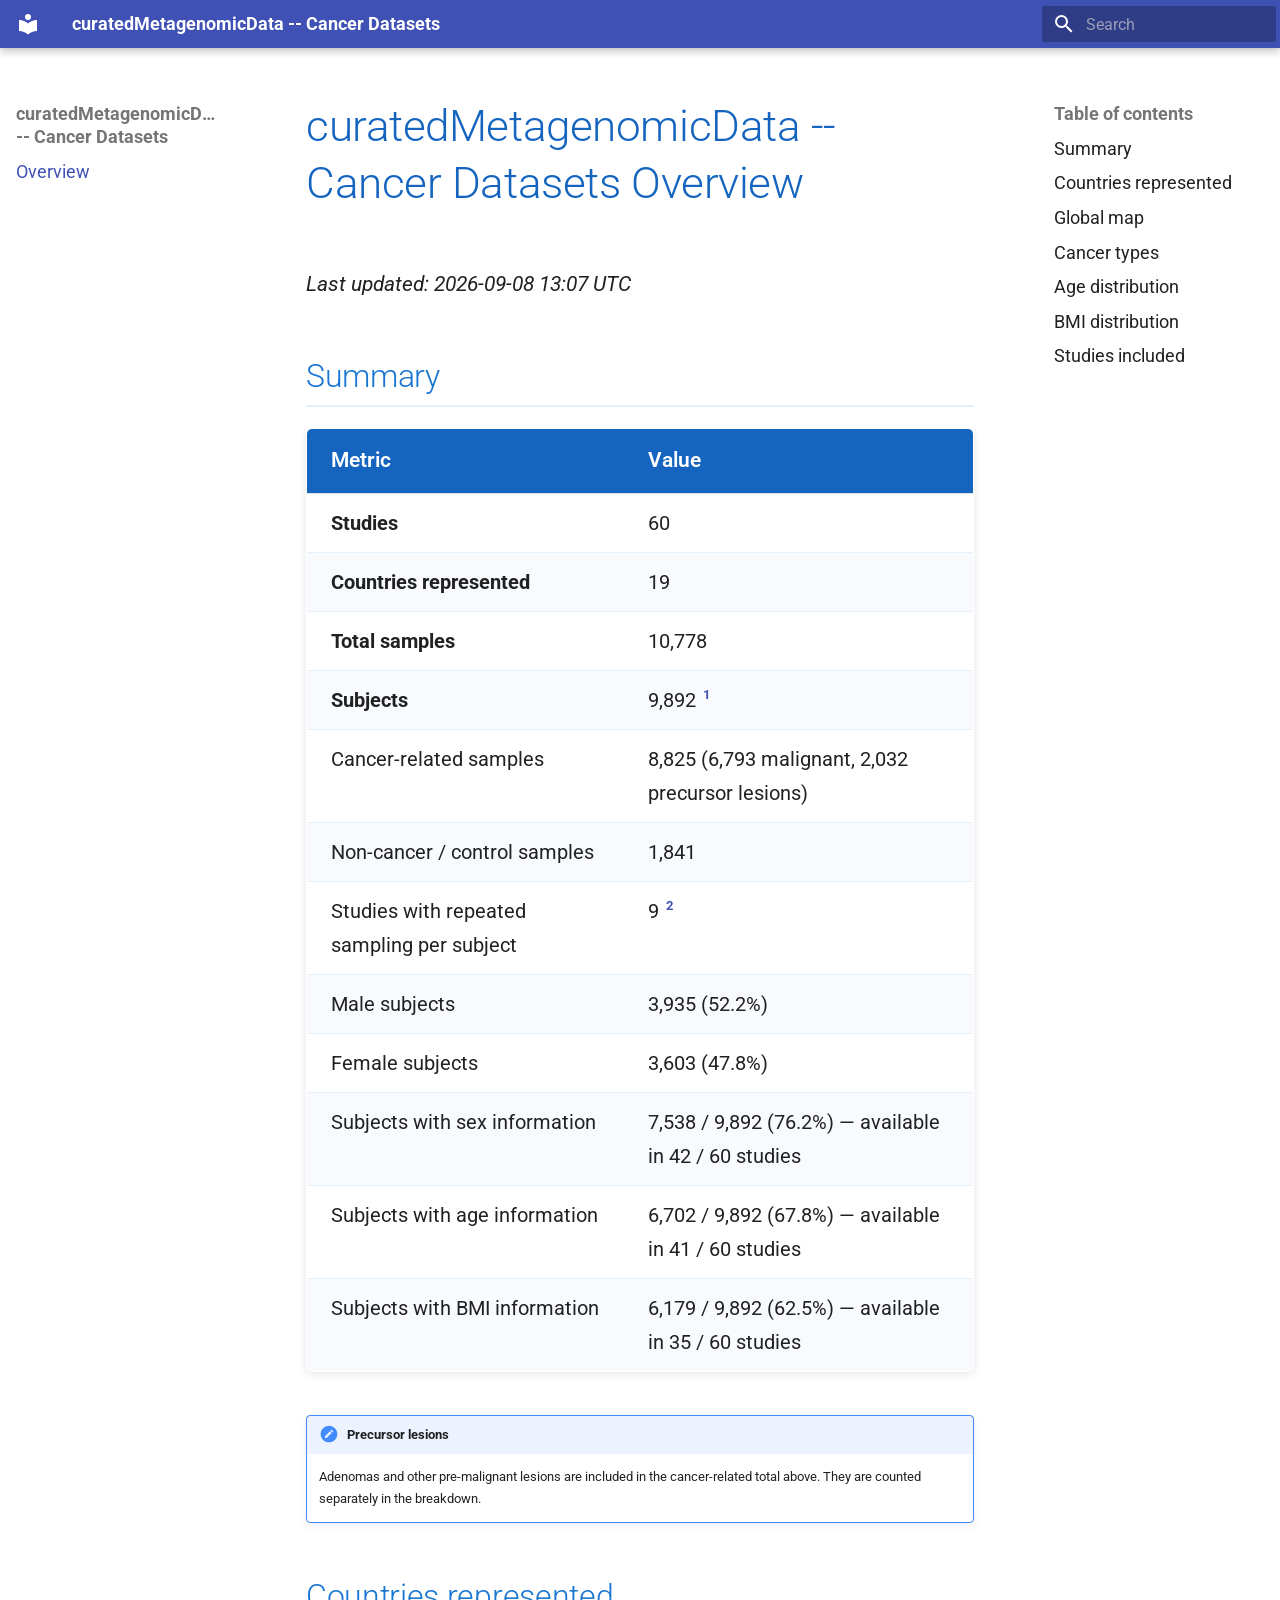
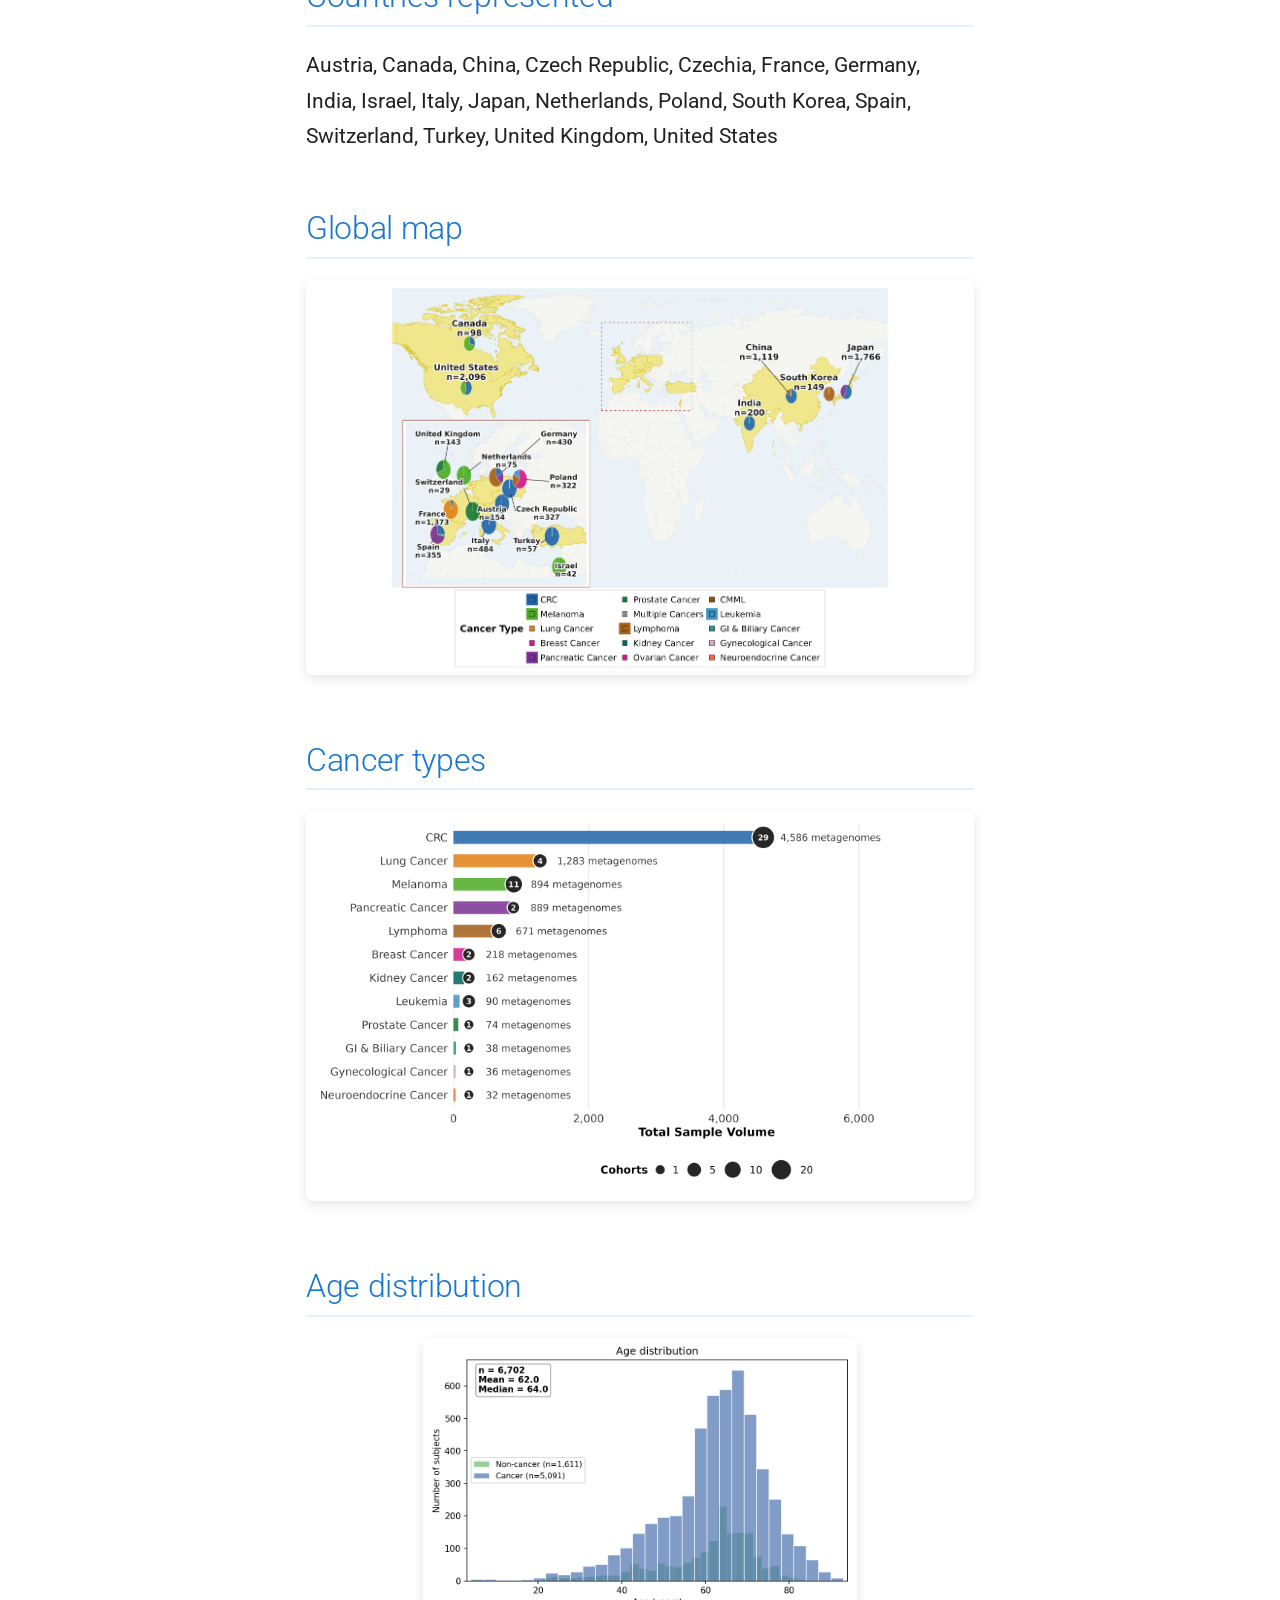
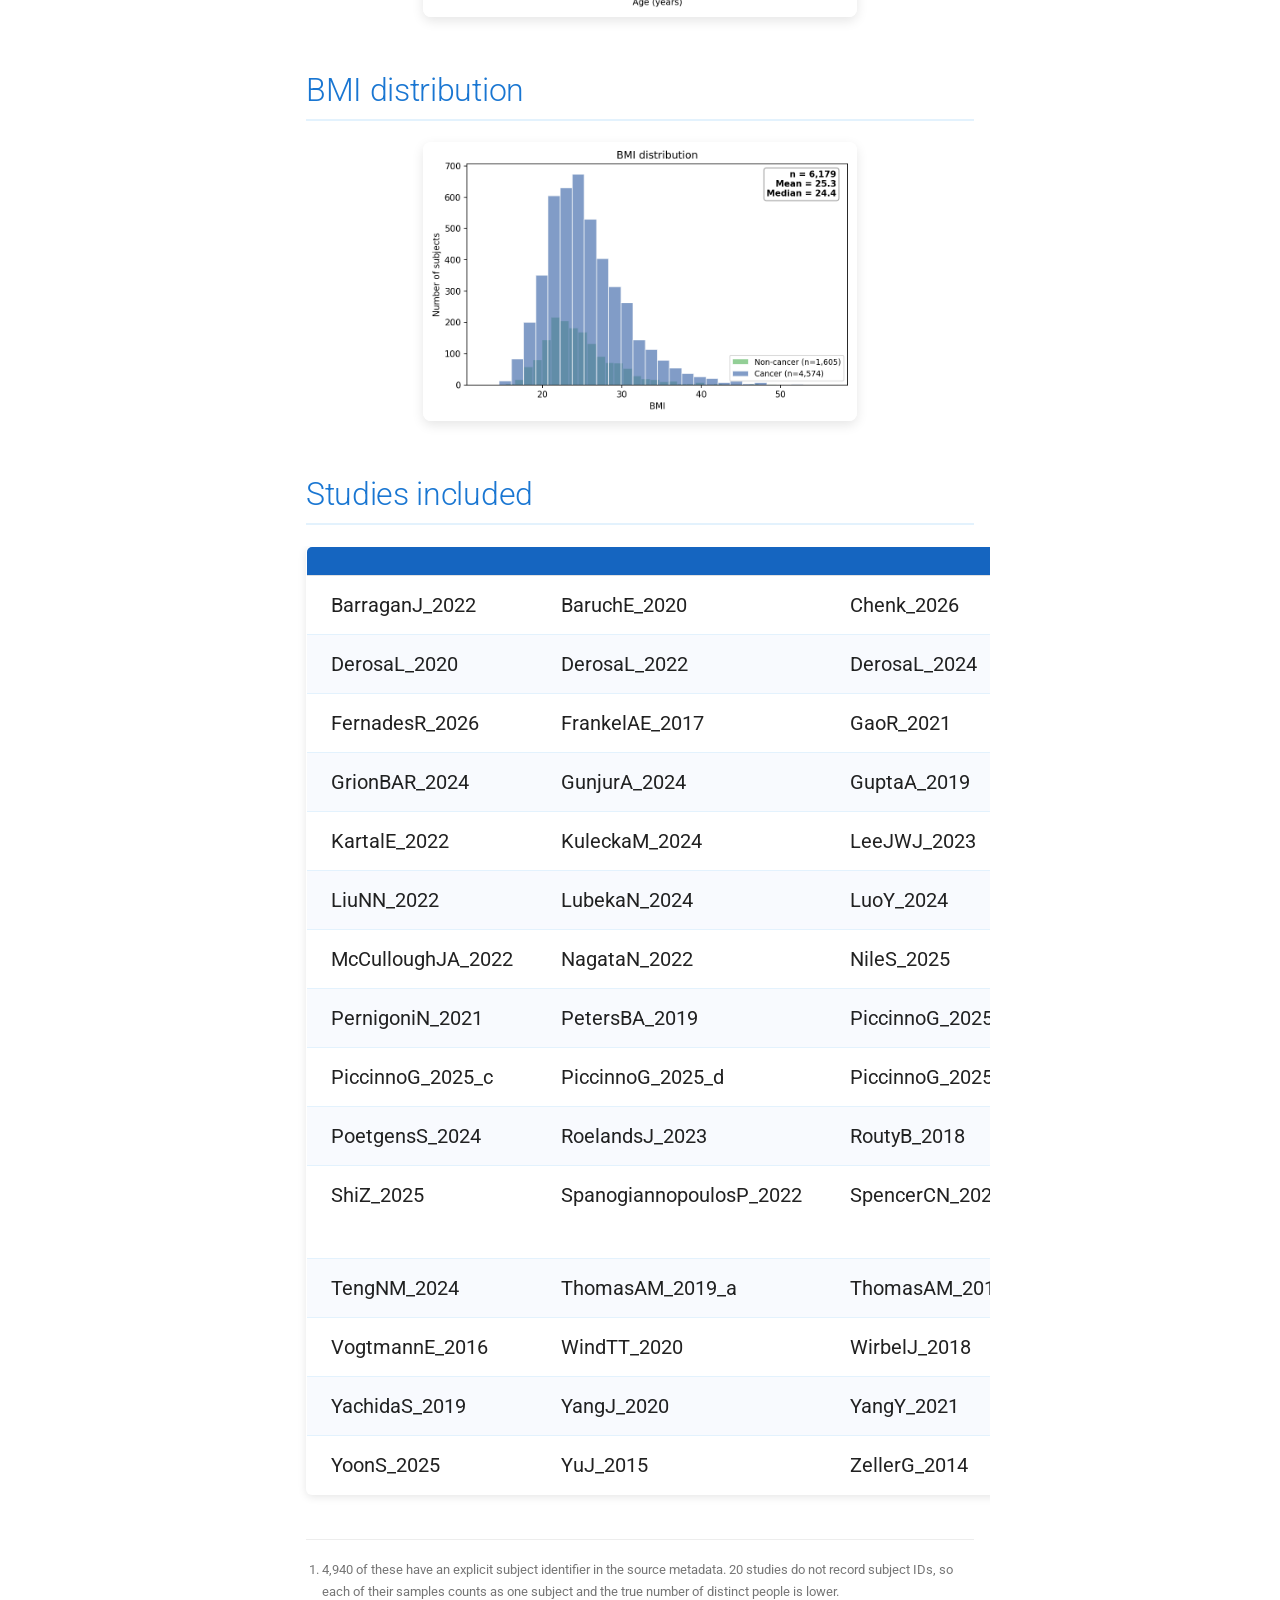
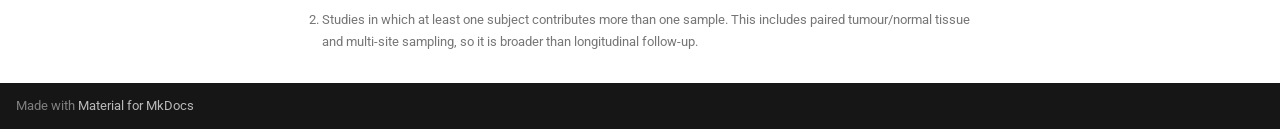
<file: index.html>
<!doctype html>
<html lang="en" class="no-js">
  <head>
    
      <meta charset="utf-8">
      <meta name="viewport" content="width=device-width,initial-scale=1">
      
      
      
      
      
      
        
      
      
      <link rel="icon" href="assets/images/favicon.png">
      <meta name="generator" content="mkdocs-1.6.1, mkdocs-material-9.7.6">
    
    
      
        <title>curatedMetagenomicData -- Cancer Datasets</title>
      
    
    
      <link rel="stylesheet" href="assets/stylesheets/main.484c7ddc.min.css">
      
      


    
    
      
    
    
      
        
        
        <link rel="preconnect" href="https://fonts.gstatic.com" crossorigin>
        <link rel="stylesheet" href="https://fonts.googleapis.com/css?family=Roboto:300,300i,400,400i,700,700i%7CRoboto+Mono:400,400i,700,700i&display=fallback">
        <style>:root{--md-text-font:"Roboto";--md-code-font:"Roboto Mono"}</style>
      
    
    
      <link rel="stylesheet" href="stylesheets/extra.css">
    
    <script>__md_scope=new URL(".",location),__md_hash=e=>[...e].reduce(((e,_)=>(e<<5)-e+_.charCodeAt(0)),0),__md_get=(e,_=localStorage,t=__md_scope)=>JSON.parse(_.getItem(t.pathname+"."+e)),__md_set=(e,_,t=localStorage,a=__md_scope)=>{try{t.setItem(a.pathname+"."+e,JSON.stringify(_))}catch(e){}}</script>
    
      

    
    
  </head>
  
  
    <body dir="ltr">
  
    
    <input class="md-toggle" data-md-toggle="drawer" type="checkbox" id="__drawer" autocomplete="off">
    <input class="md-toggle" data-md-toggle="search" type="checkbox" id="__search" autocomplete="off">
    <label class="md-overlay" for="__drawer"></label>
    <div data-md-component="skip">
      
        
        <a href="#curatedmetagenomicdata-cancer-datasets-overview" class="md-skip">
          Skip to content
        </a>
      
    </div>
    <div data-md-component="announce">
      
    </div>
    
    
      

  

<header class="md-header md-header--shadow" data-md-component="header">
  <nav class="md-header__inner md-grid" aria-label="Header">
    <a href="." title="curatedMetagenomicData -- Cancer Datasets" class="md-header__button md-logo" aria-label="curatedMetagenomicData -- Cancer Datasets" data-md-component="logo">
      
  
  <svg xmlns="http://www.w3.org/2000/svg" viewBox="0 0 24 24"><path d="M12 8a3 3 0 0 0 3-3 3 3 0 0 0-3-3 3 3 0 0 0-3 3 3 3 0 0 0 3 3m0 3.54C9.64 9.35 6.5 8 3 8v11c3.5 0 6.64 1.35 9 3.54 2.36-2.19 5.5-3.54 9-3.54V8c-3.5 0-6.64 1.35-9 3.54"/></svg>

    </a>
    <label class="md-header__button md-icon" for="__drawer">
      
      <svg xmlns="http://www.w3.org/2000/svg" viewBox="0 0 24 24"><path d="M3 6h18v2H3zm0 5h18v2H3zm0 5h18v2H3z"/></svg>
    </label>
    <div class="md-header__title" data-md-component="header-title">
      <div class="md-header__ellipsis">
        <div class="md-header__topic">
          <span class="md-ellipsis">
            curatedMetagenomicData -- Cancer Datasets
          </span>
        </div>
        <div class="md-header__topic" data-md-component="header-topic">
          <span class="md-ellipsis">
            
              Overview
            
          </span>
        </div>
      </div>
    </div>
    
    
      <script>var palette=__md_get("__palette");if(palette&&palette.color){if("(prefers-color-scheme)"===palette.color.media){var media=matchMedia("(prefers-color-scheme: light)"),input=document.querySelector(media.matches?"[data-md-color-media='(prefers-color-scheme: light)']":"[data-md-color-media='(prefers-color-scheme: dark)']");palette.color.media=input.getAttribute("data-md-color-media"),palette.color.scheme=input.getAttribute("data-md-color-scheme"),palette.color.primary=input.getAttribute("data-md-color-primary"),palette.color.accent=input.getAttribute("data-md-color-accent")}for(var[key,value]of Object.entries(palette.color))document.body.setAttribute("data-md-color-"+key,value)}</script>
    
    
    
      
      
        <label class="md-header__button md-icon" for="__search">
          
          <svg xmlns="http://www.w3.org/2000/svg" viewBox="0 0 24 24"><path d="M9.5 3A6.5 6.5 0 0 1 16 9.5c0 1.61-.59 3.09-1.56 4.23l.27.27h.79l5 5-1.5 1.5-5-5v-.79l-.27-.27A6.52 6.52 0 0 1 9.5 16 6.5 6.5 0 0 1 3 9.5 6.5 6.5 0 0 1 9.5 3m0 2C7 5 5 7 5 9.5S7 14 9.5 14 14 12 14 9.5 12 5 9.5 5"/></svg>
        </label>
        <div class="md-search" data-md-component="search" role="dialog">
  <label class="md-search__overlay" for="__search"></label>
  <div class="md-search__inner" role="search">
    <form class="md-search__form" name="search">
      <input type="text" class="md-search__input" name="query" aria-label="Search" placeholder="Search" autocapitalize="off" autocorrect="off" autocomplete="off" spellcheck="false" data-md-component="search-query" required>
      <label class="md-search__icon md-icon" for="__search">
        
        <svg xmlns="http://www.w3.org/2000/svg" viewBox="0 0 24 24"><path d="M9.5 3A6.5 6.5 0 0 1 16 9.5c0 1.61-.59 3.09-1.56 4.23l.27.27h.79l5 5-1.5 1.5-5-5v-.79l-.27-.27A6.52 6.52 0 0 1 9.5 16 6.5 6.5 0 0 1 3 9.5 6.5 6.5 0 0 1 9.5 3m0 2C7 5 5 7 5 9.5S7 14 9.5 14 14 12 14 9.5 12 5 9.5 5"/></svg>
        
        <svg xmlns="http://www.w3.org/2000/svg" viewBox="0 0 24 24"><path d="M20 11v2H8l5.5 5.5-1.42 1.42L4.16 12l7.92-7.92L13.5 5.5 8 11z"/></svg>
      </label>
      <nav class="md-search__options" aria-label="Search">
        
        <button type="reset" class="md-search__icon md-icon" title="Clear" aria-label="Clear" tabindex="-1">
          
          <svg xmlns="http://www.w3.org/2000/svg" viewBox="0 0 24 24"><path d="M19 6.41 17.59 5 12 10.59 6.41 5 5 6.41 10.59 12 5 17.59 6.41 19 12 13.41 17.59 19 19 17.59 13.41 12z"/></svg>
        </button>
      </nav>
      
    </form>
    <div class="md-search__output">
      <div class="md-search__scrollwrap" tabindex="0" data-md-scrollfix>
        <div class="md-search-result" data-md-component="search-result">
          <div class="md-search-result__meta">
            Initializing search
          </div>
          <ol class="md-search-result__list" role="presentation"></ol>
        </div>
      </div>
    </div>
  </div>
</div>
      
    
    
  </nav>
  
</header>
    
    <div class="md-container" data-md-component="container">
      
      
        
          
        
      
      <main class="md-main" data-md-component="main">
        <div class="md-main__inner md-grid">
          
            
              
              <div class="md-sidebar md-sidebar--primary" data-md-component="sidebar" data-md-type="navigation" >
                <div class="md-sidebar__scrollwrap">
                  <div class="md-sidebar__inner">
                    



<nav class="md-nav md-nav--primary" aria-label="Navigation" data-md-level="0">
  <label class="md-nav__title" for="__drawer">
    <a href="." title="curatedMetagenomicData -- Cancer Datasets" class="md-nav__button md-logo" aria-label="curatedMetagenomicData -- Cancer Datasets" data-md-component="logo">
      
  
  <svg xmlns="http://www.w3.org/2000/svg" viewBox="0 0 24 24"><path d="M12 8a3 3 0 0 0 3-3 3 3 0 0 0-3-3 3 3 0 0 0-3 3 3 3 0 0 0 3 3m0 3.54C9.64 9.35 6.5 8 3 8v11c3.5 0 6.64 1.35 9 3.54 2.36-2.19 5.5-3.54 9-3.54V8c-3.5 0-6.64 1.35-9 3.54"/></svg>

    </a>
    curatedMetagenomicData -- Cancer Datasets
  </label>
  
  <ul class="md-nav__list" data-md-scrollfix>
    
      
      
  
  
    
  
  
  
    <li class="md-nav__item md-nav__item--active">
      
      <input class="md-nav__toggle md-toggle" type="checkbox" id="__toc">
      
      
        
      
      
        <label class="md-nav__link md-nav__link--active" for="__toc">
          
  
  
  <span class="md-ellipsis">
    
  
    Overview
  

    
  </span>
  
  

          <span class="md-nav__icon md-icon"></span>
        </label>
      
      <a href="." class="md-nav__link md-nav__link--active">
        
  
  
  <span class="md-ellipsis">
    
  
    Overview
  

    
  </span>
  
  

      </a>
      
        

<nav class="md-nav md-nav--secondary" aria-label="Table of contents">
  
  
  
    
  
  
    <label class="md-nav__title" for="__toc">
      <span class="md-nav__icon md-icon"></span>
      Table of contents
    </label>
    <ul class="md-nav__list" data-md-component="toc" data-md-scrollfix>
      
        <li class="md-nav__item">
  <a href="#summary" class="md-nav__link">
    <span class="md-ellipsis">
      
        Summary
      
    </span>
  </a>
  
</li>
      
        <li class="md-nav__item">
  <a href="#countries-represented" class="md-nav__link">
    <span class="md-ellipsis">
      
        Countries represented
      
    </span>
  </a>
  
</li>
      
        <li class="md-nav__item">
  <a href="#global-map" class="md-nav__link">
    <span class="md-ellipsis">
      
        Global map
      
    </span>
  </a>
  
</li>
      
        <li class="md-nav__item">
  <a href="#cancer-types" class="md-nav__link">
    <span class="md-ellipsis">
      
        Cancer types
      
    </span>
  </a>
  
</li>
      
        <li class="md-nav__item">
  <a href="#age-distribution" class="md-nav__link">
    <span class="md-ellipsis">
      
        Age distribution
      
    </span>
  </a>
  
</li>
      
        <li class="md-nav__item">
  <a href="#bmi-distribution" class="md-nav__link">
    <span class="md-ellipsis">
      
        BMI distribution
      
    </span>
  </a>
  
</li>
      
        <li class="md-nav__item">
  <a href="#studies-included" class="md-nav__link">
    <span class="md-ellipsis">
      
        Studies included
      
    </span>
  </a>
  
</li>
      
    </ul>
  
</nav>
      
    </li>
  

    
  </ul>
</nav>
                  </div>
                </div>
              </div>
            
            
              
              <div class="md-sidebar md-sidebar--secondary" data-md-component="sidebar" data-md-type="toc" >
                <div class="md-sidebar__scrollwrap">
                  <div class="md-sidebar__inner">
                    

<nav class="md-nav md-nav--secondary" aria-label="Table of contents">
  
  
  
    
  
  
    <label class="md-nav__title" for="__toc">
      <span class="md-nav__icon md-icon"></span>
      Table of contents
    </label>
    <ul class="md-nav__list" data-md-component="toc" data-md-scrollfix>
      
        <li class="md-nav__item">
  <a href="#summary" class="md-nav__link">
    <span class="md-ellipsis">
      
        Summary
      
    </span>
  </a>
  
</li>
      
        <li class="md-nav__item">
  <a href="#countries-represented" class="md-nav__link">
    <span class="md-ellipsis">
      
        Countries represented
      
    </span>
  </a>
  
</li>
      
        <li class="md-nav__item">
  <a href="#global-map" class="md-nav__link">
    <span class="md-ellipsis">
      
        Global map
      
    </span>
  </a>
  
</li>
      
        <li class="md-nav__item">
  <a href="#cancer-types" class="md-nav__link">
    <span class="md-ellipsis">
      
        Cancer types
      
    </span>
  </a>
  
</li>
      
        <li class="md-nav__item">
  <a href="#age-distribution" class="md-nav__link">
    <span class="md-ellipsis">
      
        Age distribution
      
    </span>
  </a>
  
</li>
      
        <li class="md-nav__item">
  <a href="#bmi-distribution" class="md-nav__link">
    <span class="md-ellipsis">
      
        BMI distribution
      
    </span>
  </a>
  
</li>
      
        <li class="md-nav__item">
  <a href="#studies-included" class="md-nav__link">
    <span class="md-ellipsis">
      
        Studies included
      
    </span>
  </a>
  
</li>
      
    </ul>
  
</nav>
                  </div>
                </div>
              </div>
            
          
          
            <div class="md-content" data-md-component="content">
              
              <article class="md-content__inner md-typeset">
                
                  



<h1 id="curatedmetagenomicdata-cancer-datasets-overview">curatedMetagenomicData -- Cancer Datasets Overview</h1>
<p><em>Last updated: 2026-09-08 13:07 UTC</em></p>
<h2 id="summary">Summary</h2>
<table>
<thead>
<tr>
<th>Metric</th>
<th>Value</th>
</tr>
</thead>
<tbody>
<tr>
<td><strong>Studies</strong></td>
<td>60</td>
</tr>
<tr>
<td><strong>Countries represented</strong></td>
<td>19</td>
</tr>
<tr>
<td><strong>Total samples</strong></td>
<td>10,778</td>
</tr>
<tr>
<td><strong>Subjects</strong></td>
<td>9,892 <sup id="fnref:denominator"><a class="footnote-ref" href="#fn:denominator">1</a></sup></td>
</tr>
<tr>
<td>Cancer-related samples</td>
<td>8,825 (6,793 malignant, 2,032 precursor lesions)</td>
</tr>
<tr>
<td>Non-cancer / control samples</td>
<td>1,841</td>
</tr>
<tr>
<td>Studies with repeated sampling per subject</td>
<td>9 <sup id="fnref:repeated"><a class="footnote-ref" href="#fn:repeated">2</a></sup></td>
</tr>
<tr>
<td>Male subjects</td>
<td>3,935 (52.2%)</td>
</tr>
<tr>
<td>Female subjects</td>
<td>3,603 (47.8%)</td>
</tr>
<tr>
<td>Subjects with sex information</td>
<td>7,538 / 9,892 (76.2%) — available in 42 / 60 studies</td>
</tr>
<tr>
<td>Subjects with age information</td>
<td>6,702 / 9,892 (67.8%) — available in 41 / 60 studies</td>
</tr>
<tr>
<td>Subjects with BMI information</td>
<td>6,179 / 9,892 (62.5%) — available in 35 / 60 studies</td>
</tr>
</tbody>
</table>
<div class="admonition note">
<p class="admonition-title">Precursor lesions</p>
<p>Adenomas and other pre-malignant lesions are included in the cancer-related
total above. They are counted separately in the breakdown.</p>
</div>
<h2 id="countries-represented">Countries represented</h2>
<p>Austria, Canada, China, Czech Republic, Czechia, France, Germany, India, Israel, Italy, Japan, Netherlands, Poland, South Korea, Spain, Switzerland, Turkey, United Kingdom, United States</p>
<h2 id="global-map">Global map</h2>
<p><img alt="Global map" src="assets/Fig1_global_map.png" /></p>
<h2 id="cancer-types">Cancer types</h2>
<p><img alt="Cancer types" src="assets/Fig2_cancer_types.png" /></p>
<h2 id="age-distribution">Age distribution</h2>
<p><img alt="Age distribution" src="assets/age_distribution.png" /></p>
<h2 id="bmi-distribution">BMI distribution</h2>
<p><img alt="BMI distribution" src="assets/bmi_distribution.png" /></p>
<h2 id="studies-included">Studies included</h2>
<table>
<thead>
<tr>
<th style="text-align: left;"></th>
<th style="text-align: left;"></th>
<th style="text-align: left;"></th>
<th style="text-align: left;"></th>
</tr>
</thead>
<tbody>
<tr>
<td style="text-align: left;">BarraganJ_2022</td>
<td style="text-align: left;">BaruchE_2020</td>
<td style="text-align: left;">Chenk_2026</td>
<td style="text-align: left;">DavarD_2021</td>
</tr>
<tr>
<td style="text-align: left;">DerosaL_2020</td>
<td style="text-align: left;">DerosaL_2022</td>
<td style="text-align: left;">DerosaL_2024</td>
<td style="text-align: left;">FengQ_2015</td>
</tr>
<tr>
<td style="text-align: left;">FernadesR_2026</td>
<td style="text-align: left;">FrankelAE_2017</td>
<td style="text-align: left;">GaoR_2021</td>
<td style="text-align: left;">GopalakrishnanV_2018</td>
</tr>
<tr>
<td style="text-align: left;">GrionBAR_2024</td>
<td style="text-align: left;">GunjurA_2024</td>
<td style="text-align: left;">GuptaA_2019</td>
<td style="text-align: left;">HanniganGD_2017</td>
</tr>
<tr>
<td style="text-align: left;">KartalE_2022</td>
<td style="text-align: left;">KuleckaM_2024</td>
<td style="text-align: left;">LeeJWJ_2023</td>
<td style="text-align: left;">LeeKA_2022</td>
</tr>
<tr>
<td style="text-align: left;">LiuNN_2022</td>
<td style="text-align: left;">LubekaN_2024</td>
<td style="text-align: left;">LuoY_2024</td>
<td style="text-align: left;">MatsonV_2018</td>
</tr>
<tr>
<td style="text-align: left;">McCulloughJA_2022</td>
<td style="text-align: left;">NagataN_2022</td>
<td style="text-align: left;">NileS_2025</td>
<td style="text-align: left;">NofinskaB_2026</td>
</tr>
<tr>
<td style="text-align: left;">PernigoniN_2021</td>
<td style="text-align: left;">PetersBA_2019</td>
<td style="text-align: left;">PiccinnoG_2025_a</td>
<td style="text-align: left;">PiccinnoG_2025_b</td>
</tr>
<tr>
<td style="text-align: left;">PiccinnoG_2025_c</td>
<td style="text-align: left;">PiccinnoG_2025_d</td>
<td style="text-align: left;">PiccinnoG_2025_e</td>
<td style="text-align: left;">PiccinnoG_2025_f</td>
</tr>
<tr>
<td style="text-align: left;">PoetgensS_2024</td>
<td style="text-align: left;">RoelandsJ_2023</td>
<td style="text-align: left;">RoutyB_2018</td>
<td style="text-align: left;">Routy_2023</td>
</tr>
<tr>
<td style="text-align: left;">ShiZ_2025</td>
<td style="text-align: left;">SpanogiannopoulosP_2022</td>
<td style="text-align: left;">SpencerCN_2021</td>
<td style="text-align: left;">Stein-ThoeringerCK_2023</td>
</tr>
<tr>
<td style="text-align: left;">TengNM_2024</td>
<td style="text-align: left;">ThomasAM_2019_a</td>
<td style="text-align: left;">ThomasAM_2019_b</td>
<td style="text-align: left;">ThomasAM_2019_c</td>
</tr>
<tr>
<td style="text-align: left;">VogtmannE_2016</td>
<td style="text-align: left;">WindTT_2020</td>
<td style="text-align: left;">WirbelJ_2018</td>
<td style="text-align: left;">XuJ_2022</td>
</tr>
<tr>
<td style="text-align: left;">YachidaS_2019</td>
<td style="text-align: left;">YangJ_2020</td>
<td style="text-align: left;">YangY_2021</td>
<td style="text-align: left;">YoonS_2023</td>
</tr>
<tr>
<td style="text-align: left;">YoonS_2025</td>
<td style="text-align: left;">YuJ_2015</td>
<td style="text-align: left;">ZellerG_2014</td>
<td style="text-align: left;">ZhangY_2023</td>
</tr>
</tbody>
</table>
<div class="footnote">
<hr />
<ol>
<li id="fn:denominator">
<p>4,940 of these have an explicit subject identifier in the
source metadata. 20 studies do not record subject IDs, so each of
their samples counts as one subject and the true number of distinct people is lower.&#160;<a class="footnote-backref" href="#fnref:denominator" title="Jump back to footnote 1 in the text">&#8617;</a></p>
</li>
<li id="fn:repeated">
<p>Studies in which at least one subject contributes more than one sample.
This includes paired tumour/normal tissue and multi-site sampling, so it is
broader than longitudinal follow-up.&#160;<a class="footnote-backref" href="#fnref:repeated" title="Jump back to footnote 2 in the text">&#8617;</a></p>
</li>
</ol>
</div>












                
              </article>
            </div>
          
          
<script>var target=document.getElementById(location.hash.slice(1));target&&target.name&&(target.checked=target.name.startsWith("__tabbed_"))</script>
        </div>
        
      </main>
      
        <footer class="md-footer">
  
  <div class="md-footer-meta md-typeset">
    <div class="md-footer-meta__inner md-grid">
      <div class="md-copyright">
  
  
    Made with
    <a href="https://squidfunk.github.io/mkdocs-material/" target="_blank" rel="noopener">
      Material for MkDocs
    </a>
  
</div>
      
    </div>
  </div>
</footer>
      
    </div>
    <div class="md-dialog" data-md-component="dialog">
      <div class="md-dialog__inner md-typeset"></div>
    </div>
    
    
    
      
      
      <script id="__config" type="application/json">{"annotate": null, "base": ".", "features": ["navigation.expand"], "search": "assets/javascripts/workers/search.2c215733.min.js", "tags": null, "translations": {"clipboard.copied": "Copied to clipboard", "clipboard.copy": "Copy to clipboard", "search.result.more.one": "1 more on this page", "search.result.more.other": "# more on this page", "search.result.none": "No matching documents", "search.result.one": "1 matching document", "search.result.other": "# matching documents", "search.result.placeholder": "Type to start searching", "search.result.term.missing": "Missing", "select.version": "Select version"}, "version": null}</script>
    
    
      <script src="assets/javascripts/bundle.79ae519e.min.js"></script>
      
    
  </body>
</html>
</file>
<file: stylesheets/extra.css>
/* Override Material theme grid */
.md-grid { max-width: 100% !important; }
.md-content { max-width: 100% !important; }
.md-content__inner {
    max-width: 100% !important;
    padding-left: 2rem !important;
    padding-right: 2rem !important;
    font-family: -apple-system, BlinkMacSystemFont, "Segoe UI", Roboto, sans-serif !important;
}

/* Base font - consistent throughout */
.md-typeset {
    font-size: 1.05rem !important;
    line-height: 1.7 !important;
    font-family: -apple-system, BlinkMacSystemFont, "Segoe UI", Roboto, sans-serif !important;
}

/* Summary table */
.md-typeset table {
    width: 100% !important;
    border-collapse: collapse !important;
    font-size: 1.0rem !important;
    font-family: -apple-system, BlinkMacSystemFont, "Segoe UI", Roboto, sans-serif !important;
    display: table !important;
    box-shadow: 0 2px 8px rgba(0,0,0,0.1) !important;
    border-radius: 6px !important;
    overflow: hidden !important;
}
.md-typeset table th {
    background-color: #1565C0 !important;
    color: white !important;
    padding: 14px 24px !important;
    font-size: 1.05rem !important;
    font-weight: 600 !important;
    font-family: -apple-system, BlinkMacSystemFont, "Segoe UI", Roboto, sans-serif !important;
}
.md-typeset table td {
    padding: 12px 24px !important;
    border-bottom: 1px solid #E3F2FD !important;
    font-family: -apple-system, BlinkMacSystemFont, "Segoe UI", Roboto, sans-serif !important;
    font-size: 1.0rem !important;
}
.md-typeset table tr:nth-child(even) td {
    background-color: #F8FAFE !important;
}
.md-typeset table tr:hover td {
    background-color: #E3F2FD !important;
}

/* Studies HTML table */
table.studies-table {
    width: 100% !important;
    border-collapse: collapse !important;
    margin-top: 1rem !important;
    box-shadow: 0 2px 8px rgba(0,0,0,0.08) !important;
}
table.studies-table td {
    padding: 10px 16px !important;
    border: 1px solid #E8EAF6 !important;
    font-size: 0.95rem !important;
    font-family: -apple-system, BlinkMacSystemFont, "Segoe UI", Roboto, sans-serif !important;
    color: #37474F !important;
    width: 25% !important;
}
table.studies-table tr:nth-child(even) td {
    background-color: #F5F7FF !important;
}
table.studies-table tr:hover td {
    background-color: #E8EAF6 !important;
    color: #1565C0 !important;
}

/* Images */
img[alt="Global map"] {
    width: 100% !important;
    max-width: 100% !important;
    height: auto !important;
    border-radius: 8px !important;
    box-shadow: 0 4px 12px rgba(0,0,0,0.1) !important;
}
img[alt="Cancer types"] {
    width: 100% !important;
    max-width: 100% !important;
    height: auto !important;
    border-radius: 8px !important;
    box-shadow: 0 4px 12px rgba(0,0,0,0.1) !important;
}
img[alt="Age distribution"],
img[alt="BMI distribution"] {
    width: 65% !important;
    height: auto !important;
    display: block !important;
    margin: 0 auto !important;
    border-radius: 8px !important;
    box-shadow: 0 4px 12px rgba(0,0,0,0.1) !important;
}

/* Headings */
.md-typeset h1 { font-size: 2.2rem !important; color: #1565C0 !important; }
.md-typeset h2 { font-size: 1.6rem !important; color: #1976D2 !important; border-bottom: 2px solid #E3F2FD !important; padding-bottom: 0.3rem !important; }

/* TOC */
.md-nav__title { font-size: 0.9rem !important; }
.md-nav__item { font-size: 0.9rem !important; }
.md-nav__link { font-size: 0.9rem !important; }

/* Hide studies table header */
#studies-included + table thead,
#studies-included + table th {
    display: none !important;
}

/* Hide studies table header row */
#studies-included + table thead tr {
    display: none !important;
}

/* Hide studies table header - more specific */
h2#studies-included + table thead,
h2#studies-included + table thead tr,
h2#studies-included + table th {
    display: none !important;
    visibility: hidden !important;
    height: 0 !important;
    padding: 0 !important;
    border: none !important;
}
</file>
<file: assets/stylesheets/main.484c7ddc.min.css>
@charset "UTF-8";html{-webkit-text-size-adjust:none;-moz-text-size-adjust:none;text-size-adjust:none;box-sizing:border-box}*,:after,:before{box-sizing:inherit}@media (prefers-reduced-motion){*,:after,:before{transition:none!important}}body{margin:0}a,button,input,label{-webkit-tap-highlight-color:transparent}a{color:inherit;text-decoration:none}hr{border:0;box-sizing:initial;display:block;height:.05rem;overflow:visible;padding:0}small{font-size:80%}sub,sup{line-height:1em}img{border-style:none}table{border-collapse:initial;border-spacing:0}td,th{font-weight:400;vertical-align:top}button{background:#0000;border:0;font-family:inherit;font-size:inherit;margin:0;padding:0}input{border:0;outline:none}:root{--md-primary-fg-color:#4051b5;--md-primary-fg-color--light:#5d6cc0;--md-primary-fg-color--dark:#303fa1;--md-primary-bg-color:#fff;--md-primary-bg-color--light:#ffffffb3;--md-accent-fg-color:#526cfe;--md-accent-fg-color--transparent:#526cfe1a;--md-accent-bg-color:#fff;--md-accent-bg-color--light:#ffffffb3}[data-md-color-scheme=default]{color-scheme:light}[data-md-color-scheme=default] img[src$="#gh-dark-mode-only"],[data-md-color-scheme=default] img[src$="#only-dark"]{display:none}:root,[data-md-color-scheme=default]{--md-hue:225deg;--md-default-fg-color:#000000de;--md-default-fg-color--light:#0000008a;--md-default-fg-color--lighter:#00000052;--md-default-fg-color--lightest:#00000012;--md-default-bg-color:#fff;--md-default-bg-color--light:#ffffffb3;--md-default-bg-color--lighter:#ffffff4d;--md-default-bg-color--lightest:#ffffff1f;--md-code-fg-color:#36464e;--md-code-bg-color:#f5f5f5;--md-code-bg-color--light:#f5f5f5b3;--md-code-bg-color--lighter:#f5f5f54d;--md-code-hl-color:#4287ff;--md-code-hl-color--light:#4287ff1a;--md-code-hl-number-color:#d52a2a;--md-code-hl-special-color:#db1457;--md-code-hl-function-color:#a846b9;--md-code-hl-constant-color:#6e59d9;--md-code-hl-keyword-color:#3f6ec6;--md-code-hl-string-color:#1c7d4d;--md-code-hl-name-color:var(--md-code-fg-color);--md-code-hl-operator-color:var(--md-default-fg-color--light);--md-code-hl-punctuation-color:var(--md-default-fg-color--light);--md-code-hl-comment-color:var(--md-default-fg-color--light);--md-code-hl-generic-color:var(--md-default-fg-color--light);--md-code-hl-variable-color:var(--md-default-fg-color--light);--md-typeset-color:var(--md-default-fg-color);--md-typeset-a-color:var(--md-primary-fg-color);--md-typeset-del-color:#f5503d26;--md-typeset-ins-color:#0bd57026;--md-typeset-kbd-color:#fafafa;--md-typeset-kbd-accent-color:#fff;--md-typeset-kbd-border-color:#b8b8b8;--md-typeset-mark-color:#ffff0080;--md-typeset-table-color:#0000001f;--md-typeset-table-color--light:rgba(0,0,0,.035);--md-admonition-fg-color:var(--md-default-fg-color);--md-admonition-bg-color:var(--md-default-bg-color);--md-warning-fg-color:#000000de;--md-warning-bg-color:#ff9;--md-footer-fg-color:#fff;--md-footer-fg-color--light:#ffffffb3;--md-footer-fg-color--lighter:#ffffff73;--md-footer-bg-color:#000000de;--md-footer-bg-color--dark:#00000052;--md-shadow-z1:0 0.2rem 0.5rem #0000000d,0 0 0.05rem #0000001a;--md-shadow-z2:0 0.2rem 0.5rem #0000001a,0 0 0.05rem #00000040;--md-shadow-z3:0 0.2rem 0.5rem #0003,0 0 0.05rem #00000059}.md-icon svg{fill:currentcolor;display:block;height:1.2rem;width:1.2rem}body{-webkit-font-smoothing:antialiased;-moz-osx-font-smoothing:grayscale;--md-text-font-family:var(--md-text-font,_),-apple-system,BlinkMacSystemFont,Helvetica,Arial,sans-serif;--md-code-font-family:var(--md-code-font,_),SFMono-Regular,Consolas,Menlo,monospace}aside,body,input{font-feature-settings:"kern","liga";color:var(--md-typeset-color);font-family:var(--md-text-font-family)}code,kbd,pre{font-feature-settings:"kern";font-family:var(--md-code-font-family)}:root{--md-typeset-table-sort-icon:url('data:image/svg+xml;charset=utf-8,<svg xmlns="http://www.w3.org/2000/svg" viewBox="0 0 24 24"><path d="m18 21-4-4h3V7h-3l4-4 4 4h-3v10h3M2 19v-2h10v2M2 13v-2h7v2M2 7V5h4v2z"/></svg>');--md-typeset-table-sort-icon--asc:url('data:image/svg+xml;charset=utf-8,<svg xmlns="http://www.w3.org/2000/svg" viewBox="0 0 24 24"><path d="M19 17h3l-4 4-4-4h3V3h2M2 17h10v2H2M6 5v2H2V5m0 6h7v2H2z"/></svg>');--md-typeset-table-sort-icon--desc:url('data:image/svg+xml;charset=utf-8,<svg xmlns="http://www.w3.org/2000/svg" viewBox="0 0 24 24"><path d="M19 7h3l-4-4-4 4h3v14h2M2 17h10v2H2M6 5v2H2V5m0 6h7v2H2z"/></svg>')}.md-typeset{-webkit-print-color-adjust:exact;color-adjust:exact;font-size:.8rem;line-height:1.6;overflow-wrap:break-word}@media print{.md-typeset{font-size:.68rem}}.md-typeset blockquote,.md-typeset dl,.md-typeset figure,.md-typeset ol,.md-typeset pre,.md-typeset ul{margin-bottom:1em;margin-top:1em}.md-typeset h1{color:var(--md-default-fg-color--light);font-size:2em;line-height:1.3;margin:0 0 1.25em}.md-typeset h1,.md-typeset h2{font-weight:300;letter-spacing:-.01em}.md-typeset h2{font-size:1.5625em;line-height:1.4;margin:1.6em 0 .64em}.md-typeset h3{font-size:1.25em;font-weight:400;letter-spacing:-.01em;line-height:1.5;margin:1.6em 0 .8em}.md-typeset h2+h3{margin-top:.8em}.md-typeset h4{font-weight:700;letter-spacing:-.01em;margin:1em 0}.md-typeset h5,.md-typeset h6{color:var(--md-default-fg-color--light);font-size:.8em;font-weight:700;letter-spacing:-.01em;margin:1.25em 0}.md-typeset h5{text-transform:uppercase}.md-typeset h5 code{text-transform:none}.md-typeset hr{border-bottom:.05rem solid var(--md-default-fg-color--lightest);display:flow-root;margin:1.5em 0}.md-typeset a{color:var(--md-typeset-a-color);word-break:break-word}.md-typeset a,.md-typeset a:before{transition:color 125ms}.md-typeset a:focus,.md-typeset a:hover{color:var(--md-accent-fg-color)}.md-typeset a:focus code,.md-typeset a:hover code{background-color:var(--md-accent-fg-color--transparent);color:var(--md-accent-fg-color)}.md-typeset a code{color:var(--md-typeset-a-color)}.md-typeset a.focus-visible{outline-color:var(--md-accent-fg-color);outline-offset:.2rem}.md-typeset code,.md-typeset kbd,.md-typeset pre{color:var(--md-code-fg-color);direction:ltr;font-variant-ligatures:none;transition:background-color 125ms}@media print{.md-typeset code,.md-typeset kbd,.md-typeset pre{white-space:pre-wrap}}.md-typeset code{background-color:var(--md-code-bg-color);border-radius:.1rem;-webkit-box-decoration-break:clone;box-decoration-break:clone;font-size:.85em;padding:0 .2941176471em;transition:color 125ms,background-color 125ms;word-break:break-word}.md-typeset code:not(.focus-visible){-webkit-tap-highlight-color:transparent;outline:none}.md-typeset pre{display:flow-root;line-height:1.4;position:relative}.md-typeset pre>code{-webkit-box-decoration-break:slice;box-decoration-break:slice;box-shadow:none;display:block;margin:0;outline-color:var(--md-accent-fg-color);overflow:auto;padding:.7720588235em 1.1764705882em;scrollbar-color:var(--md-default-fg-color--lighter) #0000;scrollbar-width:thin;touch-action:auto;word-break:normal}.md-typeset pre>code:hover{scrollbar-color:var(--md-accent-fg-color) #0000}.md-typeset pre>code::-webkit-scrollbar{height:.2rem;width:.2rem}.md-typeset pre>code::-webkit-scrollbar-thumb{background-color:var(--md-default-fg-color--lighter)}.md-typeset pre>code::-webkit-scrollbar-thumb:hover{background-color:var(--md-accent-fg-color)}.md-typeset kbd{background-color:var(--md-typeset-kbd-color);border-radius:.1rem;box-shadow:0 .1rem 0 .05rem var(--md-typeset-kbd-border-color),0 .1rem 0 var(--md-typeset-kbd-border-color),0 -.1rem .2rem var(--md-typeset-kbd-accent-color) inset;color:var(--md-default-fg-color);display:inline-block;font-size:.75em;padding:0 .6666666667em;vertical-align:text-top;word-break:break-word}.md-typeset mark{background-color:var(--md-typeset-mark-color);-webkit-box-decoration-break:clone;box-decoration-break:clone;color:inherit;word-break:break-word}.md-typeset abbr{cursor:help;text-decoration:none}.md-typeset [data-preview],.md-typeset abbr{border-bottom:.05rem dotted var(--md-default-fg-color--light)}.md-typeset small{opacity:.75}[dir=ltr] .md-typeset sub,[dir=ltr] .md-typeset sup{margin-left:.078125em}[dir=rtl] .md-typeset sub,[dir=rtl] .md-typeset sup{margin-right:.078125em}[dir=ltr] .md-typeset blockquote{padding-left:.6rem}[dir=rtl] .md-typeset blockquote{padding-right:.6rem}[dir=ltr] .md-typeset blockquote{border-left:.2rem solid var(--md-default-fg-color--lighter)}[dir=rtl] .md-typeset blockquote{border-right:.2rem solid var(--md-default-fg-color--lighter)}.md-typeset blockquote{color:var(--md-default-fg-color--light);margin-left:0;margin-right:0}.md-typeset ul{list-style-type:disc}.md-typeset ul[type]{list-style-type:revert-layer}[dir=ltr] .md-typeset ol,[dir=ltr] .md-typeset ul{margin-left:.625em}[dir=rtl] .md-typeset ol,[dir=rtl] .md-typeset ul{margin-right:.625em}.md-typeset ol,.md-typeset ul{padding:0}.md-typeset ol:not([hidden]),.md-typeset ul:not([hidden]){display:flow-root}.md-typeset ol ol,.md-typeset ul ol{list-style-type:lower-alpha}.md-typeset ol ol ol,.md-typeset ul ol ol{list-style-type:lower-roman}.md-typeset ol ol ol ol,.md-typeset ul ol ol ol{list-style-type:upper-alpha}.md-typeset ol ol ol ol ol,.md-typeset ul ol ol ol ol{list-style-type:upper-roman}.md-typeset ol[type],.md-typeset ul[type]{list-style-type:revert-layer}[dir=ltr] .md-typeset ol li,[dir=ltr] .md-typeset ul li{margin-left:1.25em}[dir=rtl] .md-typeset ol li,[dir=rtl] .md-typeset ul li{margin-right:1.25em}.md-typeset ol li,.md-typeset ul li{margin-bottom:.5em}.md-typeset ol li blockquote,.md-typeset ol li p,.md-typeset ul li blockquote,.md-typeset ul li p{margin:.5em 0}.md-typeset ol li:last-child,.md-typeset ul li:last-child{margin-bottom:0}[dir=ltr] .md-typeset ol li ol,[dir=ltr] .md-typeset ol li ul,[dir=ltr] .md-typeset ul li ol,[dir=ltr] .md-typeset ul li ul{margin-left:.625em}[dir=rtl] .md-typeset ol li ol,[dir=rtl] .md-typeset ol li ul,[dir=rtl] .md-typeset ul li ol,[dir=rtl] .md-typeset ul li ul{margin-right:.625em}.md-typeset ol li ol,.md-typeset ol li ul,.md-typeset ul li ol,.md-typeset ul li ul{margin-bottom:.5em;margin-top:.5em}[dir=ltr] .md-typeset dd{margin-left:1.875em}[dir=rtl] .md-typeset dd{margin-right:1.875em}.md-typeset dd{margin-bottom:1.5em;margin-top:1em}.md-typeset img,.md-typeset svg,.md-typeset video{height:auto;max-width:100%}.md-typeset img[align=left]{margin:1em 1em 1em 0}.md-typeset img[align=right]{margin:1em 0 1em 1em}.md-typeset img[align]:only-child{margin-top:0}.md-typeset figure{display:flow-root;margin:1em auto;max-width:100%;text-align:center;width:fit-content}.md-typeset figure img{display:block;margin:0 auto}.md-typeset figcaption{font-style:italic;margin:1em auto;max-width:24rem}.md-typeset iframe{max-width:100%}.md-typeset table:not([class]){background-color:var(--md-default-bg-color);border:.05rem solid var(--md-typeset-table-color);border-radius:.1rem;display:inline-block;font-size:.64rem;max-width:100%;overflow:auto;touch-action:auto}@media print{.md-typeset table:not([class]){display:table}}.md-typeset table:not([class])+*{margin-top:1.5em}.md-typeset table:not([class]) td>:first-child,.md-typeset table:not([class]) th>:first-child{margin-top:0}.md-typeset table:not([class]) td>:last-child,.md-typeset table:not([class]) th>:last-child{margin-bottom:0}.md-typeset table:not([class]) td:not([align]),.md-typeset table:not([class]) th:not([align]){text-align:left}[dir=rtl] .md-typeset table:not([class]) td:not([align]),[dir=rtl] .md-typeset table:not([class]) th:not([align]){text-align:right}.md-typeset table:not([class]) th{font-weight:700;min-width:5rem;padding:.9375em 1.25em;vertical-align:top}.md-typeset table:not([class]) td{border-top:.05rem solid var(--md-typeset-table-color);padding:.9375em 1.25em;vertical-align:top}.md-typeset table:not([class]) tbody tr{transition:background-color 125ms}.md-typeset table:not([class]) tbody tr:hover{background-color:var(--md-typeset-table-color--light);box-shadow:0 .05rem 0 var(--md-default-bg-color) inset}.md-typeset table:not([class]) a{word-break:normal}.md-typeset table th[role=columnheader]{cursor:pointer}[dir=ltr] .md-typeset table th[role=columnheader]:after{margin-left:.5em}[dir=rtl] .md-typeset table th[role=columnheader]:after{margin-right:.5em}.md-typeset table th[role=columnheader]:after{content:"";display:inline-block;height:1.2em;-webkit-mask-image:var(--md-typeset-table-sort-icon);mask-image:var(--md-typeset-table-sort-icon);-webkit-mask-repeat:no-repeat;mask-repeat:no-repeat;-webkit-mask-size:contain;mask-size:contain;transition:background-color 125ms;vertical-align:text-bottom;width:1.2em}.md-typeset table th[role=columnheader]:hover:after{background-color:var(--md-default-fg-color--lighter)}.md-typeset table th[role=columnheader][aria-sort=ascending]:after{background-color:var(--md-default-fg-color--light);-webkit-mask-image:var(--md-typeset-table-sort-icon--asc);mask-image:var(--md-typeset-table-sort-icon--asc)}.md-typeset table th[role=columnheader][aria-sort=descending]:after{background-color:var(--md-default-fg-color--light);-webkit-mask-image:var(--md-typeset-table-sort-icon--desc);mask-image:var(--md-typeset-table-sort-icon--desc)}.md-typeset__scrollwrap{margin:1em -.8rem;overflow-x:auto;touch-action:auto}.md-typeset__table{display:inline-block;margin-bottom:.5em;padding:0 .8rem}@media print{.md-typeset__table{display:block}}html .md-typeset__table table{display:table;margin:0;overflow:hidden;width:100%}@media screen and (max-width:44.984375em){.md-content__inner>pre{margin:1em -.8rem}.md-content__inner>pre code{border-radius:0}}.md-typeset .md-author{border-radius:100%;display:block;flex-shrink:0;height:1.6rem;overflow:hidden;position:relative;transition:color 125ms,transform 125ms;width:1.6rem}.md-typeset .md-author img{display:block}.md-typeset .md-author--more{background:var(--md-default-fg-color--lightest);color:var(--md-default-fg-color--lighter);font-size:.6rem;font-weight:700;line-height:1.6rem;text-align:center}.md-typeset .md-author--long{height:2.4rem;width:2.4rem}.md-typeset a.md-author{transform:scale(1)}.md-typeset a.md-author img{border-radius:100%;filter:grayscale(100%) opacity(75%);transition:filter 125ms}.md-typeset a.md-author:focus,.md-typeset a.md-author:hover{transform:scale(1.1);z-index:1}.md-typeset a.md-author:focus img,.md-typeset a.md-author:hover img{filter:grayscale(0)}.md-banner{background-color:var(--md-footer-bg-color);color:var(--md-footer-fg-color);overflow:auto}@media print{.md-banner{display:none}}.md-banner--warning{background-color:var(--md-warning-bg-color);color:var(--md-warning-fg-color)}.md-banner__inner{font-size:.7rem;margin:.6rem auto;padding:0 .8rem}[dir=ltr] .md-banner__button{float:right}[dir=rtl] .md-banner__button{float:left}.md-banner__button{color:inherit;cursor:pointer;transition:opacity .25s}.no-js .md-banner__button{display:none}.md-banner__button:hover{opacity:.7}html{font-size:125%;height:100%;overflow-x:hidden}@media screen and (min-width:100em){html{font-size:137.5%}}@media screen and (min-width:125em){html{font-size:150%}}body{background-color:var(--md-default-bg-color);display:flex;flex-direction:column;font-size:.5rem;min-height:100%;position:relative;width:100%}@media print{body{display:block}}@media screen and (max-width:59.984375em){body[data-md-scrolllock]{position:fixed}}.md-grid{margin-left:auto;margin-right:auto;max-width:61rem}.md-container{display:flex;flex-direction:column;flex-grow:1}@media print{.md-container{display:block}}.md-main{flex-grow:1}.md-main__inner{display:flex;height:100%;margin-top:1.5rem}.md-ellipsis{overflow:hidden;text-overflow:ellipsis}.md-toggle{display:none}.md-option{height:0;opacity:0;position:absolute;width:0}.md-option:checked+label:not([hidden]){display:block}.md-option.focus-visible+label{outline-color:var(--md-accent-fg-color);outline-style:auto}.md-skip{background-color:var(--md-default-fg-color);border-radius:.1rem;color:var(--md-default-bg-color);font-size:.64rem;margin:.5rem;opacity:0;outline-color:var(--md-accent-fg-color);padding:.3rem .5rem;position:fixed;transform:translateY(.4rem);z-index:-1}.md-skip:focus{opacity:1;transform:translateY(0);transition:transform .25s cubic-bezier(.4,0,.2,1),opacity 175ms 75ms;z-index:10}@page{margin:25mm}:root{--md-clipboard-icon:url('data:image/svg+xml;charset=utf-8,<svg xmlns="http://www.w3.org/2000/svg" viewBox="0 0 24 24"><path d="M19 21H8V7h11m0-2H8a2 2 0 0 0-2 2v14a2 2 0 0 0 2 2h11a2 2 0 0 0 2-2V7a2 2 0 0 0-2-2m-3-4H4a2 2 0 0 0-2 2v14h2V3h12z"/></svg>')}.md-clipboard{border-radius:.1rem;color:var(--md-default-fg-color--lightest);cursor:pointer;height:1.5em;outline-color:var(--md-accent-fg-color);outline-offset:.1rem;transition:color .25s;width:1.5em;z-index:1}@media print{.md-clipboard{display:none}}.md-clipboard:not(.focus-visible){-webkit-tap-highlight-color:transparent;outline:none}:hover>.md-clipboard{color:var(--md-default-fg-color--light)}.md-clipboard:focus,.md-clipboard:hover{color:var(--md-accent-fg-color)}.md-clipboard:after{background-color:currentcolor;content:"";display:block;height:1.125em;margin:0 auto;-webkit-mask-image:var(--md-clipboard-icon);mask-image:var(--md-clipboard-icon);-webkit-mask-position:center;mask-position:center;-webkit-mask-repeat:no-repeat;mask-repeat:no-repeat;-webkit-mask-size:contain;mask-size:contain;width:1.125em}.md-clipboard--inline{cursor:pointer}.md-clipboard--inline code{transition:color .25s,background-color .25s}.md-clipboard--inline:focus code,.md-clipboard--inline:hover code{background-color:var(--md-accent-fg-color--transparent);color:var(--md-accent-fg-color)}:root{--md-code-select-icon:url('data:image/svg+xml;charset=utf-8,<svg xmlns="http://www.w3.org/2000/svg" viewBox="0 0 24 24"><path d="M19 19h-4v2h4c1.1 0 2-.9 2-2v-4h-2m0-12h-4v2h4v4h2V5c0-1.1-.9-2-2-2M5 5h4V3H5c-1.1 0-2 .9-2 2v4h2m0 6H3v4c0 1.1.9 2 2 2h4v-2H5zm2-4h2v2H7zm4 0h2v2h-2zm4 0h2v2h-2zM7 7h2v2H7zm4 0h2v2h-2zm4 0h2v2h-2zm-8 8h2v2H7zm4 0h2v2h-2zm4 0h2v2h-2z"/></svg>');--md-code-copy-icon:url('data:image/svg+xml;charset=utf-8,<svg xmlns="http://www.w3.org/2000/svg" viewBox="0 0 24 24"><path d="M19 21H8V7h11m0-2H8a2 2 0 0 0-2 2v14a2 2 0 0 0 2 2h11a2 2 0 0 0 2-2V7a2 2 0 0 0-2-2m-3-4H4a2 2 0 0 0-2 2v14h2V3h12z"/></svg>')}.md-typeset .md-code__content{display:grid}.md-code__nav{background-color:var(--md-code-bg-color--lighter);border-radius:.1rem;display:flex;gap:.2rem;padding:.2rem;position:absolute;right:.25em;top:.25em;transition:background-color .25s;z-index:1}:hover>.md-code__nav{background-color:var(--md-code-bg-color--light)}.md-code__button{color:var(--md-default-fg-color--lightest);cursor:pointer;display:block;height:1.5em;outline-color:var(--md-accent-fg-color);outline-offset:.1rem;transition:color .25s;width:1.5em}:hover>*>.md-code__button{color:var(--md-default-fg-color--light)}.md-code__button.focus-visible,.md-code__button:hover{color:var(--md-accent-fg-color)}.md-code__button--active{color:var(--md-default-fg-color)!important}.md-code__button:after{background-color:currentcolor;content:"";display:block;height:1.125em;margin:0 auto;-webkit-mask-position:center;mask-position:center;-webkit-mask-repeat:no-repeat;mask-repeat:no-repeat;-webkit-mask-size:contain;mask-size:contain;width:1.125em}.md-code__button[data-md-type=select]:after{-webkit-mask-image:var(--md-code-select-icon);mask-image:var(--md-code-select-icon)}.md-code__button[data-md-type=copy]:after{-webkit-mask-image:var(--md-code-copy-icon);mask-image:var(--md-code-copy-icon)}@keyframes consent{0%{opacity:0;transform:translateY(100%)}to{opacity:1;transform:translateY(0)}}@keyframes overlay{0%{opacity:0}to{opacity:1}}.md-consent__overlay{animation:overlay .25s both;-webkit-backdrop-filter:blur(.1rem);backdrop-filter:blur(.1rem);background-color:#0000008a;height:100%;opacity:1;position:fixed;top:0;width:100%;z-index:5}.md-consent__inner{animation:consent .5s cubic-bezier(.1,.7,.1,1) both;background-color:var(--md-default-bg-color);border:0;border-radius:.1rem;bottom:0;box-shadow:0 0 .2rem #0000001a,0 .2rem .4rem #0003;max-height:100%;overflow:auto;padding:0;position:fixed;width:100%;z-index:5}.md-consent__form{padding:.8rem}.md-consent__settings{display:none;margin:1em 0}input:checked+.md-consent__settings{display:block}.md-consent__controls{margin-bottom:.8rem}.md-typeset .md-consent__controls .md-button{display:inline}@media screen and (max-width:44.984375em){.md-typeset .md-consent__controls .md-button{display:block;margin-top:.4rem;text-align:center;width:100%}}.md-consent label{cursor:pointer}.md-content{flex-grow:1;min-width:0}.md-content__inner{margin:0 .8rem 1.2rem;padding-top:.6rem}@media screen and (min-width:76.25em){[dir=ltr] .md-sidebar--primary:not([hidden])~.md-content>.md-content__inner{margin-left:1.2rem}[dir=ltr] .md-sidebar--secondary:not([hidden])~.md-content>.md-content__inner,[dir=rtl] .md-sidebar--primary:not([hidden])~.md-content>.md-content__inner{margin-right:1.2rem}[dir=rtl] .md-sidebar--secondary:not([hidden])~.md-content>.md-content__inner{margin-left:1.2rem}}.md-content__inner:before{content:"";display:block;height:.4rem}.md-content__inner>:last-child{margin-bottom:0}[dir=ltr] .md-content__button{float:right}[dir=rtl] .md-content__button{float:left}[dir=ltr] .md-content__button{margin-left:.4rem}[dir=rtl] .md-content__button{margin-right:.4rem}.md-content__button{margin:.4rem 0;padding:0}@media print{.md-content__button{display:none}}.md-typeset .md-content__button{color:var(--md-default-fg-color--lighter)}.md-content__button svg{display:inline;vertical-align:top}[dir=rtl] .md-content__button svg{transform:scaleX(-1)}[dir=ltr] .md-dialog{right:.8rem}[dir=rtl] .md-dialog{left:.8rem}.md-dialog{background-color:var(--md-default-fg-color);border-radius:.1rem;bottom:.8rem;box-shadow:var(--md-shadow-z3);min-width:11.1rem;opacity:0;padding:.4rem .6rem;pointer-events:none;position:fixed;transform:translateY(100%);transition:transform 0ms .4s,opacity .4s;z-index:4}@media print{.md-dialog{display:none}}.md-dialog--active{opacity:1;pointer-events:auto;transform:translateY(0);transition:transform .4s cubic-bezier(.075,.85,.175,1),opacity .4s}.md-dialog__inner{color:var(--md-default-bg-color);font-size:.7rem}.md-feedback{margin:2em 0 1em;text-align:center}.md-feedback fieldset{border:none;margin:0;padding:0}.md-feedback__title{font-weight:700;margin:1em auto}.md-feedback__inner{position:relative}.md-feedback__list{display:flex;flex-wrap:wrap;place-content:baseline center;position:relative}.md-feedback__list:hover .md-icon:not(:disabled){color:var(--md-default-fg-color--lighter)}:disabled .md-feedback__list{min-height:1.8rem}.md-feedback__icon{color:var(--md-default-fg-color--light);cursor:pointer;flex-shrink:0;margin:0 .1rem;transition:color 125ms}.md-feedback__icon:not(:disabled).md-icon:hover{color:var(--md-accent-fg-color)}.md-feedback__icon:disabled{color:var(--md-default-fg-color--lightest);pointer-events:none}.md-feedback__note{opacity:0;position:relative;transform:translateY(.4rem);transition:transform .4s cubic-bezier(.1,.7,.1,1),opacity .15s}.md-feedback__note>*{margin:0 auto;max-width:16rem}:disabled .md-feedback__note{opacity:1;transform:translateY(0)}@media print{.md-feedback{display:none}}.md-footer{background-color:var(--md-footer-bg-color);color:var(--md-footer-fg-color)}@media print{.md-footer{display:none}}.md-footer__inner{justify-content:space-between;overflow:auto;padding:.2rem}.md-footer__inner:not([hidden]){display:flex}.md-footer__link{align-items:end;display:flex;flex-grow:0.01;margin-bottom:.4rem;margin-top:1rem;max-width:100%;outline-color:var(--md-accent-fg-color);overflow:hidden;transition:opacity .25s}.md-footer__link:focus,.md-footer__link:hover{opacity:.7}[dir=rtl] .md-footer__link svg{transform:scaleX(-1)}@media screen and (max-width:44.984375em){.md-footer__link--prev{flex-shrink:0}.md-footer__link--prev .md-footer__title{display:none}}[dir=ltr] .md-footer__link--next{margin-left:auto}[dir=rtl] .md-footer__link--next{margin-right:auto}.md-footer__link--next{text-align:right}[dir=rtl] .md-footer__link--next{text-align:left}.md-footer__title{flex-grow:1;font-size:.9rem;margin-bottom:.7rem;max-width:calc(100% - 2.4rem);padding:0 1rem;white-space:nowrap}.md-footer__button{margin:.2rem;padding:.4rem}.md-footer__direction{font-size:.64rem;opacity:.7}.md-footer-meta{background-color:var(--md-footer-bg-color--dark)}.md-footer-meta__inner{display:flex;flex-wrap:wrap;justify-content:space-between;padding:.2rem}html .md-footer-meta.md-typeset a{color:var(--md-footer-fg-color--light)}html .md-footer-meta.md-typeset a:focus,html .md-footer-meta.md-typeset a:hover{color:var(--md-footer-fg-color)}.md-copyright{color:var(--md-footer-fg-color--lighter);font-size:.64rem;margin:auto .6rem;padding:.4rem 0;width:100%}@media screen and (min-width:45em){.md-copyright{width:auto}}.md-copyright__highlight{color:var(--md-footer-fg-color--light)}.md-social{display:inline-flex;gap:.2rem;margin:0 .4rem;padding:.2rem 0 .6rem}@media screen and (min-width:45em){.md-social{padding:.6rem 0}}.md-social__link{display:inline-block;height:1.6rem;text-align:center;width:1.6rem}.md-social__link:before{line-height:1.9}.md-social__link svg{fill:currentcolor;max-height:.8rem;vertical-align:-25%}.md-typeset .md-button{border:.1rem solid;border-radius:.1rem;color:var(--md-primary-fg-color);cursor:pointer;display:inline-block;font-weight:700;padding:.625em 2em;transition:color 125ms,background-color 125ms,border-color 125ms}.md-typeset .md-button--primary{background-color:var(--md-primary-fg-color);border-color:var(--md-primary-fg-color);color:var(--md-primary-bg-color)}.md-typeset .md-button:focus,.md-typeset .md-button:hover{background-color:var(--md-accent-fg-color);border-color:var(--md-accent-fg-color);color:var(--md-accent-bg-color)}[dir=ltr] .md-typeset .md-input{border-top-left-radius:.1rem}[dir=ltr] .md-typeset .md-input,[dir=rtl] .md-typeset .md-input{border-top-right-radius:.1rem}[dir=rtl] .md-typeset .md-input{border-top-left-radius:.1rem}.md-typeset .md-input{border-bottom:.1rem solid var(--md-default-fg-color--lighter);box-shadow:var(--md-shadow-z1);font-size:.8rem;height:1.8rem;padding:0 .6rem;transition:border .25s,box-shadow .25s}.md-typeset .md-input:focus,.md-typeset .md-input:hover{border-bottom-color:var(--md-accent-fg-color);box-shadow:var(--md-shadow-z2)}.md-typeset .md-input--stretch{width:100%}.md-header{background-color:var(--md-primary-fg-color);box-shadow:0 0 .2rem #0000,0 .2rem .4rem #0000;color:var(--md-primary-bg-color);display:block;left:0;position:sticky;right:0;top:0;z-index:4}@media print{.md-header{display:none}}.md-header[hidden]{transform:translateY(-100%);transition:transform .25s cubic-bezier(.8,0,.6,1),box-shadow .25s}.md-header--shadow{box-shadow:0 0 .2rem #0000001a,0 .2rem .4rem #0003;transition:transform .25s cubic-bezier(.1,.7,.1,1),box-shadow .25s}.md-header__inner{align-items:center;display:flex;padding:0 .2rem}.md-header__button{color:currentcolor;cursor:pointer;margin:.2rem;outline-color:var(--md-accent-fg-color);padding:.4rem;position:relative;transition:opacity .25s;vertical-align:middle;z-index:1}.md-header__button:hover{opacity:.7}.md-header__button:not([hidden]){display:inline-block}.md-header__button:not(.focus-visible){-webkit-tap-highlight-color:transparent;outline:none}.md-header__button.md-logo{margin:.2rem;padding:.4rem}@media screen and (max-width:76.234375em){.md-header__button.md-logo{display:none}}.md-header__button.md-logo img,.md-header__button.md-logo svg{fill:currentcolor;display:block;height:1.2rem;width:auto}@media screen and (min-width:60em){.md-header__button[for=__search]{display:none}}.no-js .md-header__button[for=__search]{display:none}[dir=rtl] .md-header__button[for=__search] svg{transform:scaleX(-1)}@media screen and (min-width:76.25em){.md-header__button[for=__drawer]{display:none}}.md-header__topic{display:flex;max-width:100%;position:absolute;transition:transform .4s cubic-bezier(.1,.7,.1,1),opacity .15s;white-space:nowrap}.md-header__topic+.md-header__topic{opacity:0;pointer-events:none;transform:translateX(1.25rem);transition:transform .4s cubic-bezier(1,.7,.1,.1),opacity .15s;z-index:-1}[dir=rtl] .md-header__topic+.md-header__topic{transform:translateX(-1.25rem)}.md-header__topic:first-child{font-weight:700}[dir=ltr] .md-header__title{margin-left:1rem;margin-right:.4rem}[dir=rtl] .md-header__title{margin-left:.4rem;margin-right:1rem}.md-header__title{flex-grow:1;font-size:.9rem;height:2.4rem;line-height:2.4rem}.md-header__title--active .md-header__topic{opacity:0;pointer-events:none;transform:translateX(-1.25rem);transition:transform .4s cubic-bezier(1,.7,.1,.1),opacity .15s;z-index:-1}[dir=rtl] .md-header__title--active .md-header__topic{transform:translateX(1.25rem)}.md-header__title--active .md-header__topic+.md-header__topic{opacity:1;pointer-events:auto;transform:translateX(0);transition:transform .4s cubic-bezier(.1,.7,.1,1),opacity .15s;z-index:0}.md-header__title>.md-header__ellipsis{height:100%;position:relative;width:100%}.md-header__option{display:flex;flex-shrink:0;max-width:100%;transition:max-width 0ms .25s,opacity .25s .25s;white-space:nowrap}[data-md-toggle=search]:checked~.md-header .md-header__option{max-width:0;opacity:0;transition:max-width 0ms,opacity 0ms}.md-header__option>input{bottom:0}.md-header__source{display:none}@media screen and (min-width:60em){[dir=ltr] .md-header__source{margin-left:1rem}[dir=rtl] .md-header__source{margin-right:1rem}.md-header__source{display:block;max-width:11.7rem;width:11.7rem}}@media screen and (min-width:76.25em){[dir=ltr] .md-header__source{margin-left:1.4rem}[dir=rtl] .md-header__source{margin-right:1.4rem}}.md-meta{color:var(--md-default-fg-color--light);font-size:.7rem;line-height:1.3}.md-meta__list{display:inline-flex;flex-wrap:wrap;list-style:none;margin:0;padding:0}.md-meta__item:not(:last-child):after{content:"·";margin-left:.2rem;margin-right:.2rem}.md-meta__link{color:var(--md-typeset-a-color)}.md-meta__link:focus,.md-meta__link:hover{color:var(--md-accent-fg-color)}.md-draft{background-color:#ff1744;border-radius:.125em;color:#fff;display:inline-block;font-weight:700;padding-left:.5714285714em;padding-right:.5714285714em}:root{--md-nav-icon--prev:url('data:image/svg+xml;charset=utf-8,<svg xmlns="http://www.w3.org/2000/svg" viewBox="0 0 24 24"><path d="M20 11v2H8l5.5 5.5-1.42 1.42L4.16 12l7.92-7.92L13.5 5.5 8 11z"/></svg>');--md-nav-icon--next:url('data:image/svg+xml;charset=utf-8,<svg xmlns="http://www.w3.org/2000/svg" viewBox="0 0 24 24"><path d="M8.59 16.58 13.17 12 8.59 7.41 10 6l6 6-6 6z"/></svg>');--md-toc-icon:url('data:image/svg+xml;charset=utf-8,<svg xmlns="http://www.w3.org/2000/svg" viewBox="0 0 24 24"><path d="M3 9h14V7H3zm0 4h14v-2H3zm0 4h14v-2H3zm16 0h2v-2h-2zm0-10v2h2V7zm0 6h2v-2h-2z"/></svg>')}.md-nav{font-size:.7rem;line-height:1.3}.md-nav__title{color:var(--md-default-fg-color--light);display:block;font-weight:700;overflow:hidden;padding:0 .6rem;text-overflow:ellipsis}.md-nav__title .md-nav__button{display:none}.md-nav__title .md-nav__button img{height:100%;width:auto}.md-nav__title .md-nav__button.md-logo img,.md-nav__title .md-nav__button.md-logo svg{fill:currentcolor;display:block;height:2.4rem;max-width:100%;object-fit:contain;width:auto}.md-nav__list{list-style:none;margin:0;padding:0}.md-nav__link{align-items:flex-start;display:flex;gap:.4rem;margin-top:.625em;scroll-snap-align:start;transition:color 125ms}.md-nav__link--passed,.md-nav__link--passed code{color:var(--md-default-fg-color--light)}.md-nav__item .md-nav__link--active,.md-nav__item .md-nav__link--active code{color:var(--md-typeset-a-color)}.md-nav__link .md-ellipsis{position:relative}.md-nav__link .md-ellipsis code{word-break:normal}[dir=ltr] .md-nav__link .md-icon:last-child{margin-left:auto}[dir=rtl] .md-nav__link .md-icon:last-child{margin-right:auto}.md-nav__link .md-typeset{font-size:.7rem;line-height:1.3}.md-nav__link svg{fill:currentcolor;flex-shrink:0;height:1.3em;position:relative}.md-nav__link[for]:focus,.md-nav__link[for]:hover,.md-nav__link[href]:focus,.md-nav__link[href]:hover{color:var(--md-accent-fg-color);cursor:pointer}.md-nav__link[for]:focus code,.md-nav__link[for]:hover code,.md-nav__link[href]:focus code,.md-nav__link[href]:hover code{background-color:var(--md-accent-fg-color--transparent);color:var(--md-accent-fg-color)}.md-nav__link.focus-visible{outline-color:var(--md-accent-fg-color);outline-offset:.2rem}.md-nav--primary .md-nav__link[for=__toc]{display:none}.md-nav--primary .md-nav__link[for=__toc] .md-icon:after{background-color:currentcolor;display:block;height:100%;-webkit-mask-image:var(--md-toc-icon);mask-image:var(--md-toc-icon);width:100%}.md-nav--primary .md-nav__link[for=__toc]~.md-nav{display:none}.md-nav__container>.md-nav__link{margin-top:0}.md-nav__container>.md-nav__link:first-child{flex-grow:1;min-width:0}.md-nav__icon{flex-shrink:0}.md-nav__source{display:none}@media screen and (max-width:76.234375em){.md-nav--primary,.md-nav--primary .md-nav{background-color:var(--md-default-bg-color);display:flex;flex-direction:column;height:100%;left:0;position:absolute;right:0;top:0;z-index:1}.md-nav--primary .md-nav__item,.md-nav--primary .md-nav__title{font-size:.8rem;line-height:1.5}.md-nav--primary .md-nav__title{background-color:var(--md-default-fg-color--lightest);color:var(--md-default-fg-color--light);cursor:pointer;height:5.6rem;line-height:2.4rem;padding:3rem .8rem .2rem;position:relative;white-space:nowrap}[dir=ltr] .md-nav--primary .md-nav__title .md-nav__icon{left:.4rem}[dir=rtl] .md-nav--primary .md-nav__title .md-nav__icon{right:.4rem}.md-nav--primary .md-nav__title .md-nav__icon{display:block;height:1.2rem;margin:.2rem;position:absolute;top:.4rem;width:1.2rem}.md-nav--primary .md-nav__title .md-nav__icon:after{background-color:currentcolor;content:"";display:block;height:100%;-webkit-mask-image:var(--md-nav-icon--prev);mask-image:var(--md-nav-icon--prev);-webkit-mask-position:center;mask-position:center;-webkit-mask-repeat:no-repeat;mask-repeat:no-repeat;-webkit-mask-size:contain;mask-size:contain;width:100%}.md-nav--primary .md-nav__title~.md-nav__list{background-color:var(--md-default-bg-color);box-shadow:0 .05rem 0 var(--md-default-fg-color--lightest) inset;overflow-y:auto;scroll-snap-type:y mandatory;touch-action:pan-y}.md-nav--primary .md-nav__title~.md-nav__list>:first-child{border-top:0}.md-nav--primary .md-nav__title[for=__drawer]{background-color:var(--md-primary-fg-color);color:var(--md-primary-bg-color);font-weight:700}.md-nav--primary .md-nav__title .md-logo{display:block;left:.2rem;margin:.2rem;padding:.4rem;position:absolute;right:.2rem;top:.2rem}.md-nav--primary .md-nav__list{flex:1}.md-nav--primary .md-nav__item{border-top:.05rem solid var(--md-default-fg-color--lightest)}.md-nav--primary .md-nav__item--active>.md-nav__link{color:var(--md-typeset-a-color)}.md-nav--primary .md-nav__item--active>.md-nav__link:focus,.md-nav--primary .md-nav__item--active>.md-nav__link:hover{color:var(--md-accent-fg-color)}.md-nav--primary .md-nav__link{margin-top:0;padding:.6rem .8rem}.md-nav--primary .md-nav__link svg{margin-top:.1em}.md-nav--primary .md-nav__link>.md-nav__link{padding:0}[dir=ltr] .md-nav--primary .md-nav__link .md-nav__icon{margin-right:-.2rem}[dir=rtl] .md-nav--primary .md-nav__link .md-nav__icon{margin-left:-.2rem}.md-nav--primary .md-nav__link .md-nav__icon{font-size:1.2rem;height:1.2rem;width:1.2rem}.md-nav--primary .md-nav__link .md-nav__icon:after{background-color:currentcolor;content:"";display:block;height:100%;-webkit-mask-image:var(--md-nav-icon--next);mask-image:var(--md-nav-icon--next);-webkit-mask-position:center;mask-position:center;-webkit-mask-repeat:no-repeat;mask-repeat:no-repeat;-webkit-mask-size:contain;mask-size:contain;width:100%}[dir=rtl] .md-nav--primary .md-nav__icon:after{transform:scale(-1)}.md-nav--primary .md-nav--secondary .md-nav{background-color:initial;position:static}[dir=ltr] .md-nav--primary .md-nav--secondary .md-nav .md-nav__link{padding-left:1.4rem}[dir=rtl] .md-nav--primary .md-nav--secondary .md-nav .md-nav__link{padding-right:1.4rem}[dir=ltr] .md-nav--primary .md-nav--secondary .md-nav .md-nav .md-nav__link{padding-left:2rem}[dir=rtl] .md-nav--primary .md-nav--secondary .md-nav .md-nav .md-nav__link{padding-right:2rem}[dir=ltr] .md-nav--primary .md-nav--secondary .md-nav .md-nav .md-nav .md-nav__link{padding-left:2.6rem}[dir=rtl] .md-nav--primary .md-nav--secondary .md-nav .md-nav .md-nav .md-nav__link{padding-right:2.6rem}[dir=ltr] .md-nav--primary .md-nav--secondary .md-nav .md-nav .md-nav .md-nav .md-nav__link{padding-left:3.2rem}[dir=rtl] .md-nav--primary .md-nav--secondary .md-nav .md-nav .md-nav .md-nav .md-nav__link{padding-right:3.2rem}.md-nav--secondary{background-color:initial}.md-nav__toggle~.md-nav{display:flex;opacity:0;transform:translateX(100%);transition:transform .25s cubic-bezier(.8,0,.6,1),opacity 125ms 50ms}[dir=rtl] .md-nav__toggle~.md-nav{transform:translateX(-100%)}.md-nav__toggle:checked~.md-nav{opacity:1;transform:translateX(0);transition:transform .25s cubic-bezier(.4,0,.2,1),opacity 125ms 125ms}.md-nav__toggle:checked~.md-nav>.md-nav__list{backface-visibility:hidden}}@media screen and (max-width:59.984375em){.md-nav--primary .md-nav__link[for=__toc]{display:flex}.md-nav--primary .md-nav__link[for=__toc] .md-icon:after{content:""}.md-nav--primary .md-nav__link[for=__toc]+.md-nav__link{display:none}.md-nav--primary .md-nav__link[for=__toc]~.md-nav{display:flex}.md-nav__source{background-color:var(--md-primary-fg-color--dark);color:var(--md-primary-bg-color);display:block;padding:0 .2rem}}@media screen and (min-width:60em) and (max-width:76.234375em){.md-nav--integrated .md-nav__link[for=__toc]{display:flex}.md-nav--integrated .md-nav__link[for=__toc] .md-icon:after{content:""}.md-nav--integrated .md-nav__link[for=__toc]+.md-nav__link{display:none}.md-nav--integrated .md-nav__link[for=__toc]~.md-nav{display:flex}}@media screen and (min-width:60em){.md-nav{margin-bottom:-.4rem}.md-nav--secondary .md-nav__title{background:var(--md-default-bg-color);box-shadow:0 0 .4rem .4rem var(--md-default-bg-color);position:sticky;top:0;z-index:1}.md-nav--secondary .md-nav__title[for=__toc]{scroll-snap-align:start}.md-nav--secondary .md-nav__title .md-nav__icon{display:none}[dir=ltr] .md-nav--secondary .md-nav__list{padding-left:.6rem}[dir=rtl] .md-nav--secondary .md-nav__list{padding-right:.6rem}.md-nav--secondary .md-nav__list{padding-bottom:.4rem}[dir=ltr] .md-nav--secondary .md-nav__item>.md-nav__link{margin-right:.4rem}[dir=rtl] .md-nav--secondary .md-nav__item>.md-nav__link{margin-left:.4rem}}@media screen and (min-width:76.25em){.md-nav{margin-bottom:-.4rem;transition:max-height .25s cubic-bezier(.86,0,.07,1)}.md-nav--primary .md-nav__title{background:var(--md-default-bg-color);box-shadow:0 0 .4rem .4rem var(--md-default-bg-color);position:sticky;top:0;z-index:1}.md-nav--primary .md-nav__title[for=__drawer]{scroll-snap-align:start}.md-nav--primary .md-nav__title .md-nav__icon{display:none}[dir=ltr] .md-nav--primary .md-nav__list{padding-left:.6rem}[dir=rtl] .md-nav--primary .md-nav__list{padding-right:.6rem}.md-nav--primary .md-nav__list{padding-bottom:.4rem}[dir=ltr] .md-nav--primary .md-nav__item>.md-nav__link{margin-right:.4rem}[dir=rtl] .md-nav--primary .md-nav__item>.md-nav__link{margin-left:.4rem}.md-nav__toggle~.md-nav{display:grid;grid-template-rows:minmax(.4rem,0fr);opacity:0;transition:grid-template-rows .25s cubic-bezier(.86,0,.07,1),opacity .25s,visibility 0ms .25s;visibility:collapse}.md-nav__toggle~.md-nav>.md-nav__list{overflow:hidden}.md-nav__toggle.md-toggle--indeterminate~.md-nav,.md-nav__toggle:checked~.md-nav{grid-template-rows:minmax(.4rem,1fr);opacity:1;transition:grid-template-rows .25s cubic-bezier(.86,0,.07,1),opacity .15s .1s,visibility 0ms;visibility:visible}.md-nav__toggle.md-toggle--indeterminate~.md-nav{transition:none}.md-nav__item--nested>.md-nav>.md-nav__title{display:none}.md-nav__item--section{display:block;margin:1.25em 0}.md-nav__item--section:last-child{margin-bottom:0}.md-nav__item--section>.md-nav__link{font-weight:700}.md-nav__item--section>.md-nav__link[for]{color:var(--md-default-fg-color--light)}.md-nav__item--section>.md-nav__link:not(.md-nav__container){pointer-events:none}.md-nav__item--section>.md-nav__link .md-icon,.md-nav__item--section>.md-nav__link>[for]{display:none}[dir=ltr] .md-nav__item--section>.md-nav{margin-left:-.6rem}[dir=rtl] .md-nav__item--section>.md-nav{margin-right:-.6rem}.md-nav__item--section>.md-nav{display:block;opacity:1;visibility:visible}.md-nav__item--section>.md-nav>.md-nav__list>.md-nav__item{padding:0}.md-nav__icon{border-radius:100%;height:.9rem;transition:background-color .25s;width:.9rem}.md-nav__icon:hover{background-color:var(--md-accent-fg-color--transparent)}.md-nav__icon:after{background-color:currentcolor;border-radius:100%;content:"";display:inline-block;height:100%;-webkit-mask-image:var(--md-nav-icon--next);mask-image:var(--md-nav-icon--next);-webkit-mask-position:center;mask-position:center;-webkit-mask-repeat:no-repeat;mask-repeat:no-repeat;-webkit-mask-size:contain;mask-size:contain;transition:transform .25s;vertical-align:-.1rem;width:100%}[dir=rtl] .md-nav__icon:after{transform:rotate(180deg)}.md-nav__item--nested .md-nav__toggle:checked~.md-nav__link .md-nav__icon:after,.md-nav__item--nested .md-toggle--indeterminate~.md-nav__link .md-nav__icon:after{transform:rotate(90deg)}.md-nav--lifted>.md-nav__list>.md-nav__item,.md-nav--lifted>.md-nav__title{display:none}.md-nav--lifted>.md-nav__list>.md-nav__item--active{display:block}.md-nav--lifted>.md-nav__list>.md-nav__item--active>.md-nav__link{background:var(--md-default-bg-color);box-shadow:0 0 .4rem .4rem var(--md-default-bg-color);margin-top:0;position:sticky;top:0;z-index:1}.md-nav--lifted>.md-nav__list>.md-nav__item--active>.md-nav__link:not(.md-nav__container){pointer-events:none}.md-nav--lifted>.md-nav__list>.md-nav__item--active.md-nav__item--section{margin:0}[dir=ltr] .md-nav--lifted>.md-nav__list>.md-nav__item>.md-nav:not(.md-nav--secondary){margin-left:-.6rem}[dir=rtl] .md-nav--lifted>.md-nav__list>.md-nav__item>.md-nav:not(.md-nav--secondary){margin-right:-.6rem}.md-nav--lifted>.md-nav__list>.md-nav__item>[for]{color:var(--md-default-fg-color--light)}.md-nav--lifted .md-nav[data-md-level="1"]{grid-template-rows:minmax(.4rem,1fr);opacity:1;visibility:visible}[dir=ltr] .md-nav--integrated>.md-nav__list>.md-nav__item--active .md-nav--secondary{border-left:.05rem solid var(--md-primary-fg-color)}[dir=rtl] .md-nav--integrated>.md-nav__list>.md-nav__item--active .md-nav--secondary{border-right:.05rem solid var(--md-primary-fg-color)}.md-nav--integrated>.md-nav__list>.md-nav__item--active .md-nav--secondary{display:block;margin-bottom:1.25em;opacity:1;visibility:visible}.md-nav--integrated>.md-nav__list>.md-nav__item--active .md-nav--secondary>.md-nav__list{overflow:visible;padding-bottom:0}.md-nav--integrated>.md-nav__list>.md-nav__item--active .md-nav--secondary>.md-nav__title{display:none}}.md-pagination{font-size:.8rem;font-weight:700;gap:.4rem}.md-pagination,.md-pagination>*{align-items:center;display:flex;justify-content:center}.md-pagination>*{border-radius:.2rem;height:1.8rem;min-width:1.8rem;text-align:center}.md-pagination__current{background-color:var(--md-default-fg-color--lightest);color:var(--md-default-fg-color--light)}.md-pagination__link{transition:color 125ms,background-color 125ms}.md-pagination__link:focus,.md-pagination__link:hover{background-color:var(--md-accent-fg-color--transparent);color:var(--md-accent-fg-color)}.md-pagination__link:focus svg,.md-pagination__link:hover svg{color:var(--md-accent-fg-color)}.md-pagination__link.focus-visible{outline-color:var(--md-accent-fg-color);outline-offset:.2rem}.md-pagination__link svg{fill:currentcolor;color:var(--md-default-fg-color--lighter);display:block;max-height:100%;width:1.2rem}:root{--md-path-icon:url('data:image/svg+xml;charset=utf-8,<svg xmlns="http://www.w3.org/2000/svg" viewBox="0 0 24 24"><path d="M8.59 16.58 13.17 12 8.59 7.41 10 6l6 6-6 6z"/></svg>')}.md-path{font-size:.7rem;margin:0 .8rem;overflow:auto;padding-top:1.2rem}.md-path:not([hidden]){display:block}@media screen and (min-width:76.25em){.md-path{margin:0 1.2rem}}.md-path__list{align-items:center;display:flex;gap:.2rem;list-style:none;margin:0;padding:0}.md-path__item:not(:first-child){display:inline-flex;gap:.2rem;white-space:nowrap}.md-path__item:not(:first-child):before{background-color:var(--md-default-fg-color--lighter);content:"";display:inline;height:.8rem;-webkit-mask-image:var(--md-path-icon);mask-image:var(--md-path-icon);width:.8rem}.md-path__link{align-items:center;color:var(--md-default-fg-color--light);display:flex}.md-path__link:focus,.md-path__link:hover{color:var(--md-accent-fg-color)}:root{--md-post-pin-icon:url('data:image/svg+xml;charset=utf-8,<svg xmlns="http://www.w3.org/2000/svg" viewBox="0 0 24 24"><path d="M16 12V4h1V2H7v2h1v8l-2 2v2h5.2v6h1.6v-6H18v-2z"/></svg>')}.md-post__back{border-bottom:.05rem solid var(--md-default-fg-color--lightest);margin-bottom:1.2rem;padding-bottom:1.2rem}@media screen and (max-width:76.234375em){.md-post__back{display:none}}[dir=rtl] .md-post__back svg{transform:scaleX(-1)}.md-post__authors{display:flex;flex-direction:column;gap:.6rem;margin:0 .6rem 1.2rem}.md-post .md-post__meta a{transition:color 125ms}.md-post .md-post__meta a:focus,.md-post .md-post__meta a:hover{color:var(--md-accent-fg-color)}.md-post__title{color:var(--md-default-fg-color--light);font-weight:700}.md-post--excerpt{margin-bottom:3.2rem}.md-post--excerpt .md-post__header{align-items:center;display:flex;gap:.6rem;min-height:1.6rem}.md-post--excerpt .md-post__authors{align-items:center;display:inline-flex;flex-direction:row;gap:.2rem;margin:0;min-height:2.4rem}[dir=ltr] .md-post--excerpt .md-post__meta .md-meta__list{margin-right:.4rem}[dir=rtl] .md-post--excerpt .md-post__meta .md-meta__list{margin-left:.4rem}.md-post--excerpt .md-post__content>:first-child{--md-scroll-margin:6rem;margin-top:0}.md-post>.md-nav--secondary{margin:1em 0}.md-pin{background:var(--md-default-fg-color--lightest);border-radius:1rem;margin-top:-.05rem;padding:.2rem}.md-pin:after{background-color:currentcolor;content:"";display:block;height:.6rem;margin:0 auto;-webkit-mask-image:var(--md-post-pin-icon);mask-image:var(--md-post-pin-icon);-webkit-mask-position:center;mask-position:center;-webkit-mask-repeat:no-repeat;mask-repeat:no-repeat;-webkit-mask-size:contain;mask-size:contain;width:.6rem}.md-profile{align-items:center;display:flex;font-size:.7rem;gap:.6rem;line-height:1.4;width:100%}.md-profile__description{flex-grow:1}.md-content--post{display:flex}@media screen and (max-width:76.234375em){.md-content--post{flex-flow:column-reverse}}.md-content--post>.md-content__inner{flex-grow:1;min-width:0}@media screen and (min-width:76.25em){[dir=ltr] .md-content--post>.md-content__inner{margin-left:1.2rem}[dir=rtl] .md-content--post>.md-content__inner{margin-right:1.2rem}}@media screen and (max-width:76.234375em){.md-sidebar.md-sidebar--post{padding:0;position:static;width:100%}.md-sidebar.md-sidebar--post .md-sidebar__scrollwrap{overflow:visible}.md-sidebar.md-sidebar--post .md-sidebar__inner{padding:0}.md-sidebar.md-sidebar--post .md-post__meta{margin-left:.6rem;margin-right:.6rem}.md-sidebar.md-sidebar--post .md-nav__item{border:none;display:inline}.md-sidebar.md-sidebar--post .md-nav__list{display:inline-flex;flex-wrap:wrap;gap:.6rem;padding-bottom:.6rem;padding-top:.6rem}.md-sidebar.md-sidebar--post .md-nav__link{padding:0}.md-sidebar.md-sidebar--post .md-nav{height:auto;margin-bottom:0;position:static}}:root{--md-progress-value:0;--md-progress-delay:400ms}.md-progress{background:var(--md-primary-bg-color);height:.075rem;opacity:min(clamp(0,var(--md-progress-value),1),clamp(0,100 - var(--md-progress-value),1));position:fixed;top:0;transform:scaleX(calc(var(--md-progress-value)*1%));transform-origin:left;transition:transform .5s cubic-bezier(.19,1,.22,1),opacity .25s var(--md-progress-delay);width:100%;z-index:4}:root{--md-search-result-icon:url('data:image/svg+xml;charset=utf-8,<svg xmlns="http://www.w3.org/2000/svg" viewBox="0 0 24 24"><path d="M14 2H6a2 2 0 0 0-2 2v16a2 2 0 0 0 2 2h7c-.41-.25-.8-.56-1.14-.9-.33-.33-.61-.7-.86-1.1H6V4h7v5h5v1.18c.71.16 1.39.43 2 .82V8zm6.31 16.9c1.33-2.11.69-4.9-1.4-6.22-2.11-1.33-4.91-.68-6.22 1.4-1.34 2.11-.69 4.89 1.4 6.22 1.46.93 3.32.93 4.79.02L22 23.39 23.39 22zm-3.81.1a2.5 2.5 0 0 1-2.5-2.5 2.5 2.5 0 0 1 2.5-2.5 2.5 2.5 0 0 1 2.5 2.5 2.5 2.5 0 0 1-2.5 2.5"/></svg>')}.md-search{position:relative}@media screen and (min-width:60em){.md-search{padding:.2rem 0}}.no-js .md-search{display:none}.md-search__overlay{opacity:0;z-index:1}@media screen and (max-width:59.984375em){[dir=ltr] .md-search__overlay{left:-2.2rem}[dir=rtl] .md-search__overlay{right:-2.2rem}.md-search__overlay{background-color:var(--md-default-bg-color);border-radius:1rem;height:2rem;overflow:hidden;pointer-events:none;position:absolute;top:-1rem;transform-origin:center;transition:transform .3s .1s,opacity .2s .2s;width:2rem}[data-md-toggle=search]:checked~.md-header .md-search__overlay{opacity:1;transition:transform .4s,opacity .1s}}@media screen and (min-width:60em){[dir=ltr] .md-search__overlay{left:0}[dir=rtl] .md-search__overlay{right:0}.md-search__overlay{background-color:#0000008a;cursor:pointer;height:0;position:fixed;top:0;transition:width 0ms .25s,height 0ms .25s,opacity .25s;width:0}[data-md-toggle=search]:checked~.md-header .md-search__overlay{height:200vh;opacity:1;transition:width 0ms,height 0ms,opacity .25s;width:100%}}@media screen and (max-width:29.984375em){[data-md-toggle=search]:checked~.md-header .md-search__overlay{transform:scale(45)}}@media screen and (min-width:30em) and (max-width:44.984375em){[data-md-toggle=search]:checked~.md-header .md-search__overlay{transform:scale(60)}}@media screen and (min-width:45em) and (max-width:59.984375em){[data-md-toggle=search]:checked~.md-header .md-search__overlay{transform:scale(75)}}.md-search__inner{backface-visibility:hidden}@media screen and (max-width:59.984375em){[dir=ltr] .md-search__inner{left:0}[dir=rtl] .md-search__inner{right:0}.md-search__inner{height:0;opacity:0;overflow:hidden;position:fixed;top:0;transform:translateX(5%);transition:width 0ms .3s,height 0ms .3s,transform .15s cubic-bezier(.4,0,.2,1) .15s,opacity .15s .15s;width:0;z-index:2}[dir=rtl] .md-search__inner{transform:translateX(-5%)}[data-md-toggle=search]:checked~.md-header .md-search__inner{height:100%;opacity:1;transform:translateX(0);transition:width 0ms 0ms,height 0ms 0ms,transform .15s cubic-bezier(.1,.7,.1,1) .15s,opacity .15s .15s;width:100%}}@media screen and (min-width:60em){[dir=ltr] .md-search__inner{float:right}[dir=rtl] .md-search__inner{float:left}.md-search__inner{padding:.1rem 0;position:relative;transition:width .25s cubic-bezier(.1,.7,.1,1);width:11.7rem}}@media screen and (min-width:60em) and (max-width:76.234375em){[data-md-toggle=search]:checked~.md-header .md-search__inner{width:23.4rem}}@media screen and (min-width:76.25em){[data-md-toggle=search]:checked~.md-header .md-search__inner{width:34.4rem}}.md-search__form{background-color:var(--md-default-bg-color);box-shadow:0 0 .6rem #0000;height:2.4rem;position:relative;transition:color .25s,background-color .25s;z-index:2}@media screen and (min-width:60em){.md-search__form{background-color:#00000042;border-radius:.1rem;height:1.8rem}.md-search__form:hover{background-color:#ffffff1f}}[data-md-toggle=search]:checked~.md-header .md-search__form{background-color:var(--md-default-bg-color);border-radius:.1rem .1rem 0 0;box-shadow:0 0 .6rem #00000012;color:var(--md-default-fg-color)}[dir=ltr] .md-search__input{padding-left:3.6rem;padding-right:2.2rem}[dir=rtl] .md-search__input{padding-left:2.2rem;padding-right:3.6rem}.md-search__input{background:#0000;font-size:.9rem;height:100%;position:relative;text-overflow:ellipsis;width:100%;z-index:2}.md-search__input::placeholder{transition:color .25s}.md-search__input::placeholder,.md-search__input~.md-search__icon{color:var(--md-default-fg-color--light)}.md-search__input::-ms-clear{display:none}@media screen and (max-width:59.984375em){.md-search__input{font-size:.9rem;height:2.4rem;width:100%}}@media screen and (min-width:60em){[dir=ltr] .md-search__input{padding-left:2.2rem}[dir=rtl] .md-search__input{padding-right:2.2rem}.md-search__input{color:inherit;font-size:.8rem}.md-search__input::placeholder{color:var(--md-primary-bg-color--light)}.md-search__input+.md-search__icon{color:var(--md-primary-bg-color)}[data-md-toggle=search]:checked~.md-header .md-search__input{text-overflow:clip}[data-md-toggle=search]:checked~.md-header .md-search__input+.md-search__icon{color:var(--md-default-fg-color--light)}[data-md-toggle=search]:checked~.md-header .md-search__input::placeholder{color:#0000}}.md-search__icon{cursor:pointer;display:inline-block;height:1.2rem;transition:color .25s,opacity .25s;width:1.2rem}.md-search__icon:hover{opacity:.7}[dir=ltr] .md-search__icon[for=__search]{left:.5rem}[dir=rtl] .md-search__icon[for=__search]{right:.5rem}.md-search__icon[for=__search]{position:absolute;top:.3rem;z-index:2}[dir=rtl] .md-search__icon[for=__search] svg{transform:scaleX(-1)}@media screen and (max-width:59.984375em){[dir=ltr] .md-search__icon[for=__search]{left:.8rem}[dir=rtl] .md-search__icon[for=__search]{right:.8rem}.md-search__icon[for=__search]{top:.6rem}.md-search__icon[for=__search] svg:first-child{display:none}}@media screen and (min-width:60em){.md-search__icon[for=__search]{pointer-events:none}.md-search__icon[for=__search] svg:last-child{display:none}}[dir=ltr] .md-search__options{right:.5rem}[dir=rtl] .md-search__options{left:.5rem}.md-search__options{pointer-events:none;position:absolute;top:.3rem;z-index:2}@media screen and (max-width:59.984375em){[dir=ltr] .md-search__options{right:.8rem}[dir=rtl] .md-search__options{left:.8rem}.md-search__options{top:.6rem}}[dir=ltr] .md-search__options>.md-icon{margin-left:.2rem}[dir=rtl] .md-search__options>.md-icon{margin-right:.2rem}.md-search__options>.md-icon{color:var(--md-default-fg-color--light);opacity:0;transform:scale(.75);transition:transform .15s cubic-bezier(.1,.7,.1,1),opacity .15s}.md-search__options>.md-icon:not(.focus-visible){-webkit-tap-highlight-color:transparent;outline:none}[data-md-toggle=search]:checked~.md-header .md-search__input:valid~.md-search__options>.md-icon{opacity:1;pointer-events:auto;transform:scale(1)}[data-md-toggle=search]:checked~.md-header .md-search__input:valid~.md-search__options>.md-icon:hover{opacity:.7}[dir=ltr] .md-search__suggest{padding-left:3.6rem;padding-right:2.2rem}[dir=rtl] .md-search__suggest{padding-left:2.2rem;padding-right:3.6rem}.md-search__suggest{align-items:center;color:var(--md-default-fg-color--lighter);display:flex;font-size:.9rem;height:100%;opacity:0;position:absolute;top:0;transition:opacity 50ms;white-space:nowrap;width:100%}@media screen and (min-width:60em){[dir=ltr] .md-search__suggest{padding-left:2.2rem}[dir=rtl] .md-search__suggest{padding-right:2.2rem}.md-search__suggest{font-size:.8rem}}[data-md-toggle=search]:checked~.md-header .md-search__suggest{opacity:1;transition:opacity .3s .1s}[dir=ltr] .md-search__output{border-bottom-left-radius:.1rem}[dir=ltr] .md-search__output,[dir=rtl] .md-search__output{border-bottom-right-radius:.1rem}[dir=rtl] .md-search__output{border-bottom-left-radius:.1rem}.md-search__output{overflow:hidden;position:absolute;width:100%;z-index:1}@media screen and (max-width:59.984375em){.md-search__output{bottom:0;top:2.4rem}}@media screen and (min-width:60em){.md-search__output{opacity:0;top:1.9rem;transition:opacity .4s}[data-md-toggle=search]:checked~.md-header .md-search__output{box-shadow:var(--md-shadow-z3);opacity:1}}.md-search__scrollwrap{backface-visibility:hidden;background-color:var(--md-default-bg-color);height:100%;overflow-y:auto;touch-action:pan-y}@media (-webkit-max-device-pixel-ratio:1),(max-resolution:1dppx){.md-search__scrollwrap{transform:translateZ(0)}}@media screen and (min-width:60em) and (max-width:76.234375em){.md-search__scrollwrap{width:23.4rem}}@media screen and (min-width:76.25em){.md-search__scrollwrap{width:34.4rem}}@media screen and (min-width:60em){.md-search__scrollwrap{max-height:0;scrollbar-color:var(--md-default-fg-color--lighter) #0000;scrollbar-width:thin}[data-md-toggle=search]:checked~.md-header .md-search__scrollwrap{max-height:75vh}.md-search__scrollwrap:hover{scrollbar-color:var(--md-accent-fg-color) #0000}.md-search__scrollwrap::-webkit-scrollbar{height:.2rem;width:.2rem}.md-search__scrollwrap::-webkit-scrollbar-thumb{background-color:var(--md-default-fg-color--lighter)}.md-search__scrollwrap::-webkit-scrollbar-thumb:hover{background-color:var(--md-accent-fg-color)}}.md-search-result{color:var(--md-default-fg-color);word-break:break-word}.md-search-result__meta{background-color:var(--md-default-fg-color--lightest);color:var(--md-default-fg-color--light);font-size:.64rem;line-height:1.8rem;padding:0 .8rem;scroll-snap-align:start}@media screen and (min-width:60em){[dir=ltr] .md-search-result__meta{padding-left:2.2rem}[dir=rtl] .md-search-result__meta{padding-right:2.2rem}}.md-search-result__list{list-style:none;margin:0;padding:0;-webkit-user-select:none;user-select:none}.md-search-result__item{box-shadow:0 -.05rem var(--md-default-fg-color--lightest)}.md-search-result__item:first-child{box-shadow:none}.md-search-result__link{display:block;outline:none;scroll-snap-align:start;transition:background-color .25s}.md-search-result__link:focus,.md-search-result__link:hover{background-color:var(--md-accent-fg-color--transparent)}.md-search-result__link:last-child p:last-child{margin-bottom:.6rem}.md-search-result__more>summary{cursor:pointer;display:block;outline:none;position:sticky;scroll-snap-align:start;top:0;z-index:1}.md-search-result__more>summary::marker{display:none}.md-search-result__more>summary::-webkit-details-marker{display:none}.md-search-result__more>summary>div{color:var(--md-typeset-a-color);font-size:.64rem;padding:.75em .8rem;transition:color .25s,background-color .25s}@media screen and (min-width:60em){[dir=ltr] .md-search-result__more>summary>div{padding-left:2.2rem}[dir=rtl] .md-search-result__more>summary>div{padding-right:2.2rem}}.md-search-result__more>summary:focus>div,.md-search-result__more>summary:hover>div{background-color:var(--md-accent-fg-color--transparent);color:var(--md-accent-fg-color)}.md-search-result__more[open]>summary{background-color:var(--md-default-bg-color)}.md-search-result__article{overflow:hidden;padding:0 .8rem;position:relative}@media screen and (min-width:60em){[dir=ltr] .md-search-result__article{padding-left:2.2rem}[dir=rtl] .md-search-result__article{padding-right:2.2rem}}[dir=ltr] .md-search-result__icon{left:0}[dir=rtl] .md-search-result__icon{right:0}.md-search-result__icon{color:var(--md-default-fg-color--light);height:1.2rem;margin:.5rem;position:absolute;width:1.2rem}@media screen and (max-width:59.984375em){.md-search-result__icon{display:none}}.md-search-result__icon:after{background-color:currentcolor;content:"";display:inline-block;height:100%;-webkit-mask-image:var(--md-search-result-icon);mask-image:var(--md-search-result-icon);-webkit-mask-position:center;mask-position:center;-webkit-mask-repeat:no-repeat;mask-repeat:no-repeat;-webkit-mask-size:contain;mask-size:contain;width:100%}[dir=rtl] .md-search-result__icon:after{transform:scaleX(-1)}.md-search-result .md-typeset{color:var(--md-default-fg-color--light);font-size:.64rem;line-height:1.6}.md-search-result .md-typeset h1{color:var(--md-default-fg-color);font-size:.8rem;font-weight:400;line-height:1.4;margin:.55rem 0}.md-search-result .md-typeset h1 mark{text-decoration:none}.md-search-result .md-typeset h2{color:var(--md-default-fg-color);font-size:.64rem;font-weight:700;line-height:1.6;margin:.5em 0}.md-search-result .md-typeset h2 mark{text-decoration:none}.md-search-result__terms{color:var(--md-default-fg-color);display:block;font-size:.64rem;font-style:italic;margin:.5em 0}.md-search-result mark{background-color:initial;color:var(--md-accent-fg-color);text-decoration:underline}.md-select{position:relative;z-index:1}.md-select__inner{background-color:var(--md-default-bg-color);border-radius:.1rem;box-shadow:var(--md-shadow-z2);color:var(--md-default-fg-color);left:50%;margin-top:.2rem;max-height:0;opacity:0;position:absolute;top:calc(100% - .2rem);transform:translate3d(-50%,.3rem,0);transition:transform .25s 375ms,opacity .25s .25s,max-height 0ms .5s}.md-select:focus-within .md-select__inner,.md-select:hover .md-select__inner{max-height:10rem;opacity:1;transform:translate3d(-50%,0,0);transition:transform .25s cubic-bezier(.1,.7,.1,1),opacity .25s,max-height 0ms}.md-select__inner:after{border-bottom:.2rem solid #0000;border-bottom-color:var(--md-default-bg-color);border-left:.2rem solid #0000;border-right:.2rem solid #0000;border-top:0;content:"";height:0;left:50%;margin-left:-.2rem;margin-top:-.2rem;position:absolute;top:0;width:0}.md-select__list{border-radius:.1rem;font-size:.8rem;list-style-type:none;margin:0;max-height:inherit;overflow:auto;padding:0}.md-select__item{line-height:1.8rem}[dir=ltr] .md-select__link{padding-left:.6rem;padding-right:1.2rem}[dir=rtl] .md-select__link{padding-left:1.2rem;padding-right:.6rem}.md-select__link{cursor:pointer;display:block;outline:none;scroll-snap-align:start;transition:background-color .25s,color .25s;width:100%}.md-select__link:focus,.md-select__link:hover{color:var(--md-accent-fg-color)}.md-select__link:focus{background-color:var(--md-default-fg-color--lightest)}.md-sidebar{align-self:flex-start;flex-shrink:0;padding:1.2rem 0;position:sticky;top:2.4rem;width:12.1rem}@media print{.md-sidebar{display:none}}@media screen and (max-width:76.234375em){[dir=ltr] .md-sidebar--primary{left:-12.1rem}[dir=rtl] .md-sidebar--primary{right:-12.1rem}.md-sidebar--primary{background-color:var(--md-default-bg-color);display:block;height:100%;position:fixed;top:0;transform:translateX(0);transition:transform .25s cubic-bezier(.4,0,.2,1),box-shadow .25s;width:12.1rem;z-index:5}[data-md-toggle=drawer]:checked~.md-container .md-sidebar--primary{box-shadow:var(--md-shadow-z3);transform:translateX(12.1rem)}[dir=rtl] [data-md-toggle=drawer]:checked~.md-container .md-sidebar--primary{transform:translateX(-12.1rem)}.md-sidebar--primary .md-sidebar__scrollwrap{bottom:0;left:0;margin:0;overflow:hidden;position:absolute;right:0;scroll-snap-type:none;top:0}}@media screen and (min-width:76.25em){.md-sidebar{height:0}.no-js .md-sidebar{height:auto}.md-header--lifted~.md-container .md-sidebar{top:4.8rem}}.md-sidebar--secondary{display:none;order:2}@media screen and (min-width:60em){.md-sidebar--secondary{height:0}.no-js .md-sidebar--secondary{height:auto}.md-sidebar--secondary:not([hidden]){display:block}.md-sidebar--secondary .md-sidebar__scrollwrap{touch-action:pan-y}}.md-sidebar__scrollwrap{backface-visibility:hidden;margin:0 .2rem;overflow-y:auto;scrollbar-color:var(--md-default-fg-color--lighter) #0000}@media screen and (min-width:60em){.md-sidebar__scrollwrap{scrollbar-gutter:stable;scrollbar-width:thin}}.md-sidebar__scrollwrap::-webkit-scrollbar{height:.2rem;width:.2rem}.md-sidebar__scrollwrap:focus-within,.md-sidebar__scrollwrap:hover{scrollbar-color:var(--md-accent-fg-color) #0000}.md-sidebar__scrollwrap:focus-within::-webkit-scrollbar-thumb,.md-sidebar__scrollwrap:hover::-webkit-scrollbar-thumb{background-color:var(--md-default-fg-color--lighter)}.md-sidebar__scrollwrap:focus-within::-webkit-scrollbar-thumb:hover,.md-sidebar__scrollwrap:hover::-webkit-scrollbar-thumb:hover{background-color:var(--md-accent-fg-color)}@supports selector(::-webkit-scrollbar){.md-sidebar__scrollwrap{scrollbar-gutter:auto}[dir=ltr] .md-sidebar__inner{padding-right:calc(100% - 11.5rem)}[dir=rtl] .md-sidebar__inner{padding-left:calc(100% - 11.5rem)}}@media screen and (max-width:76.234375em){.md-overlay{background-color:#0000008a;height:0;opacity:0;position:fixed;top:0;transition:width 0ms .25s,height 0ms .25s,opacity .25s;width:0;z-index:5}[data-md-toggle=drawer]:checked~.md-overlay{height:100%;opacity:1;transition:width 0ms,height 0ms,opacity .25s;width:100%}}@keyframes facts{0%{height:0}to{height:.65rem}}@keyframes fact{0%{opacity:0;transform:translateY(100%)}50%{opacity:0}to{opacity:1;transform:translateY(0)}}:root{--md-source-forks-icon:url('data:image/svg+xml;charset=utf-8,<svg xmlns="http://www.w3.org/2000/svg" viewBox="0 0 16 16"><path d="M5 5.372v.878c0 .414.336.75.75.75h4.5a.75.75 0 0 0 .75-.75v-.878a2.25 2.25 0 1 1 1.5 0v.878a2.25 2.25 0 0 1-2.25 2.25h-1.5v2.128a2.251 2.251 0 1 1-1.5 0V8.5h-1.5A2.25 2.25 0 0 1 3.5 6.25v-.878a2.25 2.25 0 1 1 1.5 0M5 3.25a.75.75 0 1 0-1.5 0 .75.75 0 0 0 1.5 0m6.75.75a.75.75 0 1 0 0-1.5.75.75 0 0 0 0 1.5m-3 8.75a.75.75 0 1 0-1.5 0 .75.75 0 0 0 1.5 0"/></svg>');--md-source-repositories-icon:url('data:image/svg+xml;charset=utf-8,<svg xmlns="http://www.w3.org/2000/svg" viewBox="0 0 16 16"><path d="M2 2.5A2.5 2.5 0 0 1 4.5 0h8.75a.75.75 0 0 1 .75.75v12.5a.75.75 0 0 1-.75.75h-2.5a.75.75 0 0 1 0-1.5h1.75v-2h-8a1 1 0 0 0-.714 1.7.75.75 0 1 1-1.072 1.05A2.5 2.5 0 0 1 2 11.5Zm10.5-1h-8a1 1 0 0 0-1 1v6.708A2.5 2.5 0 0 1 4.5 9h8ZM5 12.25a.25.25 0 0 1 .25-.25h3.5a.25.25 0 0 1 .25.25v3.25a.25.25 0 0 1-.4.2l-1.45-1.087a.25.25 0 0 0-.3 0L5.4 15.7a.25.25 0 0 1-.4-.2Z"/></svg>');--md-source-stars-icon:url('data:image/svg+xml;charset=utf-8,<svg xmlns="http://www.w3.org/2000/svg" viewBox="0 0 16 16"><path d="M8 .25a.75.75 0 0 1 .673.418l1.882 3.815 4.21.612a.75.75 0 0 1 .416 1.279l-3.046 2.97.719 4.192a.751.751 0 0 1-1.088.791L8 12.347l-3.766 1.98a.75.75 0 0 1-1.088-.79l.72-4.194L.818 6.374a.75.75 0 0 1 .416-1.28l4.21-.611L7.327.668A.75.75 0 0 1 8 .25m0 2.445L6.615 5.5a.75.75 0 0 1-.564.41l-3.097.45 2.24 2.184a.75.75 0 0 1 .216.664l-.528 3.084 2.769-1.456a.75.75 0 0 1 .698 0l2.77 1.456-.53-3.084a.75.75 0 0 1 .216-.664l2.24-2.183-3.096-.45a.75.75 0 0 1-.564-.41z"/></svg>');--md-source-version-icon:url('data:image/svg+xml;charset=utf-8,<svg xmlns="http://www.w3.org/2000/svg" viewBox="0 0 16 16"><path d="M1 7.775V2.75C1 1.784 1.784 1 2.75 1h5.025c.464 0 .91.184 1.238.513l6.25 6.25a1.75 1.75 0 0 1 0 2.474l-5.026 5.026a1.75 1.75 0 0 1-2.474 0l-6.25-6.25A1.75 1.75 0 0 1 1 7.775m1.5 0c0 .066.026.13.073.177l6.25 6.25a.25.25 0 0 0 .354 0l5.025-5.025a.25.25 0 0 0 0-.354l-6.25-6.25a.25.25 0 0 0-.177-.073H2.75a.25.25 0 0 0-.25.25ZM6 5a1 1 0 1 1 0 2 1 1 0 0 1 0-2"/></svg>')}.md-source{backface-visibility:hidden;display:block;font-size:.65rem;line-height:1.2;outline-color:var(--md-accent-fg-color);transition:opacity .25s;white-space:nowrap}.md-source:hover{opacity:.7}.md-source__icon{display:inline-block;height:2.4rem;vertical-align:middle;width:2rem}[dir=ltr] .md-source__icon svg{margin-left:.6rem}[dir=rtl] .md-source__icon svg{margin-right:.6rem}.md-source__icon svg{margin-top:.6rem}[dir=ltr] .md-source__icon+.md-source__repository{padding-left:2rem}[dir=rtl] .md-source__icon+.md-source__repository{padding-right:2rem}[dir=ltr] .md-source__icon+.md-source__repository{margin-left:-2rem}[dir=rtl] .md-source__icon+.md-source__repository{margin-right:-2rem}[dir=ltr] .md-source__repository{margin-left:.6rem}[dir=rtl] .md-source__repository{margin-right:.6rem}.md-source__repository{display:inline-block;max-width:calc(100% - 1.2rem);overflow:hidden;text-overflow:ellipsis;vertical-align:middle}.md-source__facts{display:flex;font-size:.55rem;gap:.4rem;list-style-type:none;margin:.1rem 0 0;opacity:.75;overflow:hidden;padding:0;width:100%}.md-source__repository--active .md-source__facts{animation:facts .25s ease-in}.md-source__fact{overflow:hidden;text-overflow:ellipsis}.md-source__repository--active .md-source__fact{animation:fact .4s ease-out}[dir=ltr] .md-source__fact:before{margin-right:.1rem}[dir=rtl] .md-source__fact:before{margin-left:.1rem}.md-source__fact:before{background-color:currentcolor;content:"";display:inline-block;height:.6rem;-webkit-mask-position:center;mask-position:center;-webkit-mask-repeat:no-repeat;mask-repeat:no-repeat;-webkit-mask-size:contain;mask-size:contain;vertical-align:text-top;width:.6rem}.md-source__fact:nth-child(1n+2){flex-shrink:0}.md-source__fact--version:before{-webkit-mask-image:var(--md-source-version-icon);mask-image:var(--md-source-version-icon)}.md-source__fact--stars:before{-webkit-mask-image:var(--md-source-stars-icon);mask-image:var(--md-source-stars-icon)}.md-source__fact--forks:before{-webkit-mask-image:var(--md-source-forks-icon);mask-image:var(--md-source-forks-icon)}.md-source__fact--repositories:before{-webkit-mask-image:var(--md-source-repositories-icon);mask-image:var(--md-source-repositories-icon)}.md-source-file{margin:1em 0}[dir=ltr] .md-source-file__fact{margin-right:.6rem}[dir=rtl] .md-source-file__fact{margin-left:.6rem}.md-source-file__fact{align-items:center;color:var(--md-default-fg-color--light);display:inline-flex;font-size:.68rem;gap:.3rem}.md-source-file__fact .md-icon{flex-shrink:0;margin-bottom:.05rem}[dir=ltr] .md-source-file__fact .md-author{float:left}[dir=rtl] .md-source-file__fact .md-author{float:right}.md-source-file__fact .md-author{margin-right:.2rem}.md-source-file__fact svg{width:.9rem}:root{--md-status:url('data:image/svg+xml;charset=utf-8,<svg xmlns="http://www.w3.org/2000/svg" viewBox="0 0 24 24"><path d="M11 9h2V7h-2m1 13c-4.41 0-8-3.59-8-8s3.59-8 8-8 8 3.59 8 8-3.59 8-8 8m0-18A10 10 0 0 0 2 12a10 10 0 0 0 10 10 10 10 0 0 0 10-10A10 10 0 0 0 12 2m-1 15h2v-6h-2z"/></svg>');--md-status--new:url('data:image/svg+xml;charset=utf-8,<svg xmlns="http://www.w3.org/2000/svg" viewBox="0 0 24 24"><path d="m23 12-2.44-2.78.34-3.68-3.61-.82-1.89-3.18L12 3 8.6 1.54 6.71 4.72l-3.61.81.34 3.68L1 12l2.44 2.78-.34 3.69 3.61.82 1.89 3.18L12 21l3.4 1.46 1.89-3.18 3.61-.82-.34-3.68zm-10 5h-2v-2h2zm0-4h-2V7h2z"/></svg>');--md-status--deprecated:url('data:image/svg+xml;charset=utf-8,<svg xmlns="http://www.w3.org/2000/svg" viewBox="0 0 24 24"><path d="M9 3v1H4v2h1v13a2 2 0 0 0 2 2h10a2 2 0 0 0 2-2V6h1V4h-5V3zm0 5h2v9H9zm4 0h2v9h-2z"/></svg>');--md-status--encrypted:url('data:image/svg+xml;charset=utf-8,<svg xmlns="http://www.w3.org/2000/svg" viewBox="0 0 24 24"><path d="M12 1 3 5v6c0 5.55 3.84 10.74 9 12 5.16-1.26 9-6.45 9-12V5zm0 6c1.4 0 2.8 1.1 2.8 2.5V11c.6 0 1.2.6 1.2 1.3v3.5c0 .6-.6 1.2-1.3 1.2H9.2c-.6 0-1.2-.6-1.2-1.3v-3.5c0-.6.6-1.2 1.2-1.2V9.5C9.2 8.1 10.6 7 12 7m0 1.2c-.8 0-1.5.5-1.5 1.3V11h3V9.5c0-.8-.7-1.3-1.5-1.3"/></svg>')}.md-status:after{background-color:var(--md-default-fg-color--light);content:"";display:inline-block;height:1.125em;-webkit-mask-image:var(--md-status);mask-image:var(--md-status);-webkit-mask-position:center;mask-position:center;-webkit-mask-repeat:no-repeat;mask-repeat:no-repeat;-webkit-mask-size:contain;mask-size:contain;vertical-align:text-bottom;width:1.125em}.md-status:hover:after{background-color:currentcolor}.md-status--new:after{-webkit-mask-image:var(--md-status--new);mask-image:var(--md-status--new)}.md-status--deprecated:after{-webkit-mask-image:var(--md-status--deprecated);mask-image:var(--md-status--deprecated)}.md-status--encrypted:after{-webkit-mask-image:var(--md-status--encrypted);mask-image:var(--md-status--encrypted)}.md-tabs{background-color:var(--md-primary-fg-color);color:var(--md-primary-bg-color);display:block;line-height:1.3;overflow:auto;width:100%;z-index:3}@media print{.md-tabs{display:none}}@media screen and (max-width:76.234375em){.md-tabs{display:none}}.md-tabs[hidden]{pointer-events:none}[dir=ltr] .md-tabs__list{margin-left:.2rem}[dir=rtl] .md-tabs__list{margin-right:.2rem}.md-tabs__list{contain:content;display:flex;list-style:none;margin:0;overflow:auto;padding:0;scrollbar-width:none;white-space:nowrap}.md-tabs__list::-webkit-scrollbar{display:none}.md-tabs__item{height:2.4rem;padding-left:.6rem;padding-right:.6rem}.md-tabs__item--active .md-tabs__link{color:inherit;opacity:1}.md-tabs__link{backface-visibility:hidden;display:flex;font-size:.7rem;margin-top:.8rem;opacity:.7;outline-color:var(--md-accent-fg-color);outline-offset:.2rem;transition:transform .4s cubic-bezier(.1,.7,.1,1),opacity .25s}.md-tabs__link:focus,.md-tabs__link:hover{color:inherit;opacity:1}[dir=ltr] .md-tabs__link svg{margin-right:.4rem}[dir=rtl] .md-tabs__link svg{margin-left:.4rem}.md-tabs__link svg{fill:currentcolor;height:1.3em}.md-tabs__item:nth-child(2) .md-tabs__link{transition-delay:20ms}.md-tabs__item:nth-child(3) .md-tabs__link{transition-delay:40ms}.md-tabs__item:nth-child(4) .md-tabs__link{transition-delay:60ms}.md-tabs__item:nth-child(5) .md-tabs__link{transition-delay:80ms}.md-tabs__item:nth-child(6) .md-tabs__link{transition-delay:.1s}.md-tabs__item:nth-child(7) .md-tabs__link{transition-delay:.12s}.md-tabs__item:nth-child(8) .md-tabs__link{transition-delay:.14s}.md-tabs__item:nth-child(9) .md-tabs__link{transition-delay:.16s}.md-tabs__item:nth-child(10) .md-tabs__link{transition-delay:.18s}.md-tabs__item:nth-child(11) .md-tabs__link{transition-delay:.2s}.md-tabs__item:nth-child(12) .md-tabs__link{transition-delay:.22s}.md-tabs__item:nth-child(13) .md-tabs__link{transition-delay:.24s}.md-tabs__item:nth-child(14) .md-tabs__link{transition-delay:.26s}.md-tabs__item:nth-child(15) .md-tabs__link{transition-delay:.28s}.md-tabs__item:nth-child(16) .md-tabs__link{transition-delay:.3s}.md-tabs[hidden] .md-tabs__link{opacity:0;transform:translateY(50%);transition:transform 0ms .1s,opacity .1s}:root{--md-tag-icon:url('data:image/svg+xml;charset=utf-8,<svg xmlns="http://www.w3.org/2000/svg" viewBox="0 0 24 24"><path d="m5.41 21 .71-4h-4l.35-2h4l1.06-6h-4l.35-2h4l.71-4h2l-.71 4h6l.71-4h2l-.71 4h4l-.35 2h-4l-1.06 6h4l-.35 2h-4l-.71 4h-2l.71-4h-6l-.71 4zM9.53 9l-1.06 6h6l1.06-6z"/></svg>')}.md-typeset .md-tags:not([hidden]){display:inline-flex;flex-wrap:wrap;gap:.5em;margin-bottom:.75em;margin-top:-.125em}.md-typeset .md-tag{align-items:center;background:var(--md-default-fg-color--lightest);border-radius:2.4rem;display:inline-flex;font-size:.64rem;font-size:min(.8em,.64rem);font-weight:700;gap:.5em;letter-spacing:normal;line-height:1.6;padding:.3125em .78125em}.md-typeset .md-tag[href]{-webkit-tap-highlight-color:transparent;color:inherit;outline:none;transition:color 125ms,background-color 125ms}.md-typeset .md-tag[href]:focus,.md-typeset .md-tag[href]:hover{background-color:var(--md-accent-fg-color);color:var(--md-accent-bg-color)}[id]>.md-typeset .md-tag{vertical-align:text-top}.md-typeset .md-tag-shadow{opacity:.5}.md-typeset .md-tag-icon:before{background-color:var(--md-default-fg-color--lighter);content:"";display:inline-block;height:1.2em;-webkit-mask-image:var(--md-tag-icon);mask-image:var(--md-tag-icon);-webkit-mask-position:center;mask-position:center;-webkit-mask-repeat:no-repeat;mask-repeat:no-repeat;-webkit-mask-size:contain;mask-size:contain;transition:background-color 125ms;vertical-align:text-bottom;width:1.2em}.md-typeset .md-tag-icon[href]:focus:before,.md-typeset .md-tag-icon[href]:hover:before{background-color:var(--md-accent-bg-color)}@keyframes pulse{0%{transform:scale(.95)}75%{transform:scale(1)}to{transform:scale(.95)}}:root{--md-annotation-bg-icon:url('data:image/svg+xml;charset=utf-8,<svg xmlns="http://www.w3.org/2000/svg" viewBox="0 0 24 24"><path d="M12 2A10 10 0 0 0 2 12a10 10 0 0 0 10 10 10 10 0 0 0 10-10A10 10 0 0 0 12 2"/></svg>');--md-annotation-icon:url('data:image/svg+xml;charset=utf-8,<svg xmlns="http://www.w3.org/2000/svg" viewBox="0 0 24 24"><path d="M17 13h-4v4h-2v-4H7v-2h4V7h2v4h4m-5-9A10 10 0 0 0 2 12a10 10 0 0 0 10 10 10 10 0 0 0 10-10A10 10 0 0 0 12 2"/></svg>')}.md-tooltip{backface-visibility:hidden;background-color:var(--md-default-bg-color);border-radius:.1rem;box-shadow:var(--md-shadow-z2);color:var(--md-default-fg-color);font-family:var(--md-text-font-family);left:clamp(var(--md-tooltip-0,0rem) + .8rem,var(--md-tooltip-x),100vw + var(--md-tooltip-0,0rem) + .8rem - var(--md-tooltip-width) - 2 * .8rem);max-width:calc(100vw - 1.6rem);opacity:0;position:absolute;top:var(--md-tooltip-y);transform:translateY(-.4rem);transition:transform 0ms .25s,opacity .25s,z-index .25s;width:var(--md-tooltip-width);z-index:0}.md-tooltip--active{opacity:1;transform:translateY(0);transition:transform .25s cubic-bezier(.1,.7,.1,1),opacity .25s,z-index 0ms;z-index:2}.md-tooltip--inline{font-weight:700;-webkit-user-select:none;user-select:none;width:auto}.md-tooltip--inline:not(.md-tooltip--active){transform:translateY(.2rem) scale(.9)}.md-tooltip--inline .md-tooltip__inner{font-size:.5rem;padding:.2rem .4rem}[hidden]+.md-tooltip--inline{display:none}.focus-visible>.md-tooltip,.md-tooltip:target{outline:var(--md-accent-fg-color) auto}.md-tooltip__inner{font-size:.64rem;padding:.8rem}.md-tooltip__inner.md-typeset>:first-child{margin-top:0}.md-tooltip__inner.md-typeset>:last-child{margin-bottom:0}.md-annotation{font-style:normal;font-weight:400;outline:none;text-align:initial;vertical-align:text-bottom;white-space:normal}[dir=rtl] .md-annotation{direction:rtl}code .md-annotation{font-family:var(--md-code-font-family);font-size:inherit}.md-annotation:not([hidden]){display:inline-block;line-height:1.25}.md-annotation__index{border-radius:.01px;cursor:pointer;display:inline-block;margin-left:.4ch;margin-right:.4ch;outline:none;overflow:hidden;position:relative;-webkit-user-select:none;user-select:none;vertical-align:text-top;z-index:0}.md-annotation .md-annotation__index{transition:z-index .25s}@media screen{.md-annotation__index{width:2.2ch}[data-md-visible]>.md-annotation__index{animation:pulse 2s infinite}.md-annotation__index:before{background:var(--md-default-bg-color);-webkit-mask-image:var(--md-annotation-bg-icon);mask-image:var(--md-annotation-bg-icon)}.md-annotation__index:after,.md-annotation__index:before{content:"";height:2.2ch;-webkit-mask-position:center;mask-position:center;-webkit-mask-repeat:no-repeat;mask-repeat:no-repeat;-webkit-mask-size:contain;mask-size:contain;position:absolute;top:-.1ch;width:2.2ch;z-index:-1}.md-annotation__index:after{background-color:var(--md-default-fg-color--lighter);-webkit-mask-image:var(--md-annotation-icon);mask-image:var(--md-annotation-icon);transform:scale(1.0001);transition:background-color .25s,transform .25s}.md-tooltip--active+.md-annotation__index:after{transform:rotate(45deg)}.md-tooltip--active+.md-annotation__index:after,:hover>.md-annotation__index:after{background-color:var(--md-accent-fg-color)}}.md-tooltip--active+.md-annotation__index{animation-play-state:paused;transition-duration:0ms;z-index:2}.md-annotation__index [data-md-annotation-id]{display:inline-block}@media print{.md-annotation__index [data-md-annotation-id]{background:var(--md-default-fg-color--lighter);border-radius:2ch;color:var(--md-default-bg-color);font-weight:700;padding:0 .6ch;white-space:nowrap}.md-annotation__index [data-md-annotation-id]:after{content:attr(data-md-annotation-id)}}.md-typeset .md-annotation-list{counter-reset:annotation;list-style:none!important}.md-typeset .md-annotation-list li{position:relative}[dir=ltr] .md-typeset .md-annotation-list li:before{left:-2.125em}[dir=rtl] .md-typeset .md-annotation-list li:before{right:-2.125em}.md-typeset .md-annotation-list li:before{background:var(--md-default-fg-color--lighter);border-radius:2ch;color:var(--md-default-bg-color);content:counter(annotation);counter-increment:annotation;font-size:.8875em;font-weight:700;height:2ch;line-height:1.25;min-width:2ch;padding:0 .6ch;position:absolute;text-align:center;top:.25em}:root{--md-tooltip-width:20rem;--md-tooltip-tail:0.3rem}.md-tooltip2{backface-visibility:hidden;color:var(--md-default-fg-color);font-family:var(--md-text-font-family);opacity:0;pointer-events:none;position:absolute;top:calc(var(--md-tooltip-host-y) + var(--md-tooltip-y));transform:translateY(-.4rem);transform-origin:calc(var(--md-tooltip-host-x) + var(--md-tooltip-x)) 0;transition:transform 0ms .25s,opacity .25s,z-index .25s;width:100%;z-index:0}.md-tooltip2:before{border-left:var(--md-tooltip-tail) solid #0000;border-right:var(--md-tooltip-tail) solid #0000;content:"";display:block;left:clamp(1.5 * .8rem,var(--md-tooltip-host-x) + var(--md-tooltip-x) - var(--md-tooltip-tail),100vw - 2 * var(--md-tooltip-tail) - 1.5 * .8rem);position:absolute;z-index:1}.md-tooltip2--top:before{border-top:var(--md-tooltip-tail) solid var(--md-default-bg-color);bottom:calc(var(--md-tooltip-tail)*-1 + .025rem);filter:drop-shadow(0 1px 0 hsla(0,0%,0%,.05))}.md-tooltip2--bottom:before{border-bottom:var(--md-tooltip-tail) solid var(--md-default-bg-color);filter:drop-shadow(0 -1px 0 hsla(0,0%,0%,.05));top:calc(var(--md-tooltip-tail)*-1 + .025rem)}.md-tooltip2--active{opacity:1;transform:translateY(0);transition:transform .4s cubic-bezier(0,1,.5,1),opacity .25s,z-index 0ms;z-index:2}.md-tooltip2__inner{scrollbar-gutter:stable;background-color:var(--md-default-bg-color);border-radius:.1rem;box-shadow:var(--md-shadow-z2);left:clamp(.8rem,var(--md-tooltip-host-x) - .8rem,100vw - var(--md-tooltip-width) - .8rem);max-height:40vh;max-width:calc(100vw - 1.6rem);position:relative;scrollbar-width:thin}.md-tooltip2__inner::-webkit-scrollbar{height:.2rem;width:.2rem}.md-tooltip2__inner::-webkit-scrollbar-thumb{background-color:var(--md-default-fg-color--lighter)}.md-tooltip2__inner::-webkit-scrollbar-thumb:hover{background-color:var(--md-accent-fg-color)}[role=dialog]>.md-tooltip2__inner{font-size:.64rem;overflow:auto;padding:0 .8rem;pointer-events:auto;width:var(--md-tooltip-width)}[role=dialog]>.md-tooltip2__inner:after,[role=dialog]>.md-tooltip2__inner:before{content:"";display:block;height:.8rem;position:sticky;width:100%;z-index:10}[role=dialog]>.md-tooltip2__inner:before{background:linear-gradient(var(--md-default-bg-color),#0000 75%);top:0}[role=dialog]>.md-tooltip2__inner:after{background:linear-gradient(#0000,var(--md-default-bg-color) 75%);bottom:0}[role=tooltip]>.md-tooltip2__inner{font-size:.5rem;font-weight:700;left:clamp(.8rem,var(--md-tooltip-host-x) + var(--md-tooltip-x) - var(--md-tooltip-width)/2,100vw - var(--md-tooltip-width) - .8rem);max-width:min(100vw - 2 * .8rem,400px);padding:.2rem .4rem;-webkit-user-select:none;user-select:none;width:fit-content}.md-tooltip2__inner.md-typeset>:first-child{margin-top:0}.md-tooltip2__inner.md-typeset>:last-child{margin-bottom:0}[dir=ltr] .md-top{margin-left:50%}[dir=rtl] .md-top{margin-right:50%}.md-top{background-color:var(--md-default-bg-color);border-radius:1.6rem;box-shadow:var(--md-shadow-z2);color:var(--md-default-fg-color--light);cursor:pointer;display:block;font-size:.7rem;outline:none;padding:.4rem .8rem;position:fixed;top:3.2rem;transform:translate(-50%);transition:color 125ms,background-color 125ms,transform 125ms cubic-bezier(.4,0,.2,1),opacity 125ms;z-index:2}@media print{.md-top{display:none}}[dir=rtl] .md-top{transform:translate(50%)}.md-top[hidden]{opacity:0;pointer-events:none;transform:translate(-50%,.2rem);transition-duration:0ms}[dir=rtl] .md-top[hidden]{transform:translate(50%,.2rem)}.md-top:focus,.md-top:hover{background-color:var(--md-accent-fg-color);color:var(--md-accent-bg-color)}.md-top svg{display:inline-block;vertical-align:-.5em}@keyframes hoverfix{0%{pointer-events:none}}:root{--md-version-icon:url('data:image/svg+xml;charset=utf-8,<svg xmlns="http://www.w3.org/2000/svg" viewBox="0 0 320 512"><!--! Font Awesome Free 7.1.0 by @fontawesome - https://fontawesome.com License - https://fontawesome.com/license/free (Icons: CC BY 4.0, Fonts: SIL OFL 1.1, Code: MIT License) Copyright 2025 Fonticons, Inc.--><path d="M140.3 376.8c12.6 10.2 31.1 9.5 42.8-2.2l128-128c9.2-9.2 11.9-22.9 6.9-34.9S301.4 192 288.5 192h-256c-12.9 0-24.6 7.8-29.6 19.8s-2.2 25.7 7 34.8l128 128z"/></svg>')}.md-version{flex-shrink:0;font-size:.8rem;height:2.4rem}[dir=ltr] .md-version__current{margin-left:1.4rem;margin-right:.4rem}[dir=rtl] .md-version__current{margin-left:.4rem;margin-right:1.4rem}.md-version__current{color:inherit;cursor:pointer;outline:none;position:relative;top:.05rem}[dir=ltr] .md-version__current:after{margin-left:.4rem}[dir=rtl] .md-version__current:after{margin-right:.4rem}.md-version__current:after{background-color:currentcolor;content:"";display:inline-block;height:.6rem;-webkit-mask-image:var(--md-version-icon);mask-image:var(--md-version-icon);-webkit-mask-position:center;mask-position:center;-webkit-mask-repeat:no-repeat;mask-repeat:no-repeat;-webkit-mask-size:contain;mask-size:contain;width:.4rem}.md-version__alias{margin-left:.3rem;opacity:.7}.md-version__list{background-color:var(--md-default-bg-color);border-radius:.1rem;box-shadow:var(--md-shadow-z2);color:var(--md-default-fg-color);list-style-type:none;margin:.2rem .8rem;max-height:0;opacity:0;overflow:auto;padding:0;position:absolute;scroll-snap-type:y mandatory;top:.15rem;transition:max-height 0ms .5s,opacity .25s .25s;z-index:3}.md-version:focus-within .md-version__list,.md-version:hover .md-version__list{max-height:10rem;opacity:1;transition:max-height 0ms,opacity .25s}@media (hover:none),(pointer:coarse){.md-version:hover .md-version__list{animation:hoverfix .25s forwards}.md-version:focus-within .md-version__list{animation:none}}.md-version__item{line-height:1.8rem}[dir=ltr] .md-version__link{padding-left:.6rem;padding-right:1.2rem}[dir=rtl] .md-version__link{padding-left:1.2rem;padding-right:.6rem}.md-version__link{cursor:pointer;display:block;outline:none;scroll-snap-align:start;transition:color .25s,background-color .25s;white-space:nowrap;width:100%}.md-version__link:focus,.md-version__link:hover{color:var(--md-accent-fg-color)}.md-version__link:focus{background-color:var(--md-default-fg-color--lightest)}:root{--md-admonition-icon--note:url('data:image/svg+xml;charset=utf-8,<svg xmlns="http://www.w3.org/2000/svg" viewBox="0 0 24 24"><path d="M12 2C6.47 2 2 6.47 2 12s4.47 10 10 10 10-4.47 10-10S17.53 2 12 2m3.1 5.07c.14 0 .28.05.4.16l1.27 1.27c.23.22.23.57 0 .78l-1 1-2.05-2.05 1-1c.1-.11.24-.16.38-.16m-1.97 1.74 2.06 2.06-6.06 6.06H7.07v-2.06z"/></svg>');--md-admonition-icon--abstract:url('data:image/svg+xml;charset=utf-8,<svg xmlns="http://www.w3.org/2000/svg" viewBox="0 0 24 24"><path d="M17 9H7V7h10m0 6H7v-2h10m-3 6H7v-2h7M12 3a1 1 0 0 1 1 1 1 1 0 0 1-1 1 1 1 0 0 1-1-1 1 1 0 0 1 1-1m7 0h-4.18C14.4 1.84 13.3 1 12 1s-2.4.84-2.82 2H5a2 2 0 0 0-2 2v14a2 2 0 0 0 2 2h14a2 2 0 0 0 2-2V5a2 2 0 0 0-2-2"/></svg>');--md-admonition-icon--info:url('data:image/svg+xml;charset=utf-8,<svg xmlns="http://www.w3.org/2000/svg" viewBox="0 0 24 24"><path d="M13 9h-2V7h2m0 10h-2v-6h2m-1-9A10 10 0 0 0 2 12a10 10 0 0 0 10 10 10 10 0 0 0 10-10A10 10 0 0 0 12 2"/></svg>');--md-admonition-icon--tip:url('data:image/svg+xml;charset=utf-8,<svg xmlns="http://www.w3.org/2000/svg" viewBox="0 0 24 24"><path d="M17.66 11.2c-.23-.3-.51-.56-.77-.82-.67-.6-1.43-1.03-2.07-1.66C13.33 7.26 13 4.85 13.95 3c-.95.23-1.78.75-2.49 1.32-2.59 2.08-3.61 5.75-2.39 8.9.04.1.08.2.08.33 0 .22-.15.42-.35.5-.23.1-.47.04-.66-.12a.6.6 0 0 1-.14-.17c-1.13-1.43-1.31-3.48-.55-5.12C5.78 10 4.87 12.3 5 14.47c.06.5.12 1 .29 1.5.14.6.41 1.2.71 1.73 1.08 1.73 2.95 2.97 4.96 3.22 2.14.27 4.43-.12 6.07-1.6 1.83-1.66 2.47-4.32 1.53-6.6l-.13-.26c-.21-.46-.77-1.26-.77-1.26m-3.16 6.3c-.28.24-.74.5-1.1.6-1.12.4-2.24-.16-2.9-.82 1.19-.28 1.9-1.16 2.11-2.05.17-.8-.15-1.46-.28-2.23-.12-.74-.1-1.37.17-2.06.19.38.39.76.63 1.06.77 1 1.98 1.44 2.24 2.8.04.14.06.28.06.43.03.82-.33 1.72-.93 2.27"/></svg>');--md-admonition-icon--success:url('data:image/svg+xml;charset=utf-8,<svg xmlns="http://www.w3.org/2000/svg" viewBox="0 0 24 24"><path d="M21 7 9 19l-5.5-5.5 1.41-1.41L9 16.17 19.59 5.59z"/></svg>');--md-admonition-icon--question:url('data:image/svg+xml;charset=utf-8,<svg xmlns="http://www.w3.org/2000/svg" viewBox="0 0 24 24"><path d="m15.07 11.25-.9.92C13.45 12.89 13 13.5 13 15h-2v-.5c0-1.11.45-2.11 1.17-2.83l1.24-1.26c.37-.36.59-.86.59-1.41a2 2 0 0 0-2-2 2 2 0 0 0-2 2H8a4 4 0 0 1 4-4 4 4 0 0 1 4 4 3.2 3.2 0 0 1-.93 2.25M13 19h-2v-2h2M12 2A10 10 0 0 0 2 12a10 10 0 0 0 10 10 10 10 0 0 0 10-10c0-5.53-4.5-10-10-10"/></svg>');--md-admonition-icon--warning:url('data:image/svg+xml;charset=utf-8,<svg xmlns="http://www.w3.org/2000/svg" viewBox="0 0 24 24"><path d="M13 14h-2V9h2m0 9h-2v-2h2M1 21h22L12 2z"/></svg>');--md-admonition-icon--failure:url('data:image/svg+xml;charset=utf-8,<svg xmlns="http://www.w3.org/2000/svg" viewBox="0 0 24 24"><path d="M19 6.41 17.59 5 12 10.59 6.41 5 5 6.41 10.59 12 5 17.59 6.41 19 12 13.41 17.59 19 19 17.59 13.41 12z"/></svg>');--md-admonition-icon--danger:url('data:image/svg+xml;charset=utf-8,<svg xmlns="http://www.w3.org/2000/svg" viewBox="0 0 24 24"><path d="m11.5 20 4.86-9.73H13V4l-5 9.73h3.5zM12 2c2.75 0 5.1 1 7.05 2.95S22 9.25 22 12s-1 5.1-2.95 7.05S14.75 22 12 22s-5.1-1-7.05-2.95S2 14.75 2 12s1-5.1 2.95-7.05S9.25 2 12 2"/></svg>');--md-admonition-icon--bug:url('data:image/svg+xml;charset=utf-8,<svg xmlns="http://www.w3.org/2000/svg" viewBox="0 0 24 24"><path d="M11 13h2v1h-2zm10-8v6c0 5.5-3.8 10.7-9 12-5.2-1.3-9-6.5-9-12V5l9-4zm-4 5h-2.2c-.2-.6-.6-1.1-1.1-1.5l1.2-1.2-.7-.7L12.8 8H12c-.2 0-.5 0-.7.1L9.9 6.6l-.8.8 1.2 1.2c-.5.3-.9.8-1.1 1.4H7v1h2v1H7v1h2v1H7v1h2.2c.4 1.2 1.5 2 2.8 2s2.4-.8 2.8-2H17v-1h-2v-1h2v-1h-2v-1h2zm-6 2h2v-1h-2z"/></svg>');--md-admonition-icon--example:url('data:image/svg+xml;charset=utf-8,<svg xmlns="http://www.w3.org/2000/svg" viewBox="0 0 24 24"><path d="M7 2v2h1v14a4 4 0 0 0 4 4 4 4 0 0 0 4-4V4h1V2zm4 14c-.6 0-1-.4-1-1s.4-1 1-1 1 .4 1 1-.4 1-1 1m2-4c-.6 0-1-.4-1-1s.4-1 1-1 1 .4 1 1-.4 1-1 1m1-5h-4V4h4z"/></svg>');--md-admonition-icon--quote:url('data:image/svg+xml;charset=utf-8,<svg xmlns="http://www.w3.org/2000/svg" viewBox="0 0 24 24"><path d="M14 17h3l2-4V7h-6v6h3M6 17h3l2-4V7H5v6h3z"/></svg>')}.md-typeset .admonition,.md-typeset details{background-color:var(--md-admonition-bg-color);border:.075rem solid #448aff;border-radius:.2rem;box-shadow:var(--md-shadow-z1);color:var(--md-admonition-fg-color);display:flow-root;font-size:.64rem;margin:1.5625em 0;padding:0 .6rem;page-break-inside:avoid;transition:box-shadow 125ms}@media print{.md-typeset .admonition,.md-typeset details{box-shadow:none}}.md-typeset .admonition:focus-within,.md-typeset details:focus-within{box-shadow:0 0 0 .2rem #448aff1a}.md-typeset .admonition>*,.md-typeset details>*{box-sizing:border-box}.md-typeset .admonition .admonition,.md-typeset .admonition details,.md-typeset details .admonition,.md-typeset details details{margin-bottom:1em;margin-top:1em}.md-typeset .admonition .md-typeset__scrollwrap,.md-typeset details .md-typeset__scrollwrap{margin:1em -.6rem}.md-typeset .admonition .md-typeset__table,.md-typeset details .md-typeset__table{padding:0 .6rem}.md-typeset .admonition>.tabbed-set:only-child,.md-typeset details>.tabbed-set:only-child{margin-top:0}html .md-typeset .admonition>:last-child,html .md-typeset details>:last-child{margin-bottom:.6rem}[dir=ltr] .md-typeset .admonition-title,[dir=ltr] .md-typeset summary{padding-left:2rem;padding-right:.6rem}[dir=rtl] .md-typeset .admonition-title,[dir=rtl] .md-typeset summary{padding-left:.6rem;padding-right:2rem}[dir=ltr] .md-typeset .admonition-title,[dir=ltr] .md-typeset summary{border-left-width:.2rem}[dir=rtl] .md-typeset .admonition-title,[dir=rtl] .md-typeset summary{border-right-width:.2rem}[dir=ltr] .md-typeset .admonition-title,[dir=ltr] .md-typeset summary{border-top-left-radius:.1rem}[dir=ltr] .md-typeset .admonition-title,[dir=ltr] .md-typeset summary,[dir=rtl] .md-typeset .admonition-title,[dir=rtl] .md-typeset summary{border-top-right-radius:.1rem}[dir=rtl] .md-typeset .admonition-title,[dir=rtl] .md-typeset summary{border-top-left-radius:.1rem}.md-typeset .admonition-title,.md-typeset summary{background-color:#448aff1a;border:none;font-weight:700;margin:0 -.6rem;padding-bottom:.4rem;padding-top:.4rem;position:relative}html .md-typeset .admonition-title:last-child,html .md-typeset summary:last-child{margin-bottom:0}[dir=ltr] .md-typeset .admonition-title:before,[dir=ltr] .md-typeset summary:before{left:.6rem}[dir=rtl] .md-typeset .admonition-title:before,[dir=rtl] .md-typeset summary:before{right:.6rem}.md-typeset .admonition-title:before,.md-typeset summary:before{background-color:#448aff;content:"";height:1rem;-webkit-mask-image:var(--md-admonition-icon--note);mask-image:var(--md-admonition-icon--note);-webkit-mask-position:center;mask-position:center;-webkit-mask-repeat:no-repeat;mask-repeat:no-repeat;-webkit-mask-size:contain;mask-size:contain;position:absolute;top:.625em;width:1rem}.md-typeset .admonition-title code,.md-typeset summary code{box-shadow:0 0 0 .05rem var(--md-default-fg-color--lightest)}.md-typeset .admonition.note,.md-typeset details.note{border-color:#448aff}.md-typeset .admonition.note:focus-within,.md-typeset details.note:focus-within{box-shadow:0 0 0 .2rem #448aff1a}.md-typeset .note>.admonition-title,.md-typeset .note>summary{background-color:#448aff1a}.md-typeset .note>.admonition-title:before,.md-typeset .note>summary:before{background-color:#448aff;-webkit-mask-image:var(--md-admonition-icon--note);mask-image:var(--md-admonition-icon--note)}.md-typeset .note>.admonition-title:after,.md-typeset .note>summary:after{color:#448aff}.md-typeset .admonition.abstract,.md-typeset details.abstract{border-color:#00b0ff}.md-typeset .admonition.abstract:focus-within,.md-typeset details.abstract:focus-within{box-shadow:0 0 0 .2rem #00b0ff1a}.md-typeset .abstract>.admonition-title,.md-typeset .abstract>summary{background-color:#00b0ff1a}.md-typeset .abstract>.admonition-title:before,.md-typeset .abstract>summary:before{background-color:#00b0ff;-webkit-mask-image:var(--md-admonition-icon--abstract);mask-image:var(--md-admonition-icon--abstract)}.md-typeset .abstract>.admonition-title:after,.md-typeset .abstract>summary:after{color:#00b0ff}.md-typeset .admonition.info,.md-typeset details.info{border-color:#00b8d4}.md-typeset .admonition.info:focus-within,.md-typeset details.info:focus-within{box-shadow:0 0 0 .2rem #00b8d41a}.md-typeset .info>.admonition-title,.md-typeset .info>summary{background-color:#00b8d41a}.md-typeset .info>.admonition-title:before,.md-typeset .info>summary:before{background-color:#00b8d4;-webkit-mask-image:var(--md-admonition-icon--info);mask-image:var(--md-admonition-icon--info)}.md-typeset .info>.admonition-title:after,.md-typeset .info>summary:after{color:#00b8d4}.md-typeset .admonition.tip,.md-typeset details.tip{border-color:#00bfa5}.md-typeset .admonition.tip:focus-within,.md-typeset details.tip:focus-within{box-shadow:0 0 0 .2rem #00bfa51a}.md-typeset .tip>.admonition-title,.md-typeset .tip>summary{background-color:#00bfa51a}.md-typeset .tip>.admonition-title:before,.md-typeset .tip>summary:before{background-color:#00bfa5;-webkit-mask-image:var(--md-admonition-icon--tip);mask-image:var(--md-admonition-icon--tip)}.md-typeset .tip>.admonition-title:after,.md-typeset .tip>summary:after{color:#00bfa5}.md-typeset .admonition.success,.md-typeset details.success{border-color:#00c853}.md-typeset .admonition.success:focus-within,.md-typeset details.success:focus-within{box-shadow:0 0 0 .2rem #00c8531a}.md-typeset .success>.admonition-title,.md-typeset .success>summary{background-color:#00c8531a}.md-typeset .success>.admonition-title:before,.md-typeset .success>summary:before{background-color:#00c853;-webkit-mask-image:var(--md-admonition-icon--success);mask-image:var(--md-admonition-icon--success)}.md-typeset .success>.admonition-title:after,.md-typeset .success>summary:after{color:#00c853}.md-typeset .admonition.question,.md-typeset details.question{border-color:#64dd17}.md-typeset .admonition.question:focus-within,.md-typeset details.question:focus-within{box-shadow:0 0 0 .2rem #64dd171a}.md-typeset .question>.admonition-title,.md-typeset .question>summary{background-color:#64dd171a}.md-typeset .question>.admonition-title:before,.md-typeset .question>summary:before{background-color:#64dd17;-webkit-mask-image:var(--md-admonition-icon--question);mask-image:var(--md-admonition-icon--question)}.md-typeset .question>.admonition-title:after,.md-typeset .question>summary:after{color:#64dd17}.md-typeset .admonition.warning,.md-typeset details.warning{border-color:#ff9100}.md-typeset .admonition.warning:focus-within,.md-typeset details.warning:focus-within{box-shadow:0 0 0 .2rem #ff91001a}.md-typeset .warning>.admonition-title,.md-typeset .warning>summary{background-color:#ff91001a}.md-typeset .warning>.admonition-title:before,.md-typeset .warning>summary:before{background-color:#ff9100;-webkit-mask-image:var(--md-admonition-icon--warning);mask-image:var(--md-admonition-icon--warning)}.md-typeset .warning>.admonition-title:after,.md-typeset .warning>summary:after{color:#ff9100}.md-typeset .admonition.failure,.md-typeset details.failure{border-color:#ff5252}.md-typeset .admonition.failure:focus-within,.md-typeset details.failure:focus-within{box-shadow:0 0 0 .2rem #ff52521a}.md-typeset .failure>.admonition-title,.md-typeset .failure>summary{background-color:#ff52521a}.md-typeset .failure>.admonition-title:before,.md-typeset .failure>summary:before{background-color:#ff5252;-webkit-mask-image:var(--md-admonition-icon--failure);mask-image:var(--md-admonition-icon--failure)}.md-typeset .failure>.admonition-title:after,.md-typeset .failure>summary:after{color:#ff5252}.md-typeset .admonition.danger,.md-typeset details.danger{border-color:#ff1744}.md-typeset .admonition.danger:focus-within,.md-typeset details.danger:focus-within{box-shadow:0 0 0 .2rem #ff17441a}.md-typeset .danger>.admonition-title,.md-typeset .danger>summary{background-color:#ff17441a}.md-typeset .danger>.admonition-title:before,.md-typeset .danger>summary:before{background-color:#ff1744;-webkit-mask-image:var(--md-admonition-icon--danger);mask-image:var(--md-admonition-icon--danger)}.md-typeset .danger>.admonition-title:after,.md-typeset .danger>summary:after{color:#ff1744}.md-typeset .admonition.bug,.md-typeset details.bug{border-color:#f50057}.md-typeset .admonition.bug:focus-within,.md-typeset details.bug:focus-within{box-shadow:0 0 0 .2rem #f500571a}.md-typeset .bug>.admonition-title,.md-typeset .bug>summary{background-color:#f500571a}.md-typeset .bug>.admonition-title:before,.md-typeset .bug>summary:before{background-color:#f50057;-webkit-mask-image:var(--md-admonition-icon--bug);mask-image:var(--md-admonition-icon--bug)}.md-typeset .bug>.admonition-title:after,.md-typeset .bug>summary:after{color:#f50057}.md-typeset .admonition.example,.md-typeset details.example{border-color:#7c4dff}.md-typeset .admonition.example:focus-within,.md-typeset details.example:focus-within{box-shadow:0 0 0 .2rem #7c4dff1a}.md-typeset .example>.admonition-title,.md-typeset .example>summary{background-color:#7c4dff1a}.md-typeset .example>.admonition-title:before,.md-typeset .example>summary:before{background-color:#7c4dff;-webkit-mask-image:var(--md-admonition-icon--example);mask-image:var(--md-admonition-icon--example)}.md-typeset .example>.admonition-title:after,.md-typeset .example>summary:after{color:#7c4dff}.md-typeset .admonition.quote,.md-typeset details.quote{border-color:#9e9e9e}.md-typeset .admonition.quote:focus-within,.md-typeset details.quote:focus-within{box-shadow:0 0 0 .2rem #9e9e9e1a}.md-typeset .quote>.admonition-title,.md-typeset .quote>summary{background-color:#9e9e9e1a}.md-typeset .quote>.admonition-title:before,.md-typeset .quote>summary:before{background-color:#9e9e9e;-webkit-mask-image:var(--md-admonition-icon--quote);mask-image:var(--md-admonition-icon--quote)}.md-typeset .quote>.admonition-title:after,.md-typeset .quote>summary:after{color:#9e9e9e}:root{--md-footnotes-icon:url('data:image/svg+xml;charset=utf-8,<svg xmlns="http://www.w3.org/2000/svg" viewBox="0 0 24 24"><path d="M19 7v4H5.83l3.58-3.59L8 6l-6 6 6 6 1.41-1.42L5.83 13H21V7z"/></svg>')}.md-typeset .footnote{color:var(--md-default-fg-color--light);font-size:.64rem}[dir=ltr] .md-typeset .footnote>ol{margin-left:0}[dir=rtl] .md-typeset .footnote>ol{margin-right:0}.md-typeset .footnote>ol>li{transition:color 125ms}.md-typeset .footnote>ol>li:target{color:var(--md-default-fg-color)}.md-typeset .footnote>ol>li:focus-within .footnote-backref{opacity:1;transform:translateX(0);transition:none}.md-typeset .footnote>ol>li:hover .footnote-backref,.md-typeset .footnote>ol>li:target .footnote-backref{opacity:1;transform:translateX(0)}.md-typeset .footnote>ol>li>:first-child{margin-top:0}.md-typeset .footnote-ref{font-size:.75em;font-weight:700}html .md-typeset .footnote-ref{outline-offset:.1rem}.md-typeset [id^="fnref:"]:target>.footnote-ref{outline:auto}.md-typeset .footnote-backref{color:var(--md-typeset-a-color);display:inline-block;font-size:0;opacity:0;transform:translateX(.25rem);transition:color .25s,transform .25s .25s,opacity 125ms .25s;vertical-align:text-bottom}@media print{.md-typeset .footnote-backref{color:var(--md-typeset-a-color);opacity:1;transform:translateX(0)}}[dir=rtl] .md-typeset .footnote-backref{transform:translateX(-.25rem)}.md-typeset .footnote-backref:hover{color:var(--md-accent-fg-color)}.md-typeset .footnote-backref:before{background-color:currentcolor;content:"";display:inline-block;height:.8rem;-webkit-mask-image:var(--md-footnotes-icon);mask-image:var(--md-footnotes-icon);-webkit-mask-position:center;mask-position:center;-webkit-mask-repeat:no-repeat;mask-repeat:no-repeat;-webkit-mask-size:contain;mask-size:contain;width:.8rem}[dir=rtl] .md-typeset .footnote-backref:before{transform:scaleX(-1)}[dir=ltr] .md-typeset .headerlink{margin-left:.5rem}[dir=rtl] .md-typeset .headerlink{margin-right:.5rem}.md-typeset .headerlink{color:var(--md-default-fg-color--lighter);display:inline-block;opacity:0;transition:color .25s,opacity 125ms}@media print{.md-typeset .headerlink{display:none}}.md-typeset .headerlink:focus,.md-typeset :hover>.headerlink,.md-typeset :target>.headerlink{opacity:1;transition:color .25s,opacity 125ms}.md-typeset .headerlink:focus,.md-typeset .headerlink:hover,.md-typeset :target>.headerlink{color:var(--md-accent-fg-color)}.md-typeset :target{--md-scroll-margin:3.6rem;--md-scroll-offset:0rem;scroll-margin-top:calc(var(--md-scroll-margin) - var(--md-scroll-offset))}@media screen and (min-width:76.25em){.md-header--lifted~.md-container .md-typeset :target{--md-scroll-margin:6rem}}.md-typeset h1:target,.md-typeset h2:target,.md-typeset h3:target{--md-scroll-offset:0.2rem}.md-typeset h4:target{--md-scroll-offset:0.15rem}.md-typeset div.arithmatex{overflow:auto}@media screen and (max-width:44.984375em){.md-typeset div.arithmatex{margin:0 -.8rem}.md-typeset div.arithmatex>*{width:min-content}}.md-typeset div.arithmatex>*{margin-left:auto!important;margin-right:auto!important;padding:0 .8rem;touch-action:auto}.md-typeset div.arithmatex>* mjx-container{margin:0!important}.md-typeset div.arithmatex mjx-assistive-mml{height:0}.md-typeset .katex-html svg{max-width:revert}.md-typeset del.critic{background-color:var(--md-typeset-del-color)}.md-typeset del.critic,.md-typeset ins.critic{-webkit-box-decoration-break:clone;box-decoration-break:clone}.md-typeset ins.critic{background-color:var(--md-typeset-ins-color)}.md-typeset .critic.comment{-webkit-box-decoration-break:clone;box-decoration-break:clone;color:var(--md-code-hl-comment-color)}.md-typeset .critic.comment:before{content:"/* "}.md-typeset .critic.comment:after{content:" */"}.md-typeset .critic.block{box-shadow:none;display:block;margin:1em 0;overflow:auto;padding-left:.8rem;padding-right:.8rem}.md-typeset .critic.block>:first-child{margin-top:.5em}.md-typeset .critic.block>:last-child{margin-bottom:.5em}:root{--md-details-icon:url('data:image/svg+xml;charset=utf-8,<svg xmlns="http://www.w3.org/2000/svg" viewBox="0 0 24 24"><path d="M8.59 16.58 13.17 12 8.59 7.41 10 6l6 6-6 6z"/></svg>')}.md-typeset details{display:flow-root;overflow:visible;padding-top:0}.md-typeset details[open]>summary:after{transform:rotate(90deg)}.md-typeset details:not([open]){box-shadow:none;padding-bottom:0}.md-typeset details:not([open])>summary{border-radius:.1rem}[dir=ltr] .md-typeset summary{padding-right:1.8rem}[dir=rtl] .md-typeset summary{padding-left:1.8rem}[dir=ltr] .md-typeset summary{border-top-left-radius:.1rem}[dir=ltr] .md-typeset summary,[dir=rtl] .md-typeset summary{border-top-right-radius:.1rem}[dir=rtl] .md-typeset summary{border-top-left-radius:.1rem}.md-typeset summary{cursor:pointer;display:block;min-height:1rem;overflow:hidden}.md-typeset summary.focus-visible{outline-color:var(--md-accent-fg-color);outline-offset:.2rem}.md-typeset summary:not(.focus-visible){-webkit-tap-highlight-color:transparent;outline:none}[dir=ltr] .md-typeset summary:after{right:.4rem}[dir=rtl] .md-typeset summary:after{left:.4rem}.md-typeset summary:after{background-color:currentcolor;content:"";height:1rem;-webkit-mask-image:var(--md-details-icon);mask-image:var(--md-details-icon);-webkit-mask-position:center;mask-position:center;-webkit-mask-repeat:no-repeat;mask-repeat:no-repeat;-webkit-mask-size:contain;mask-size:contain;position:absolute;top:.625em;transform:rotate(0deg);transition:transform .25s;width:1rem}[dir=rtl] .md-typeset summary:after{transform:rotate(180deg)}.md-typeset summary::marker{display:none}.md-typeset summary::-webkit-details-marker{display:none}.md-typeset .emojione,.md-typeset .gemoji,.md-typeset .twemoji{--md-icon-size:1.125em;display:inline-flex;height:var(--md-icon-size);vertical-align:text-top}.md-typeset .emojione svg,.md-typeset .gemoji svg,.md-typeset .twemoji svg{fill:currentcolor;max-height:100%;width:var(--md-icon-size)}.md-typeset .lg,.md-typeset .xl,.md-typeset .xxl,.md-typeset .xxxl{vertical-align:text-bottom}.md-typeset .middle{vertical-align:middle}.md-typeset .lg{--md-icon-size:1.5em}.md-typeset .xl{--md-icon-size:2.25em}.md-typeset .xxl{--md-icon-size:3em}.md-typeset .xxxl{--md-icon-size:4em}.highlight .o,.highlight .ow{color:var(--md-code-hl-operator-color)}.highlight .p{color:var(--md-code-hl-punctuation-color)}.highlight .cpf,.highlight .l,.highlight .s,.highlight .s1,.highlight .s2,.highlight .sb,.highlight .sc,.highlight .si,.highlight .ss{color:var(--md-code-hl-string-color)}.highlight .cp,.highlight .se,.highlight .sh,.highlight .sr,.highlight .sx{color:var(--md-code-hl-special-color)}.highlight .il,.highlight .m,.highlight .mb,.highlight .mf,.highlight .mh,.highlight .mi,.highlight .mo{color:var(--md-code-hl-number-color)}.highlight .k,.highlight .kd,.highlight .kn,.highlight .kp,.highlight .kr,.highlight .kt{color:var(--md-code-hl-keyword-color)}.highlight .kc,.highlight .n{color:var(--md-code-hl-name-color)}.highlight .bp,.highlight .nb,.highlight .no{color:var(--md-code-hl-constant-color)}.highlight .nc,.highlight .ne,.highlight .nf,.highlight .nn{color:var(--md-code-hl-function-color)}.highlight .nd,.highlight .ni,.highlight .nl,.highlight .nt{color:var(--md-code-hl-keyword-color)}.highlight .c,.highlight .c1,.highlight .ch,.highlight .cm,.highlight .cs,.highlight .sd{color:var(--md-code-hl-comment-color)}.highlight .na,.highlight .nv,.highlight .vc,.highlight .vg,.highlight .vi{color:var(--md-code-hl-variable-color)}.highlight .ge,.highlight .gh,.highlight .go,.highlight .gp,.highlight .gr,.highlight .gs,.highlight .gt,.highlight .gu{color:var(--md-code-hl-generic-color)}.highlight .gd,.highlight .gi{border-radius:.1rem;margin:0 -.125em;padding:0 .125em}.highlight .gd{background-color:var(--md-typeset-del-color)}.highlight .gi{background-color:var(--md-typeset-ins-color)}.highlight .hll{background-color:var(--md-code-hl-color--light);box-shadow:2px 0 0 0 var(--md-code-hl-color) inset;display:block;margin:0 -1.1764705882em;padding:0 1.1764705882em}.highlight span.filename{background-color:var(--md-code-bg-color);border-bottom:.05rem solid var(--md-default-fg-color--lightest);border-top-left-radius:.1rem;border-top-right-radius:.1rem;display:flow-root;font-size:.85em;font-weight:700;margin-top:1em;padding:.6617647059em 1.1764705882em;position:relative}.highlight span.filename+pre{margin-top:0}.highlight span.filename+pre>code{border-top-left-radius:0;border-top-right-radius:0}.highlight [data-linenos]:before{background-color:var(--md-code-bg-color);box-shadow:-.05rem 0 var(--md-default-fg-color--lightest) inset;color:var(--md-default-fg-color--light);content:attr(data-linenos);float:left;left:-1.1764705882em;margin-left:-1.1764705882em;margin-right:1.1764705882em;padding-left:1.1764705882em;position:sticky;-webkit-user-select:none;user-select:none;z-index:3}.highlight code a[id]{position:absolute;visibility:hidden}.highlight code[data-md-copying]{display:initial}.highlight code[data-md-copying] .hll{display:contents}.highlight code[data-md-copying] .md-annotation{display:none}.highlighttable{display:flow-root}.highlighttable tbody,.highlighttable td{display:block;padding:0}.highlighttable tr{display:flex}.highlighttable pre{margin:0}.highlighttable th.filename{flex-grow:1;padding:0;text-align:left}.highlighttable th.filename span.filename{margin-top:0}.highlighttable .linenos{background-color:var(--md-code-bg-color);border-bottom-left-radius:.1rem;border-top-left-radius:.1rem;font-size:.85em;padding:.7720588235em 0 .7720588235em 1.1764705882em;-webkit-user-select:none;user-select:none}.highlighttable .linenodiv{box-shadow:-.05rem 0 var(--md-default-fg-color--lightest) inset}.highlighttable .linenodiv pre{color:var(--md-default-fg-color--light);text-align:right}.highlighttable .linenodiv span[class]{padding-right:.5882352941em}.highlighttable .code{flex:1;min-width:0}.linenodiv a{color:inherit}.md-typeset .highlighttable{direction:ltr;margin:1em 0}.md-typeset .highlighttable>tbody>tr>.code>div>pre>code{border-bottom-left-radius:0;border-top-left-radius:0}.md-typeset .highlight+.result{border:.05rem solid var(--md-code-bg-color);border-bottom-left-radius:.1rem;border-bottom-right-radius:.1rem;border-top-width:.1rem;margin-top:-1.125em;overflow:visible;padding:0 1em}.md-typeset .highlight+.result:after{clear:both;content:"";display:block}@media screen and (max-width:44.984375em){.md-content__inner>.highlight{margin:1em -.8rem}.md-content__inner>.highlight>.filename,.md-content__inner>.highlight>.highlighttable>tbody>tr>.code>div>pre>code,.md-content__inner>.highlight>.highlighttable>tbody>tr>.filename span.filename,.md-content__inner>.highlight>.highlighttable>tbody>tr>.linenos,.md-content__inner>.highlight>pre>code{border-radius:0}.md-content__inner>.highlight+.result{border-left-width:0;border-radius:0;border-right-width:0;margin-left:-.8rem;margin-right:-.8rem}}.md-typeset .keys kbd:after,.md-typeset .keys kbd:before{-moz-osx-font-smoothing:initial;-webkit-font-smoothing:initial;color:inherit;margin:0;position:relative}.md-typeset .keys span{color:var(--md-default-fg-color--light);padding:0 .2em}.md-typeset .keys .key-alt:before,.md-typeset .keys .key-left-alt:before,.md-typeset .keys .key-right-alt:before{content:"⎇";padding-right:.4em}.md-typeset .keys .key-command:before,.md-typeset .keys .key-left-command:before,.md-typeset .keys .key-right-command:before{content:"⌘";padding-right:.4em}.md-typeset .keys .key-control:before,.md-typeset .keys .key-left-control:before,.md-typeset .keys .key-right-control:before{content:"⌃";padding-right:.4em}.md-typeset .keys .key-left-meta:before,.md-typeset .keys .key-meta:before,.md-typeset .keys .key-right-meta:before{content:"◆";padding-right:.4em}.md-typeset .keys .key-left-option:before,.md-typeset .keys .key-option:before,.md-typeset .keys .key-right-option:before{content:"⌥";padding-right:.4em}.md-typeset .keys .key-left-shift:before,.md-typeset .keys .key-right-shift:before,.md-typeset .keys .key-shift:before{content:"⇧";padding-right:.4em}.md-typeset .keys .key-left-super:before,.md-typeset .keys .key-right-super:before,.md-typeset .keys .key-super:before{content:"❖";padding-right:.4em}.md-typeset .keys .key-left-windows:before,.md-typeset .keys .key-right-windows:before,.md-typeset .keys .key-windows:before{content:"⊞";padding-right:.4em}.md-typeset .keys .key-arrow-down:before{content:"↓";padding-right:.4em}.md-typeset .keys .key-arrow-left:before{content:"←";padding-right:.4em}.md-typeset .keys .key-arrow-right:before{content:"→";padding-right:.4em}.md-typeset .keys .key-arrow-up:before{content:"↑";padding-right:.4em}.md-typeset .keys .key-backspace:before{content:"⌫";padding-right:.4em}.md-typeset .keys .key-backtab:before{content:"⇤";padding-right:.4em}.md-typeset .keys .key-caps-lock:before{content:"⇪";padding-right:.4em}.md-typeset .keys .key-clear:before{content:"⌧";padding-right:.4em}.md-typeset .keys .key-context-menu:before{content:"☰";padding-right:.4em}.md-typeset .keys .key-delete:before{content:"⌦";padding-right:.4em}.md-typeset .keys .key-eject:before{content:"⏏";padding-right:.4em}.md-typeset .keys .key-end:before{content:"⤓";padding-right:.4em}.md-typeset .keys .key-escape:before{content:"⎋";padding-right:.4em}.md-typeset .keys .key-home:before{content:"⤒";padding-right:.4em}.md-typeset .keys .key-insert:before{content:"⎀";padding-right:.4em}.md-typeset .keys .key-page-down:before{content:"⇟";padding-right:.4em}.md-typeset .keys .key-page-up:before{content:"⇞";padding-right:.4em}.md-typeset .keys .key-print-screen:before{content:"⎙";padding-right:.4em}.md-typeset .keys .key-tab:after{content:"⇥";padding-left:.4em}.md-typeset .keys .key-num-enter:after{content:"⌤";padding-left:.4em}.md-typeset .keys .key-enter:after{content:"⏎";padding-left:.4em}:root{--md-tabbed-icon--prev:url('data:image/svg+xml;charset=utf-8,<svg xmlns="http://www.w3.org/2000/svg" viewBox="0 0 24 24"><path d="M15.41 16.58 10.83 12l4.58-4.59L14 6l-6 6 6 6z"/></svg>');--md-tabbed-icon--next:url('data:image/svg+xml;charset=utf-8,<svg xmlns="http://www.w3.org/2000/svg" viewBox="0 0 24 24"><path d="M8.59 16.58 13.17 12 8.59 7.41 10 6l6 6-6 6z"/></svg>')}.md-typeset .tabbed-set{border-radius:.1rem;display:flex;flex-flow:column wrap;margin:1em 0;position:relative}.md-typeset .tabbed-set>input{height:0;opacity:0;position:absolute;width:0}.md-typeset .tabbed-set>input:target{--md-scroll-offset:0.625em}.md-typeset .tabbed-set>input.focus-visible~.tabbed-labels:before{background-color:var(--md-accent-fg-color)}.md-typeset .tabbed-labels{-ms-overflow-style:none;box-shadow:0 -.05rem var(--md-default-fg-color--lightest) inset;display:flex;max-width:100%;overflow:auto;scrollbar-width:none}@media print{.md-typeset .tabbed-labels{display:contents}}@media screen{.js .md-typeset .tabbed-labels{position:relative}.js .md-typeset .tabbed-labels:before{background:var(--md-default-fg-color);bottom:0;content:"";display:block;height:2px;left:0;position:absolute;transform:translateX(var(--md-indicator-x));transition:width 225ms,background-color .25s,transform .25s;transition-timing-function:cubic-bezier(.4,0,.2,1);width:var(--md-indicator-width)}}.md-typeset .tabbed-labels::-webkit-scrollbar{display:none}.md-typeset .tabbed-labels>label{border-bottom:.1rem solid #0000;border-radius:.1rem .1rem 0 0;color:var(--md-default-fg-color--light);cursor:pointer;flex-shrink:0;font-size:.64rem;font-weight:700;padding:.78125em 1.25em .625em;scroll-margin-inline-start:1rem;transition:background-color .25s,color .25s;white-space:nowrap;width:auto}@media print{.md-typeset .tabbed-labels>label:first-child{order:1}.md-typeset .tabbed-labels>label:nth-child(2){order:2}.md-typeset .tabbed-labels>label:nth-child(3){order:3}.md-typeset .tabbed-labels>label:nth-child(4){order:4}.md-typeset .tabbed-labels>label:nth-child(5){order:5}.md-typeset .tabbed-labels>label:nth-child(6){order:6}.md-typeset .tabbed-labels>label:nth-child(7){order:7}.md-typeset .tabbed-labels>label:nth-child(8){order:8}.md-typeset .tabbed-labels>label:nth-child(9){order:9}.md-typeset .tabbed-labels>label:nth-child(10){order:10}.md-typeset .tabbed-labels>label:nth-child(11){order:11}.md-typeset .tabbed-labels>label:nth-child(12){order:12}.md-typeset .tabbed-labels>label:nth-child(13){order:13}.md-typeset .tabbed-labels>label:nth-child(14){order:14}.md-typeset .tabbed-labels>label:nth-child(15){order:15}.md-typeset .tabbed-labels>label:nth-child(16){order:16}.md-typeset .tabbed-labels>label:nth-child(17){order:17}.md-typeset .tabbed-labels>label:nth-child(18){order:18}.md-typeset .tabbed-labels>label:nth-child(19){order:19}.md-typeset .tabbed-labels>label:nth-child(20){order:20}}.md-typeset .tabbed-labels>label:hover{color:var(--md-default-fg-color)}.md-typeset .tabbed-labels>label>[href]:first-child{color:inherit}.md-typeset .tabbed-labels--linked>label{padding:0}.md-typeset .tabbed-labels--linked>label>a{display:block;padding:.78125em 1.25em .625em}.md-typeset .tabbed-content{width:100%}@media print{.md-typeset .tabbed-content{display:contents}}.md-typeset .tabbed-block{display:none}@media print{.md-typeset .tabbed-block{display:block}.md-typeset .tabbed-block:first-child{order:1}.md-typeset .tabbed-block:nth-child(2){order:2}.md-typeset .tabbed-block:nth-child(3){order:3}.md-typeset .tabbed-block:nth-child(4){order:4}.md-typeset .tabbed-block:nth-child(5){order:5}.md-typeset .tabbed-block:nth-child(6){order:6}.md-typeset .tabbed-block:nth-child(7){order:7}.md-typeset .tabbed-block:nth-child(8){order:8}.md-typeset .tabbed-block:nth-child(9){order:9}.md-typeset .tabbed-block:nth-child(10){order:10}.md-typeset .tabbed-block:nth-child(11){order:11}.md-typeset .tabbed-block:nth-child(12){order:12}.md-typeset .tabbed-block:nth-child(13){order:13}.md-typeset .tabbed-block:nth-child(14){order:14}.md-typeset .tabbed-block:nth-child(15){order:15}.md-typeset .tabbed-block:nth-child(16){order:16}.md-typeset .tabbed-block:nth-child(17){order:17}.md-typeset .tabbed-block:nth-child(18){order:18}.md-typeset .tabbed-block:nth-child(19){order:19}.md-typeset .tabbed-block:nth-child(20){order:20}}.md-typeset .tabbed-block>.highlight:first-child>pre,.md-typeset .tabbed-block>pre:first-child{margin:0}.md-typeset .tabbed-block>.highlight:first-child>pre>code,.md-typeset .tabbed-block>pre:first-child>code{border-top-left-radius:0;border-top-right-radius:0}.md-typeset .tabbed-block>.highlight:first-child>.filename{border-top-left-radius:0;border-top-right-radius:0;margin:0}.md-typeset .tabbed-block>.highlight:first-child>.highlighttable{margin:0}.md-typeset .tabbed-block>.highlight:first-child>.highlighttable>tbody>tr>.filename span.filename,.md-typeset .tabbed-block>.highlight:first-child>.highlighttable>tbody>tr>.linenos{border-top-left-radius:0;border-top-right-radius:0;margin:0}.md-typeset .tabbed-block>.highlight:first-child>.highlighttable>tbody>tr>.code>div>pre>code{border-top-left-radius:0;border-top-right-radius:0}.md-typeset .tabbed-block>.highlight:first-child+.result{margin-top:-.125em}.md-typeset .tabbed-block>.tabbed-set{margin:0}.md-typeset .tabbed-button{align-self:center;border-radius:100%;color:var(--md-default-fg-color--light);cursor:pointer;display:block;height:.9rem;margin-top:.1rem;pointer-events:auto;transition:background-color .25s;width:.9rem}.md-typeset .tabbed-button:hover{background-color:var(--md-accent-fg-color--transparent);color:var(--md-accent-fg-color)}.md-typeset .tabbed-button:after{background-color:currentcolor;content:"";display:block;height:100%;-webkit-mask-image:var(--md-tabbed-icon--prev);mask-image:var(--md-tabbed-icon--prev);-webkit-mask-position:center;mask-position:center;-webkit-mask-repeat:no-repeat;mask-repeat:no-repeat;-webkit-mask-size:contain;mask-size:contain;transition:background-color .25s,transform .25s;width:100%}.md-typeset .tabbed-control{background:linear-gradient(to right,var(--md-default-bg-color) 60%,#0000);display:flex;height:1.9rem;justify-content:start;pointer-events:none;position:absolute;transition:opacity 125ms;width:1.2rem}[dir=rtl] .md-typeset .tabbed-control{transform:rotate(180deg)}.md-typeset .tabbed-control[hidden]{opacity:0}.md-typeset .tabbed-control--next{background:linear-gradient(to left,var(--md-default-bg-color) 60%,#0000);justify-content:end;right:0}.md-typeset .tabbed-control--next .tabbed-button:after{-webkit-mask-image:var(--md-tabbed-icon--next);mask-image:var(--md-tabbed-icon--next)}@media screen and (max-width:44.984375em){[dir=ltr] .md-content__inner>.tabbed-set .tabbed-labels{padding-left:.8rem}[dir=rtl] .md-content__inner>.tabbed-set .tabbed-labels{padding-right:.8rem}.md-content__inner>.tabbed-set .tabbed-labels{margin:0 -.8rem;max-width:100vw;scroll-padding-inline-start:.8rem}[dir=ltr] .md-content__inner>.tabbed-set .tabbed-labels:after{padding-right:.8rem}[dir=rtl] .md-content__inner>.tabbed-set .tabbed-labels:after{padding-left:.8rem}.md-content__inner>.tabbed-set .tabbed-labels:after{content:""}[dir=ltr] .md-content__inner>.tabbed-set .tabbed-labels~.tabbed-control--prev{padding-left:.8rem}[dir=rtl] .md-content__inner>.tabbed-set .tabbed-labels~.tabbed-control--prev{padding-right:.8rem}[dir=ltr] .md-content__inner>.tabbed-set .tabbed-labels~.tabbed-control--prev{margin-left:-.8rem}[dir=rtl] .md-content__inner>.tabbed-set .tabbed-labels~.tabbed-control--prev{margin-right:-.8rem}.md-content__inner>.tabbed-set .tabbed-labels~.tabbed-control--prev{width:2rem}[dir=ltr] .md-content__inner>.tabbed-set .tabbed-labels~.tabbed-control--next{padding-right:.8rem}[dir=rtl] .md-content__inner>.tabbed-set .tabbed-labels~.tabbed-control--next{padding-left:.8rem}[dir=ltr] .md-content__inner>.tabbed-set .tabbed-labels~.tabbed-control--next{margin-right:-.8rem}[dir=rtl] .md-content__inner>.tabbed-set .tabbed-labels~.tabbed-control--next{margin-left:-.8rem}.md-content__inner>.tabbed-set .tabbed-labels~.tabbed-control--next{width:2rem}}@media screen{.md-typeset .tabbed-set>input:first-child:checked~.tabbed-labels>:first-child,.md-typeset .tabbed-set>input:nth-child(10):checked~.tabbed-labels>:nth-child(10),.md-typeset .tabbed-set>input:nth-child(11):checked~.tabbed-labels>:nth-child(11),.md-typeset .tabbed-set>input:nth-child(12):checked~.tabbed-labels>:nth-child(12),.md-typeset .tabbed-set>input:nth-child(13):checked~.tabbed-labels>:nth-child(13),.md-typeset .tabbed-set>input:nth-child(14):checked~.tabbed-labels>:nth-child(14),.md-typeset .tabbed-set>input:nth-child(15):checked~.tabbed-labels>:nth-child(15),.md-typeset .tabbed-set>input:nth-child(16):checked~.tabbed-labels>:nth-child(16),.md-typeset .tabbed-set>input:nth-child(17):checked~.tabbed-labels>:nth-child(17),.md-typeset .tabbed-set>input:nth-child(18):checked~.tabbed-labels>:nth-child(18),.md-typeset .tabbed-set>input:nth-child(19):checked~.tabbed-labels>:nth-child(19),.md-typeset .tabbed-set>input:nth-child(2):checked~.tabbed-labels>:nth-child(2),.md-typeset .tabbed-set>input:nth-child(20):checked~.tabbed-labels>:nth-child(20),.md-typeset .tabbed-set>input:nth-child(3):checked~.tabbed-labels>:nth-child(3),.md-typeset .tabbed-set>input:nth-child(4):checked~.tabbed-labels>:nth-child(4),.md-typeset .tabbed-set>input:nth-child(5):checked~.tabbed-labels>:nth-child(5),.md-typeset .tabbed-set>input:nth-child(6):checked~.tabbed-labels>:nth-child(6),.md-typeset .tabbed-set>input:nth-child(7):checked~.tabbed-labels>:nth-child(7),.md-typeset .tabbed-set>input:nth-child(8):checked~.tabbed-labels>:nth-child(8),.md-typeset .tabbed-set>input:nth-child(9):checked~.tabbed-labels>:nth-child(9){color:var(--md-default-fg-color)}.md-typeset .no-js .tabbed-set>input:first-child:checked~.tabbed-labels>:first-child,.md-typeset .no-js .tabbed-set>input:nth-child(10):checked~.tabbed-labels>:nth-child(10),.md-typeset .no-js .tabbed-set>input:nth-child(11):checked~.tabbed-labels>:nth-child(11),.md-typeset .no-js .tabbed-set>input:nth-child(12):checked~.tabbed-labels>:nth-child(12),.md-typeset .no-js .tabbed-set>input:nth-child(13):checked~.tabbed-labels>:nth-child(13),.md-typeset .no-js .tabbed-set>input:nth-child(14):checked~.tabbed-labels>:nth-child(14),.md-typeset .no-js .tabbed-set>input:nth-child(15):checked~.tabbed-labels>:nth-child(15),.md-typeset .no-js .tabbed-set>input:nth-child(16):checked~.tabbed-labels>:nth-child(16),.md-typeset .no-js .tabbed-set>input:nth-child(17):checked~.tabbed-labels>:nth-child(17),.md-typeset .no-js .tabbed-set>input:nth-child(18):checked~.tabbed-labels>:nth-child(18),.md-typeset .no-js .tabbed-set>input:nth-child(19):checked~.tabbed-labels>:nth-child(19),.md-typeset .no-js .tabbed-set>input:nth-child(2):checked~.tabbed-labels>:nth-child(2),.md-typeset .no-js .tabbed-set>input:nth-child(20):checked~.tabbed-labels>:nth-child(20),.md-typeset .no-js .tabbed-set>input:nth-child(3):checked~.tabbed-labels>:nth-child(3),.md-typeset .no-js .tabbed-set>input:nth-child(4):checked~.tabbed-labels>:nth-child(4),.md-typeset .no-js .tabbed-set>input:nth-child(5):checked~.tabbed-labels>:nth-child(5),.md-typeset .no-js .tabbed-set>input:nth-child(6):checked~.tabbed-labels>:nth-child(6),.md-typeset .no-js .tabbed-set>input:nth-child(7):checked~.tabbed-labels>:nth-child(7),.md-typeset .no-js .tabbed-set>input:nth-child(8):checked~.tabbed-labels>:nth-child(8),.md-typeset .no-js .tabbed-set>input:nth-child(9):checked~.tabbed-labels>:nth-child(9),.md-typeset [role=dialog] .tabbed-set>input:first-child:checked~.tabbed-labels>:first-child,.md-typeset [role=dialog] .tabbed-set>input:nth-child(10):checked~.tabbed-labels>:nth-child(10),.md-typeset [role=dialog] .tabbed-set>input:nth-child(11):checked~.tabbed-labels>:nth-child(11),.md-typeset [role=dialog] .tabbed-set>input:nth-child(12):checked~.tabbed-labels>:nth-child(12),.md-typeset [role=dialog] .tabbed-set>input:nth-child(13):checked~.tabbed-labels>:nth-child(13),.md-typeset [role=dialog] .tabbed-set>input:nth-child(14):checked~.tabbed-labels>:nth-child(14),.md-typeset [role=dialog] .tabbed-set>input:nth-child(15):checked~.tabbed-labels>:nth-child(15),.md-typeset [role=dialog] .tabbed-set>input:nth-child(16):checked~.tabbed-labels>:nth-child(16),.md-typeset [role=dialog] .tabbed-set>input:nth-child(17):checked~.tabbed-labels>:nth-child(17),.md-typeset [role=dialog] .tabbed-set>input:nth-child(18):checked~.tabbed-labels>:nth-child(18),.md-typeset [role=dialog] .tabbed-set>input:nth-child(19):checked~.tabbed-labels>:nth-child(19),.md-typeset [role=dialog] .tabbed-set>input:nth-child(2):checked~.tabbed-labels>:nth-child(2),.md-typeset [role=dialog] .tabbed-set>input:nth-child(20):checked~.tabbed-labels>:nth-child(20),.md-typeset [role=dialog] .tabbed-set>input:nth-child(3):checked~.tabbed-labels>:nth-child(3),.md-typeset [role=dialog] .tabbed-set>input:nth-child(4):checked~.tabbed-labels>:nth-child(4),.md-typeset [role=dialog] .tabbed-set>input:nth-child(5):checked~.tabbed-labels>:nth-child(5),.md-typeset [role=dialog] .tabbed-set>input:nth-child(6):checked~.tabbed-labels>:nth-child(6),.md-typeset [role=dialog] .tabbed-set>input:nth-child(7):checked~.tabbed-labels>:nth-child(7),.md-typeset [role=dialog] .tabbed-set>input:nth-child(8):checked~.tabbed-labels>:nth-child(8),.md-typeset [role=dialog] .tabbed-set>input:nth-child(9):checked~.tabbed-labels>:nth-child(9),.no-js .md-typeset .tabbed-set>input:first-child:checked~.tabbed-labels>:first-child,.no-js .md-typeset .tabbed-set>input:nth-child(10):checked~.tabbed-labels>:nth-child(10),.no-js .md-typeset .tabbed-set>input:nth-child(11):checked~.tabbed-labels>:nth-child(11),.no-js .md-typeset .tabbed-set>input:nth-child(12):checked~.tabbed-labels>:nth-child(12),.no-js .md-typeset .tabbed-set>input:nth-child(13):checked~.tabbed-labels>:nth-child(13),.no-js .md-typeset .tabbed-set>input:nth-child(14):checked~.tabbed-labels>:nth-child(14),.no-js .md-typeset .tabbed-set>input:nth-child(15):checked~.tabbed-labels>:nth-child(15),.no-js .md-typeset .tabbed-set>input:nth-child(16):checked~.tabbed-labels>:nth-child(16),.no-js .md-typeset .tabbed-set>input:nth-child(17):checked~.tabbed-labels>:nth-child(17),.no-js .md-typeset .tabbed-set>input:nth-child(18):checked~.tabbed-labels>:nth-child(18),.no-js .md-typeset .tabbed-set>input:nth-child(19):checked~.tabbed-labels>:nth-child(19),.no-js .md-typeset .tabbed-set>input:nth-child(2):checked~.tabbed-labels>:nth-child(2),.no-js .md-typeset .tabbed-set>input:nth-child(20):checked~.tabbed-labels>:nth-child(20),.no-js .md-typeset .tabbed-set>input:nth-child(3):checked~.tabbed-labels>:nth-child(3),.no-js .md-typeset .tabbed-set>input:nth-child(4):checked~.tabbed-labels>:nth-child(4),.no-js .md-typeset .tabbed-set>input:nth-child(5):checked~.tabbed-labels>:nth-child(5),.no-js .md-typeset .tabbed-set>input:nth-child(6):checked~.tabbed-labels>:nth-child(6),.no-js .md-typeset .tabbed-set>input:nth-child(7):checked~.tabbed-labels>:nth-child(7),.no-js .md-typeset .tabbed-set>input:nth-child(8):checked~.tabbed-labels>:nth-child(8),.no-js .md-typeset .tabbed-set>input:nth-child(9):checked~.tabbed-labels>:nth-child(9),[role=dialog] .md-typeset .tabbed-set>input:first-child:checked~.tabbed-labels>:first-child,[role=dialog] .md-typeset .tabbed-set>input:nth-child(10):checked~.tabbed-labels>:nth-child(10),[role=dialog] .md-typeset .tabbed-set>input:nth-child(11):checked~.tabbed-labels>:nth-child(11),[role=dialog] .md-typeset .tabbed-set>input:nth-child(12):checked~.tabbed-labels>:nth-child(12),[role=dialog] .md-typeset .tabbed-set>input:nth-child(13):checked~.tabbed-labels>:nth-child(13),[role=dialog] .md-typeset .tabbed-set>input:nth-child(14):checked~.tabbed-labels>:nth-child(14),[role=dialog] .md-typeset .tabbed-set>input:nth-child(15):checked~.tabbed-labels>:nth-child(15),[role=dialog] .md-typeset .tabbed-set>input:nth-child(16):checked~.tabbed-labels>:nth-child(16),[role=dialog] .md-typeset .tabbed-set>input:nth-child(17):checked~.tabbed-labels>:nth-child(17),[role=dialog] .md-typeset .tabbed-set>input:nth-child(18):checked~.tabbed-labels>:nth-child(18),[role=dialog] .md-typeset .tabbed-set>input:nth-child(19):checked~.tabbed-labels>:nth-child(19),[role=dialog] .md-typeset .tabbed-set>input:nth-child(2):checked~.tabbed-labels>:nth-child(2),[role=dialog] .md-typeset .tabbed-set>input:nth-child(20):checked~.tabbed-labels>:nth-child(20),[role=dialog] .md-typeset .tabbed-set>input:nth-child(3):checked~.tabbed-labels>:nth-child(3),[role=dialog] .md-typeset .tabbed-set>input:nth-child(4):checked~.tabbed-labels>:nth-child(4),[role=dialog] .md-typeset .tabbed-set>input:nth-child(5):checked~.tabbed-labels>:nth-child(5),[role=dialog] .md-typeset .tabbed-set>input:nth-child(6):checked~.tabbed-labels>:nth-child(6),[role=dialog] .md-typeset .tabbed-set>input:nth-child(7):checked~.tabbed-labels>:nth-child(7),[role=dialog] .md-typeset .tabbed-set>input:nth-child(8):checked~.tabbed-labels>:nth-child(8),[role=dialog] .md-typeset .tabbed-set>input:nth-child(9):checked~.tabbed-labels>:nth-child(9){border-color:var(--md-default-fg-color)}}.md-typeset .tabbed-set>input:first-child.focus-visible~.tabbed-labels>:first-child,.md-typeset .tabbed-set>input:nth-child(10).focus-visible~.tabbed-labels>:nth-child(10),.md-typeset .tabbed-set>input:nth-child(11).focus-visible~.tabbed-labels>:nth-child(11),.md-typeset .tabbed-set>input:nth-child(12).focus-visible~.tabbed-labels>:nth-child(12),.md-typeset .tabbed-set>input:nth-child(13).focus-visible~.tabbed-labels>:nth-child(13),.md-typeset .tabbed-set>input:nth-child(14).focus-visible~.tabbed-labels>:nth-child(14),.md-typeset .tabbed-set>input:nth-child(15).focus-visible~.tabbed-labels>:nth-child(15),.md-typeset .tabbed-set>input:nth-child(16).focus-visible~.tabbed-labels>:nth-child(16),.md-typeset .tabbed-set>input:nth-child(17).focus-visible~.tabbed-labels>:nth-child(17),.md-typeset .tabbed-set>input:nth-child(18).focus-visible~.tabbed-labels>:nth-child(18),.md-typeset .tabbed-set>input:nth-child(19).focus-visible~.tabbed-labels>:nth-child(19),.md-typeset .tabbed-set>input:nth-child(2).focus-visible~.tabbed-labels>:nth-child(2),.md-typeset .tabbed-set>input:nth-child(20).focus-visible~.tabbed-labels>:nth-child(20),.md-typeset .tabbed-set>input:nth-child(3).focus-visible~.tabbed-labels>:nth-child(3),.md-typeset .tabbed-set>input:nth-child(4).focus-visible~.tabbed-labels>:nth-child(4),.md-typeset .tabbed-set>input:nth-child(5).focus-visible~.tabbed-labels>:nth-child(5),.md-typeset .tabbed-set>input:nth-child(6).focus-visible~.tabbed-labels>:nth-child(6),.md-typeset .tabbed-set>input:nth-child(7).focus-visible~.tabbed-labels>:nth-child(7),.md-typeset .tabbed-set>input:nth-child(8).focus-visible~.tabbed-labels>:nth-child(8),.md-typeset .tabbed-set>input:nth-child(9).focus-visible~.tabbed-labels>:nth-child(9){color:var(--md-accent-fg-color)}.md-typeset .tabbed-set>input:first-child:checked~.tabbed-content>:first-child,.md-typeset .tabbed-set>input:nth-child(10):checked~.tabbed-content>:nth-child(10),.md-typeset .tabbed-set>input:nth-child(11):checked~.tabbed-content>:nth-child(11),.md-typeset .tabbed-set>input:nth-child(12):checked~.tabbed-content>:nth-child(12),.md-typeset .tabbed-set>input:nth-child(13):checked~.tabbed-content>:nth-child(13),.md-typeset .tabbed-set>input:nth-child(14):checked~.tabbed-content>:nth-child(14),.md-typeset .tabbed-set>input:nth-child(15):checked~.tabbed-content>:nth-child(15),.md-typeset .tabbed-set>input:nth-child(16):checked~.tabbed-content>:nth-child(16),.md-typeset .tabbed-set>input:nth-child(17):checked~.tabbed-content>:nth-child(17),.md-typeset .tabbed-set>input:nth-child(18):checked~.tabbed-content>:nth-child(18),.md-typeset .tabbed-set>input:nth-child(19):checked~.tabbed-content>:nth-child(19),.md-typeset .tabbed-set>input:nth-child(2):checked~.tabbed-content>:nth-child(2),.md-typeset .tabbed-set>input:nth-child(20):checked~.tabbed-content>:nth-child(20),.md-typeset .tabbed-set>input:nth-child(3):checked~.tabbed-content>:nth-child(3),.md-typeset .tabbed-set>input:nth-child(4):checked~.tabbed-content>:nth-child(4),.md-typeset .tabbed-set>input:nth-child(5):checked~.tabbed-content>:nth-child(5),.md-typeset .tabbed-set>input:nth-child(6):checked~.tabbed-content>:nth-child(6),.md-typeset .tabbed-set>input:nth-child(7):checked~.tabbed-content>:nth-child(7),.md-typeset .tabbed-set>input:nth-child(8):checked~.tabbed-content>:nth-child(8),.md-typeset .tabbed-set>input:nth-child(9):checked~.tabbed-content>:nth-child(9){display:block}:root{--md-tasklist-icon:url('data:image/svg+xml;charset=utf-8,<svg xmlns="http://www.w3.org/2000/svg" viewBox="0 0 24 24"><path d="M1 12C1 5.925 5.925 1 12 1s11 4.925 11 11-4.925 11-11 11S1 18.075 1 12m16.28-2.72a.75.75 0 0 0-.018-1.042.75.75 0 0 0-1.042-.018l-5.97 5.97-2.47-2.47a.75.75 0 0 0-1.042.018.75.75 0 0 0-.018 1.042l3 3a.75.75 0 0 0 1.06 0Z"/></svg>');--md-tasklist-icon--checked:url('data:image/svg+xml;charset=utf-8,<svg xmlns="http://www.w3.org/2000/svg" viewBox="0 0 24 24"><path d="M1 12C1 5.925 5.925 1 12 1s11 4.925 11 11-4.925 11-11 11S1 18.075 1 12m16.28-2.72a.75.75 0 0 0-.018-1.042.75.75 0 0 0-1.042-.018l-5.97 5.97-2.47-2.47a.75.75 0 0 0-1.042.018.75.75 0 0 0-.018 1.042l3 3a.75.75 0 0 0 1.06 0Z"/></svg>')}.md-typeset .task-list-item{list-style-type:none;position:relative}[dir=ltr] .md-typeset .task-list-item [type=checkbox]{left:-2em}[dir=rtl] .md-typeset .task-list-item [type=checkbox]{right:-2em}.md-typeset .task-list-item [type=checkbox]{position:absolute;top:.45em}.md-typeset .task-list-control [type=checkbox]{opacity:0;z-index:-1}[dir=ltr] .md-typeset .task-list-indicator:before{left:-1.5em}[dir=rtl] .md-typeset .task-list-indicator:before{right:-1.5em}.md-typeset .task-list-indicator:before{background-color:var(--md-default-fg-color--lightest);content:"";height:1.25em;-webkit-mask-image:var(--md-tasklist-icon);mask-image:var(--md-tasklist-icon);-webkit-mask-position:center;mask-position:center;-webkit-mask-repeat:no-repeat;mask-repeat:no-repeat;-webkit-mask-size:contain;mask-size:contain;position:absolute;top:.15em;width:1.25em}.md-typeset [type=checkbox]:checked+.task-list-indicator:before{background-color:#00e676;-webkit-mask-image:var(--md-tasklist-icon--checked);mask-image:var(--md-tasklist-icon--checked)}@media print{.giscus,[id=__comments]{display:none}}:root>*{--md-mermaid-font-family:var(--md-text-font-family),sans-serif;--md-mermaid-edge-color:var(--md-code-fg-color);--md-mermaid-node-bg-color:var(--md-accent-fg-color--transparent);--md-mermaid-node-fg-color:var(--md-accent-fg-color);--md-mermaid-label-bg-color:var(--md-default-bg-color);--md-mermaid-label-fg-color:var(--md-code-fg-color);--md-mermaid-sequence-actor-bg-color:var(--md-mermaid-label-bg-color);--md-mermaid-sequence-actor-fg-color:var(--md-mermaid-label-fg-color);--md-mermaid-sequence-actor-border-color:var(--md-mermaid-node-fg-color);--md-mermaid-sequence-actor-line-color:var(--md-default-fg-color--lighter);--md-mermaid-sequence-actorman-bg-color:var(--md-mermaid-label-bg-color);--md-mermaid-sequence-actorman-line-color:var(--md-mermaid-node-fg-color);--md-mermaid-sequence-box-bg-color:var(--md-mermaid-node-bg-color);--md-mermaid-sequence-box-fg-color:var(--md-mermaid-edge-color);--md-mermaid-sequence-label-bg-color:var(--md-mermaid-node-bg-color);--md-mermaid-sequence-label-fg-color:var(--md-mermaid-node-fg-color);--md-mermaid-sequence-loop-bg-color:var(--md-mermaid-node-bg-color);--md-mermaid-sequence-loop-fg-color:var(--md-mermaid-edge-color);--md-mermaid-sequence-loop-border-color:var(--md-mermaid-node-fg-color);--md-mermaid-sequence-message-fg-color:var(--md-mermaid-edge-color);--md-mermaid-sequence-message-line-color:var(--md-mermaid-edge-color);--md-mermaid-sequence-note-bg-color:var(--md-mermaid-label-bg-color);--md-mermaid-sequence-note-fg-color:var(--md-mermaid-edge-color);--md-mermaid-sequence-note-border-color:var(--md-mermaid-label-fg-color);--md-mermaid-sequence-number-bg-color:var(--md-mermaid-node-fg-color);--md-mermaid-sequence-number-fg-color:var(--md-accent-bg-color)}.mermaid{line-height:normal;margin:1em 0}.md-typeset .grid{grid-gap:.4rem;display:grid;grid-template-columns:repeat(auto-fit,minmax(min(100%,16rem),1fr));margin:1em 0}.md-typeset .grid.cards>ol,.md-typeset .grid.cards>ul{display:contents}.md-typeset .grid.cards>ol>li,.md-typeset .grid.cards>ul>li,.md-typeset .grid>.card{border:.05rem solid var(--md-default-fg-color--lightest);border-radius:.1rem;display:block;margin:0;padding:.8rem;transition:border .25s,box-shadow .25s}.md-typeset .grid.cards>ol>li:focus-within,.md-typeset .grid.cards>ol>li:hover,.md-typeset .grid.cards>ul>li:focus-within,.md-typeset .grid.cards>ul>li:hover,.md-typeset .grid>.card:focus-within,.md-typeset .grid>.card:hover{border-color:#0000;box-shadow:var(--md-shadow-z2)}.md-typeset .grid.cards>ol>li>hr,.md-typeset .grid.cards>ul>li>hr,.md-typeset .grid>.card>hr{margin-bottom:1em;margin-top:1em}.md-typeset .grid.cards>ol>li>:first-child,.md-typeset .grid.cards>ul>li>:first-child,.md-typeset .grid>.card>:first-child{margin-top:0}.md-typeset .grid.cards>ol>li>:last-child,.md-typeset .grid.cards>ul>li>:last-child,.md-typeset .grid>.card>:last-child{margin-bottom:0}.md-typeset .grid>*,.md-typeset .grid>.admonition,.md-typeset .grid>.highlight>*,.md-typeset .grid>.highlighttable,.md-typeset .grid>.md-typeset details,.md-typeset .grid>details,.md-typeset .grid>pre{margin-bottom:0;margin-top:0}.md-typeset .grid>.highlight>pre:only-child,.md-typeset .grid>.highlight>pre>code,.md-typeset .grid>.highlighttable,.md-typeset .grid>.highlighttable>tbody,.md-typeset .grid>.highlighttable>tbody>tr,.md-typeset .grid>.highlighttable>tbody>tr>.code,.md-typeset .grid>.highlighttable>tbody>tr>.code>.highlight,.md-typeset .grid>.highlighttable>tbody>tr>.code>.highlight>pre,.md-typeset .grid>.highlighttable>tbody>tr>.code>.highlight>pre>code{height:100%}.md-typeset .grid>.tabbed-set{margin-bottom:0;margin-top:0}@media screen and (min-width:45em){[dir=ltr] .md-typeset .inline{float:left}[dir=rtl] .md-typeset .inline{float:right}[dir=ltr] .md-typeset .inline{margin-right:.8rem}[dir=rtl] .md-typeset .inline{margin-left:.8rem}.md-typeset .inline{margin-bottom:.8rem;margin-top:0;width:11.7rem}[dir=ltr] .md-typeset .inline.end{float:right}[dir=rtl] .md-typeset .inline.end{float:left}[dir=ltr] .md-typeset .inline.end{margin-left:.8rem;margin-right:0}[dir=rtl] .md-typeset .inline.end{margin-left:0;margin-right:.8rem}}
</file>
